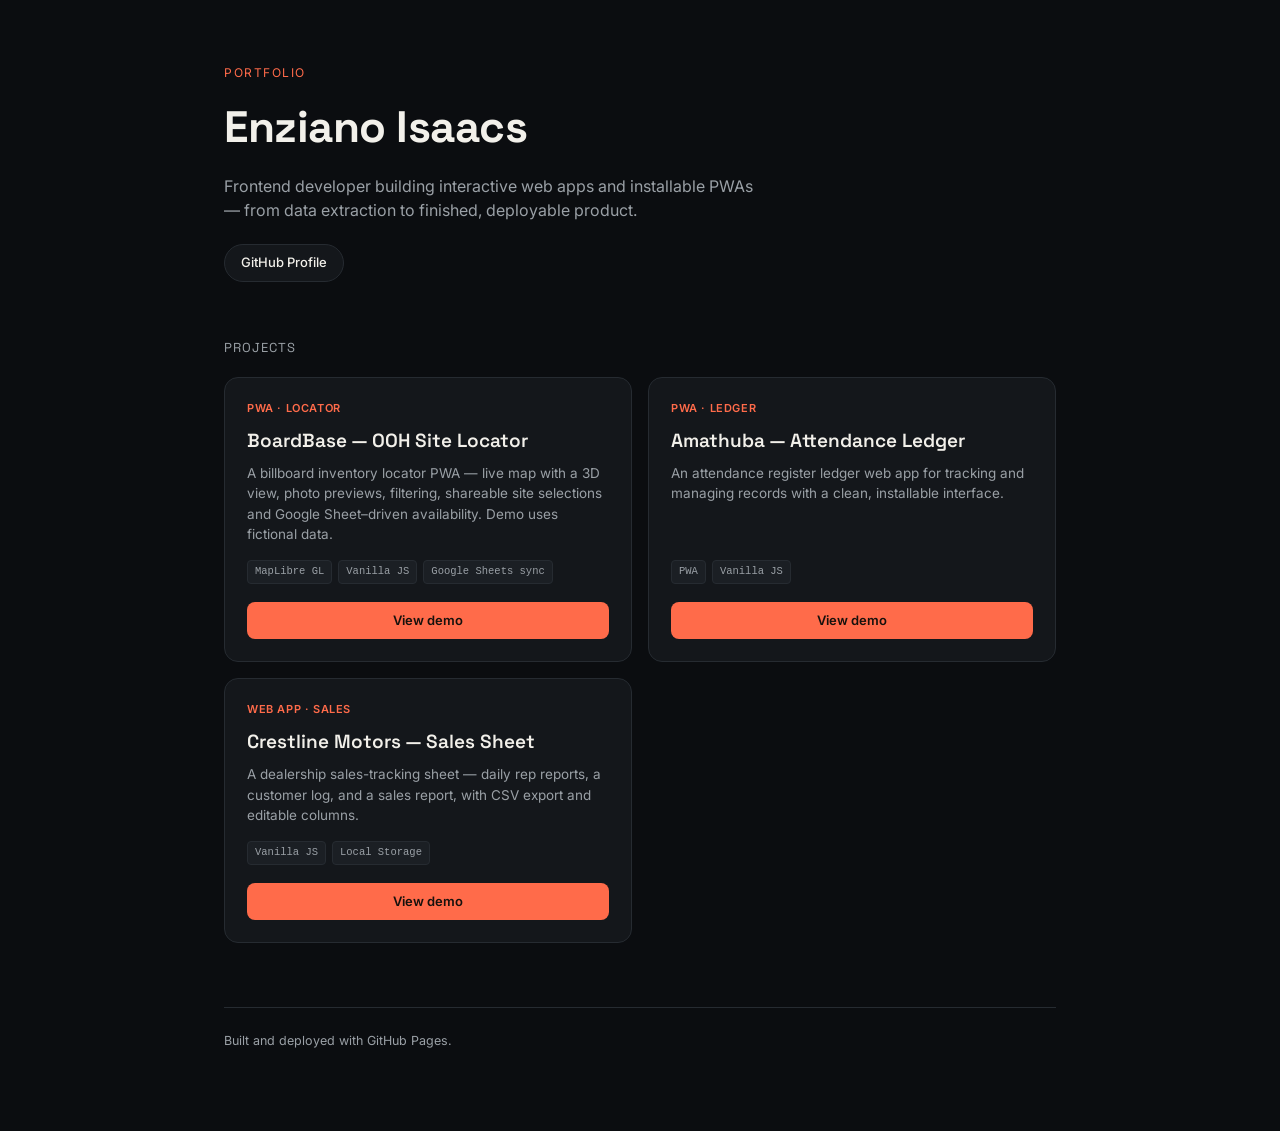
<file: index.html>
<!DOCTYPE html>
<html lang="en">
<head>
<meta charset="UTF-8" />
<meta name="viewport" content="width=device-width, initial-scale=1" />
<title>Enziano — Portfolio</title>
<meta name="description" content="Frontend developer portfolio — interactive PWA demos and web apps." />
<meta name="theme-color" content="#0b0d10" />

<link rel="preconnect" href="https://fonts.googleapis.com">
<link rel="preconnect" href="https://fonts.gstatic.com" crossorigin>
<link href="https://fonts.googleapis.com/css2?family=Space+Grotesk:wght@500;600;700&family=Inter:wght@400;500;600&display=swap" rel="stylesheet">

<style>
  :root {
    --bg: #0b0d10;
    --surface: #14171b;
    --surface-alt: #1b1f24;
    --line: #262b31;
    --ink: #f2f0ea;
    --ink-mute: #9aa0a6;
    --accent: #ff6b4a;
    --accent-dim: #cc5539;
    --font-display: "Space Grotesk", sans-serif;
    --font-body: "Inter", -apple-system, sans-serif;
  }

  * { box-sizing: border-box; }
  html, body { margin: 0; padding: 0; }

  body {
    background: var(--bg);
    color: var(--ink);
    font-family: var(--font-body);
    line-height: 1.5;
  }

  .wrap {
    max-width: 880px;
    margin: 0 auto;
    padding: 64px 24px 80px;
  }

  header {
    margin-bottom: 56px;
  }

  .eyebrow {
    font-size: 12px;
    text-transform: uppercase;
    letter-spacing: 1.5px;
    color: var(--accent);
    margin-bottom: 12px;
  }

  h1 {
    font-family: var(--font-display);
    font-size: clamp(32px, 5vw, 44px);
    font-weight: 700;
    margin: 0 0 14px;
    letter-spacing: -0.5px;
  }

  .lede {
    font-size: 16px;
    color: var(--ink-mute);
    max-width: 540px;
    margin: 0;
  }

  .links {
    display: flex;
    gap: 10px;
    margin-top: 22px;
  }
  .links a {
    font-size: 13px;
    font-weight: 500;
    color: var(--ink);
    background: var(--surface);
    border: 1px solid var(--line);
    border-radius: 999px;
    padding: 8px 16px;
    text-decoration: none;
    transition: border-color .15s, color .15s;
  }
  .links a:hover { border-color: var(--accent); color: var(--accent); }

  .section-label {
    font-family: var(--font-display);
    font-size: 13px;
    text-transform: uppercase;
    letter-spacing: 1px;
    color: var(--ink-mute);
    margin-bottom: 20px;
  }

  .projects {
    display: grid;
    grid-template-columns: 1fr;
    gap: 16px;
  }
  @media (min-width: 640px) {
    .projects { grid-template-columns: 1fr 1fr; }
  }

  .card {
    background: var(--surface);
    border: 1px solid var(--line);
    border-radius: 14px;
    padding: 22px;
    display: flex;
    flex-direction: column;
    transition: border-color .15s, transform .15s;
  }
  .card:hover { border-color: var(--accent-dim); transform: translateY(-2px); }

  .card-tag {
    font-size: 11px;
    font-weight: 600;
    text-transform: uppercase;
    letter-spacing: 0.6px;
    color: var(--accent);
    margin-bottom: 10px;
  }

  .card h2 {
    font-family: var(--font-display);
    font-size: 19px;
    margin: 0 0 8px;
    font-weight: 600;
  }

  .card p {
    font-size: 13.5px;
    color: var(--ink-mute);
    margin: 0 0 16px;
    flex: 1;
  }

  .stack {
    display: flex;
    flex-wrap: wrap;
    gap: 6px;
    margin-bottom: 18px;
  }
  .stack span {
    font-size: 10.5px;
    font-family: "SFMono-Regular", Consolas, monospace;
    color: var(--ink-mute);
    background: var(--surface-alt);
    border: 1px solid var(--line);
    border-radius: 4px;
    padding: 3px 7px;
  }

  .card-actions {
    display: flex;
    gap: 8px;
  }
  .btn {
    flex: 1;
    text-align: center;
    font-size: 13px;
    font-weight: 600;
    text-decoration: none;
    padding: 9px 12px;
    border-radius: 8px;
    transition: filter .15s;
  }
  .btn:hover { filter: brightness(1.08); }
  .btn.primary { background: var(--accent); color: #16110d; }
  .btn.ghost { background: transparent; color: var(--ink); border: 1px solid var(--line); }

  .empty-note {
    font-size: 13px;
    color: var(--ink-mute);
    border: 1px dashed var(--line);
    border-radius: 12px;
    padding: 18px;
    text-align: center;
  }

  footer {
    margin-top: 64px;
    padding-top: 24px;
    border-top: 1px solid var(--line);
    font-size: 12.5px;
    color: var(--ink-mute);
  }
</style>
</head>
<body>
<div class="wrap">

  <header>
    <div class="eyebrow">Portfolio</div>
    <h1>Enziano Isaacs</h1>
    <p class="lede">Frontend developer building interactive web apps and installable PWAs — from data extraction to finished, deployable product.</p>
    <div class="links">
      <a href="https://github.com/EisAAcs12" target="_blank" rel="noopener">GitHub Profile</a>
    </div>
  </header>

  <div class="section-label">Projects</div>

  <div class="projects">

    <div class="card">
      <div class="card-tag">PWA · Locator</div>
      <h2>BoardBase — OOH Site Locator</h2>
      <p>A billboard inventory locator PWA — live map with a 3D view, photo previews, filtering, shareable site selections and Google Sheet–driven availability. Demo uses fictional data.</p>
      <div class="stack">
        <span>MapLibre GL</span><span>Vanilla JS</span><span>Google Sheets sync</span>
      </div>
      <div class="card-actions">
        <a class="btn primary" href="./boardbase-demo/" target="_blank" rel="noopener">View demo</a>
      </div>
    </div>

    <div class="card">
      <div class="card-tag">PWA · Ledger</div>
      <h2>Amathuba — Attendance Ledger</h2>
      <p>An attendance register ledger web app for tracking and managing records with a clean, installable interface.</p>
      <div class="stack">
        <span>PWA</span><span>Vanilla JS</span>
      </div>
      <div class="card-actions">
        <a class="btn primary" href="./amathuba-hub-demo/" target="_blank" rel="noopener">View demo</a>
      </div>
    </div>

<div class="card">
        <div class="card-tag">Web App · Sales</div>
        <h2>Crestline Motors — Sales Sheet</h2>
        <p>A dealership sales-tracking sheet — daily rep reports, a customer log, and a sales report, with CSV export and editable columns.</p>
        <div class="stack">
          <span>Vanilla JS</span><span>Local Storage</span>
        </div>
        <div class="card-actions">
          <a class="btn primary" href="./sales-report-demo/" target="_blank" rel="noopener">View demo</a>
        </div>
      </div>

  </div>

  <footer>
    Built and deployed with GitHub Pages.
  </footer>

</div>
</body>
</html>
</file>
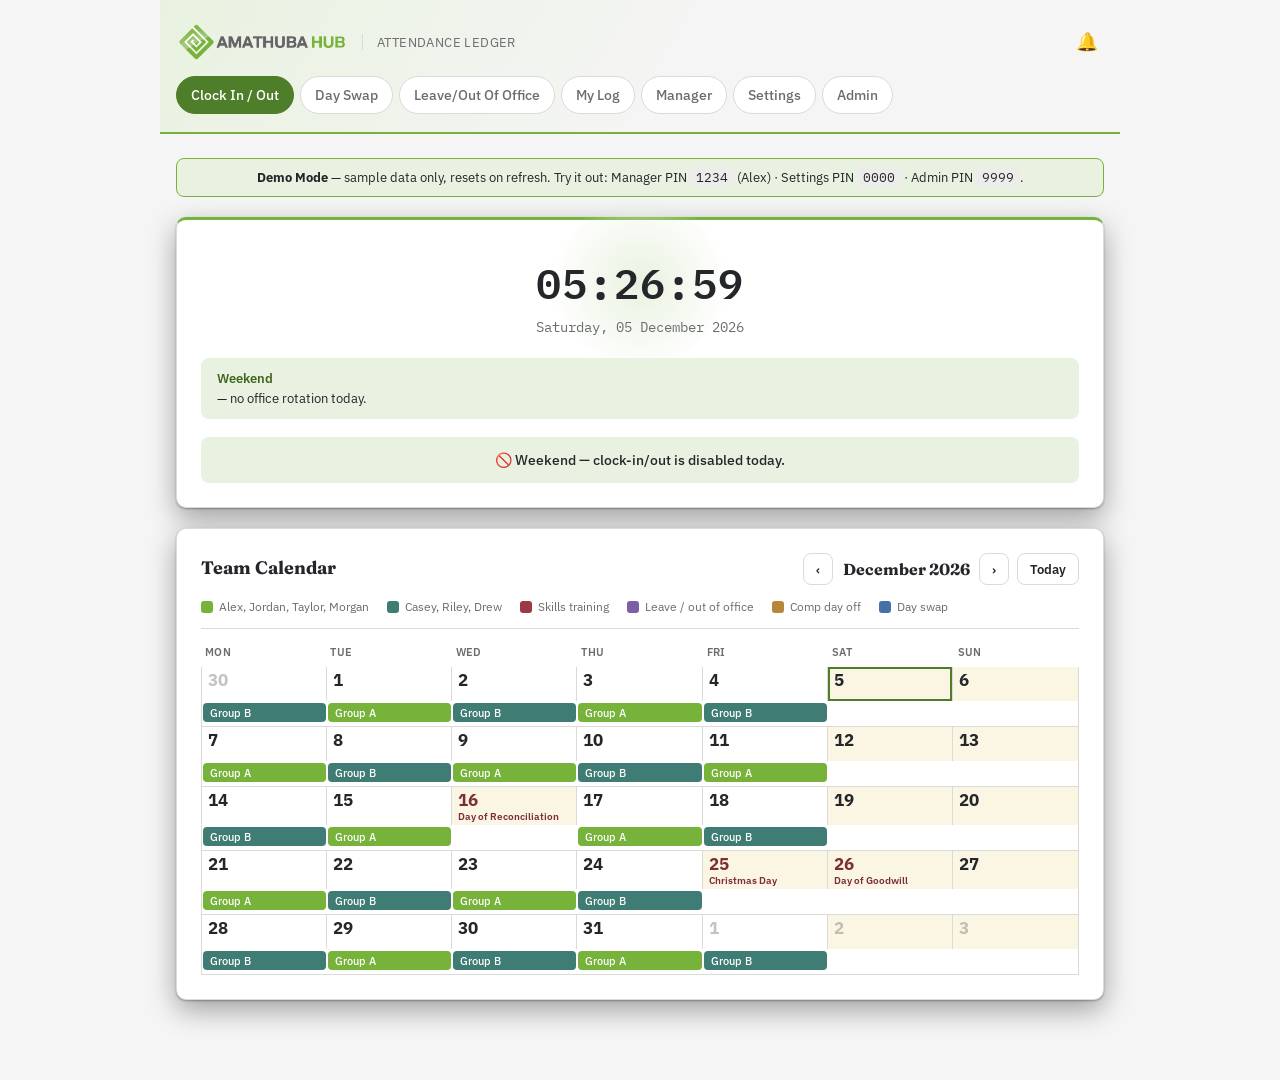
<file: amathuba-hub-demo/index.html>
<!doctype html>
<html lang="en">
<head>
<meta charset="UTF-8">
<meta name="viewport" content="width=device-width, initial-scale=1.0">
<title>Amathuba Hub — Attendance Ledger (Demo)</title>
<meta name="theme-color" content="#F5F5F5">
<style>
@import url('https://fonts.googleapis.com/css2?family=Fraunces:opsz,wght@9..144,600;9..144,900&family=IBM+Plex+Sans:wght@400;500;600&family=IBM+Plex+Mono:wght@400;500;600&display=swap');

:root{
  --bg: #F5F5F5;
  --surface: #FFFFFF;
  --surface-alt: #ECECEA;
  --ink: #24262A;
  --ink-muted: #6B6C70;
  --accent: #77B23B;
  --accent-dark: #4F7E2A;
  --accent-bright: #3F6621;
  --accent-soft: #E9F2E0;
  --teal: #3F7D74;
  --teal-dark: #2E5F58;
  --danger: #9B3A44;
  --danger-dark: #7C2E36;
  --border: #DADAD7;
  --leave-color: #7C5FA6;
  --compoff-color: #B8863A;
  --swap-color: #4472A8;
  --radius: 10px;
}

*{box-sizing:border-box;}
html,body{margin:0;padding:0;color-scheme:light;}
body{
  background:var(--bg);
  color:var(--ink);
  font-family:'IBM Plex Sans', system-ui, sans-serif;
  min-height:100vh;
}
#app{max-width:960px;margin:0 auto;padding:0 16px 60px;}

/* ---------- Top bar ---------- */
.topbar{
  display:flex;flex-direction:column;gap:14px;
  padding:22px 16px 18px;
  margin:0 -16px 24px;
  border-bottom:2px solid var(--accent);
  background:linear-gradient(120deg, var(--accent-soft) 0%, transparent 55%);
}
.brand{display:flex;align-items:center;gap:14px;flex-wrap:wrap;}
.brand-logo{height:40px;width:auto;display:block;}
.brand-tagline{
  font-size:12.5px;color:var(--ink-muted);letter-spacing:0.4px;text-transform:uppercase;
  padding-left:14px;border-left:1px solid var(--border);
  line-height:1.3;
}

.notif-bell{
  position:relative;
  background:none;border:none;cursor:pointer;
  font-size:18px;padding:6px;margin-left:auto;
  color:var(--ink);line-height:1;
}
.notif-badge{
  position:absolute;top:0;right:0;
  background:var(--danger);color:#fff;
  font-size:10px;font-weight:700;
  min-width:16px;height:16px;border-radius:999px;
  display:flex;align-items:center;justify-content:center;
  padding:0 3px;
}
.notif-panel{
  position:absolute;top:60px;right:16px;
  width:300px;max-width:calc(100vw - 32px);
  max-height:360px;overflow-y:auto;
  background:var(--surface);border:1px solid var(--border);
  border-radius:var(--radius);
  box-shadow:0 10px 30px rgba(0,0,0,0.4);
  z-index:900;
}
.notif-panel.hidden{display:none;}
.notif-item{
  padding:12px 14px;border-bottom:1px solid var(--border);
}
.notif-item:last-child{border-bottom:none;}
.notif-item__msg{font-size:13px;color:var(--ink);line-height:1.4;}
.notif-item__time{font-size:11px;color:var(--ink-muted);margin-top:4px;font-family:'IBM Plex Mono',monospace;}
.notif-item--empty{color:var(--ink-muted);font-size:13px;text-align:center;}

.tabs{display:flex;gap:6px;flex-wrap:wrap;}
.tab{
  font-family:'IBM Plex Sans',sans-serif;
  font-size:13.5px;font-weight:500;
  padding:9px 14px;border-radius:999px;
  border:1px solid var(--border);
  background:var(--surface);
  color:var(--ink-muted);
  cursor:pointer;
  transition:background .15s, color .15s, border-color .15s;
}
.tab:hover{border-color:var(--ink-muted);color:var(--ink);}
.tab.active{background:var(--accent-dark);border-color:var(--accent-dark);color:#fff;}
.tab-admin.active{background:var(--danger-dark);border-color:var(--danger-dark);color:#fff;}
.tab:focus-visible, .btn:focus-visible, select:focus-visible, input:focus-visible, textarea:focus-visible{
  outline:2px solid var(--teal); outline-offset:2px;
}

/* ---------- Layout bits ---------- */
.card{
  background:var(--surface);
  border:1px solid var(--border);
  border-radius:var(--radius);
  padding:24px;
  margin-bottom:20px;
  box-shadow:0 1px 2px rgba(0,0,0,0.3), 0 10px 28px rgba(0,0,0,0.35);
}
.card--hero{
  border-top:3px solid var(--accent);
}
.card__title{
  font-family:'Fraunces',serif;font-weight:700;font-size:18px;
  margin:0 0 4px;
}
.card__sub{color:var(--ink-muted);font-size:13.5px;margin:0 0 18px;}

.field{display:flex;flex-direction:column;gap:6px;margin-bottom:16px;}
.field label{font-size:12.5px;font-weight:600;color:var(--ink-muted);text-transform:uppercase;letter-spacing:0.4px;}
select,input[type=date],input[type=time],input[type=datetime-local],input[type=text],input[type=password],textarea{
  font-family:'IBM Plex Sans',sans-serif;
  font-size:14.5px;
  padding:11px 12px;
  border-radius:8px;
  border:1px solid var(--border);
  background:var(--surface-alt);
  color:var(--ink);
}
textarea{resize:vertical;min-height:70px;font-family:'IBM Plex Sans',sans-serif;}

.btn{
  font-family:'IBM Plex Sans',sans-serif;
  font-size:14.5px;font-weight:600;
  padding:12px 20px;border-radius:8px;border:none;
  cursor:pointer;
  transition:transform .08s, opacity .12s;
}
.btn:active{transform:scale(0.98);}
.btn--primary{background:var(--accent-dark);color:#fff;}
.btn--primary:hover{filter:brightness(1.1);}
.btn--teal{background:var(--teal);color:#fff;}
.btn--teal:hover{background:var(--teal-dark);}
.btn--ghost{background:transparent;border:1px solid var(--border);color:var(--ink);}
.btn--ghost:hover{border-color:var(--ink-muted);}
.btn--danger{background:var(--danger);color:#fff;}
.btn--danger:hover{background:var(--danger-dark);}
.btn--sm{padding:7px 12px;font-size:12.5px;}
.btn[disabled]{opacity:0.45;cursor:not-allowed;}

.badge{
  display:inline-block;font-size:11.5px;font-weight:600;
  padding:3px 9px;border-radius:999px;letter-spacing:0.3px;
  text-transform:uppercase;
}
.badge--pending{background:#F2E6C9;color:#7A5A17;}
.badge--approved{background:#DCEAE7;color:var(--teal-dark);}
.badge--rejected{background:#F1DBDD;color:var(--danger-dark);}
.badge--late{background:#F1DBDD;color:var(--danger-dark);}
.badge--ontime{background:#DCEAE7;color:var(--teal-dark);}

/* ---------- Clock tab ---------- */
.clock-display{
  font-family:'IBM Plex Mono',monospace;
  text-align:center;padding:6px 0 22px;
  position:relative;
}
.clock-halo{
  position:absolute;
  top:50%;left:50%;
  width:180px;height:180px;
  transform:translate(-50%,-60%);
  background:radial-gradient(circle, var(--accent-soft) 0%, transparent 70%);
  z-index:0;
  pointer-events:none;
}
.clock-display .time{position:relative;z-index:1;font-size:42px;font-weight:600;color:var(--ink);letter-spacing:1px;}
.clock-display .date{position:relative;z-index:1;font-size:13.5px;color:var(--ink-muted);margin-top:4px;}

.stamp-btn{
  width:100%;padding:20px;font-size:17px;border-radius:12px;
  display:flex;align-items:center;justify-content:center;gap:10px;
  position:relative;
  overflow:visible;
}
.stamp-btn.stamped{animation:stamp .35s ease;}
.stamp-btn.stamped::after{
  content:'';
  position:absolute;
  inset:0;
  border-radius:12px;
  border:2px solid var(--accent-dark);
  animation:ringPulse .6s ease-out;
  pointer-events:none;
}
@keyframes stamp{
  0%{transform:scale(1) rotate(0);}
  35%{transform:scale(0.93) rotate(-2deg);}
  100%{transform:scale(1) rotate(0);}
}
@keyframes ringPulse{
  0%{transform:scale(1);opacity:0.9;}
  100%{transform:scale(1.15);opacity:0;}
}

.confirm-note{
  margin-top:14px;padding:12px 14px;border-radius:8px;
  background:var(--surface-alt);font-size:13.5px;color:var(--ink);
  font-family:'IBM Plex Mono',monospace;
}
.location-note{
  margin:10px 0 0;font-size:12px;color:var(--ink-muted);text-align:center;
}
.location-link{
  display:inline-block;margin-top:4px;font-size:12px;
  color:var(--accent-bright);text-decoration:none;font-weight:500;
}
.location-link:hover{text-decoration:underline;}

/* ---------- Admin: System Info / Raw Data ---------- */
.sysinfo-grid{
  display:grid;grid-template-columns:repeat(auto-fill, minmax(180px, 1fr));
  gap:10px;
}
.sysinfo-item{
  background:var(--surface-alt);border-radius:8px;padding:10px 12px;
  display:flex;flex-direction:column;gap:3px;
}
.sysinfo-label{font-size:11px;text-transform:uppercase;letter-spacing:0.3px;color:var(--ink-muted);font-weight:600;}
.sysinfo-value{font-family:'IBM Plex Mono',monospace;font-size:13px;color:var(--ink);word-break:break-word;}
.raw-data-view{
  background:var(--surface-alt);border-radius:8px;padding:14px;
  font-family:'IBM Plex Mono',monospace;font-size:11.5px;line-height:1.5;
  color:var(--ink);overflow-x:auto;max-height:400px;overflow-y:auto;
  margin:14px 0 0;white-space:pre-wrap;word-break:break-word;
}
.training-note{
  padding:14px 16px;border-radius:8px;
  background:var(--accent-soft);color:var(--ink);
  font-size:14px;font-weight:500;text-align:center;
  margin:0;
}

/* ---------- Ledger / list rows ---------- */
.ledger-row{
  display:flex;justify-content:space-between;align-items:center;gap:12px;
  padding:13px 0;border-bottom:1px dashed var(--border);
}
.ledger-row:last-child{border-bottom:none;}
.ledger-row__main{display:flex;flex-direction:column;gap:2px;}
.ledger-row__name{font-weight:600;font-size:14px;}
.ledger-row__meta{font-family:'IBM Plex Mono',monospace;font-size:12.5px;color:var(--ink-muted);}
.ledger-row__reason{font-size:12.5px;color:var(--ink-muted);margin-top:3px;max-width:420px;}
.ledger-row__actions{display:flex;gap:6px;flex-shrink:0;}
.day-summary{
  margin-bottom:18px;padding-bottom:4px;
  border-bottom:1px solid var(--border);
}
.day-summary:last-child{border-bottom:none;}
.day-summary__head{
  display:flex;justify-content:space-between;align-items:center;flex-wrap:wrap;gap:8px;
  margin-bottom:6px;
}
.day-summary__date{font-family:'Fraunces',serif;font-weight:700;font-size:15px;}
.empty-note{color:var(--ink-muted);font-size:13.5px;padding:10px 0;}

.section-heading{
  font-size:12.5px;font-weight:600;text-transform:uppercase;letter-spacing:0.5px;
  color:var(--ink-muted);margin:26px 0 10px;
}
.section-heading:first-child{margin-top:0;}

.schedule-banner{
  background:var(--accent-soft);
  border-radius:8px;
  padding:12px 16px;
  font-size:13px;
  color:var(--ink);
  margin-bottom:18px;
  display:flex;flex-direction:column;gap:3px;
}
.schedule-banner__label{font-weight:600;color:var(--accent-bright);}
.demo-banner{
  background:var(--accent-soft);
  border:1px solid var(--accent);
  border-radius:8px;
  padding:10px 16px;
  font-size:13px;
  color:var(--ink);
  margin-bottom:20px;
  text-align:center;
}
.demo-banner code{
  background:var(--surface-alt);
  padding:2px 6px;
  border-radius:4px;
  font-family:'IBM Plex Mono',monospace;
  font-size:12.5px;
}
.schedule-banner__warning{
  margin-top:6px;padding:8px 10px;border-radius:6px;
  background:#F1DBDD;color:var(--danger-dark);font-size:12.5px;font-weight:500;
}
.schedule-note{
  font-size:13px;color:var(--ink-muted);margin:0 0 16px;
}
.schedule-note strong{color:var(--accent-bright);}

/* ---------- Team Calendar ---------- */
.cal-header{display:flex;justify-content:space-between;align-items:center;flex-wrap:wrap;gap:10px;margin-bottom:14px;}
.cal-nav{display:flex;align-items:center;gap:8px;}
.cal-nav__label{font-family:'Fraunces',serif;font-weight:700;font-size:16px;min-width:130px;text-align:center;}

.cal-legend{
  display:flex;flex-wrap:wrap;gap:12px 18px;
  margin-bottom:16px;padding-bottom:14px;border-bottom:1px solid var(--border);
}
.cal-legend__item{
  display:flex;align-items:center;gap:6px;
  font-size:12px;color:var(--ink-muted);
}
.cal-legend__swatch{
  width:12px;height:12px;border-radius:3px;flex-shrink:0;
}
.cal-legend__swatch--groupA{background:var(--accent);}
.cal-legend__swatch--groupB{background:var(--teal);}
.cal-legend__swatch--training{background:var(--danger);}
.cal-legend__swatch--leave{background:var(--leave-color);}
.cal-legend__swatch--compoff{background:var(--compoff-color);}
.cal-legend__swatch--swap{background:var(--swap-color);}

.cal-weekday-row{display:grid;grid-template-columns:repeat(7, 1fr);gap:0;margin-bottom:4px;}
.cal-weekday{
  text-align:left;font-size:11px;font-weight:600;color:var(--ink-muted);
  text-transform:uppercase;letter-spacing:0.3px;padding:0 4px 4px;
}

.cal-week{border:1px solid var(--border);border-top:none;}
.cal-week:first-of-type{border-top:1px solid var(--border);}
.cal-week__daynums{display:grid;grid-template-columns:repeat(7, 1fr);}
.cal-daynum{
  min-height:34px;
  border-right:1px solid var(--border);
  padding:5px 6px 2px;
  font-family:'IBM Plex Sans',sans-serif;
  display:flex;flex-direction:column;
  background:var(--surface);
}
.cal-daynum:last-child{border-right:none;}
.cal-daynum__num{font-size:17px;font-weight:700;color:var(--ink);line-height:1;}
.cal-daynum--otherMonth .cal-daynum__num{color:var(--ink-muted);opacity:0.4;}
.cal-daynum--weekend{background:#FBF6E3;}
.cal-daynum--holiday{background:#FBF6E3;}
.cal-daynum--holiday .cal-daynum__num{color:var(--danger-dark);}
.cal-daynum__holiday-label{font-size:10px;color:var(--danger-dark);font-weight:600;margin-top:2px;line-height:1.2;}
.cal-daynum--today{box-shadow:inset 0 0 0 2px var(--accent-dark);}

.cal-week__events{
  display:grid;grid-template-columns:repeat(7, 1fr);
  grid-auto-rows:21px;
  gap:2px 0;
  padding:2px 0;
}
.cal-event-bar{
  font-size:10.5px;font-weight:500;color:#fff;
  padding:2px 7px;margin:0 1px;border-radius:4px;
  white-space:nowrap;overflow:hidden;text-overflow:ellipsis;
  display:flex;align-items:center;height:19px;
}
.cal-event-bar--training{background:var(--danger);}
.cal-event-bar--leave{background:var(--leave-color);}
.cal-event-bar--compoff{background:var(--compoff-color);color:#3D2D06;}
.cal-event-bar--swap{background:var(--swap-color);}
.cal-event-bar--groupA{background:var(--accent);}
.cal-event-bar--groupB{background:var(--teal);}
.cal-event-bar--pending{
  background-image:repeating-linear-gradient(45deg, rgba(255,255,255,0.4) 0 6px, transparent 6px 12px);
}

@media (max-width: 560px){
  .cal-daynum__num{font-size:15px;}
  .cal-event-bar{font-size:9.5px;}
  .cal-nav__label{min-width:100px;font-size:14px;}
  .cal-legend{gap:8px 12px;}
  .cal-legend__item{font-size:11px;}
}
.pin-gate{max-width:320px;margin:0 auto;text-align:center;}
.pin-gate .card__title{text-align:center;}

.emp-chip{
  display:inline-flex;align-items:center;gap:8px;
  background:var(--surface-alt);border-radius:999px;
  padding:6px 6px 6px 14px;font-size:13.5px;margin:4px 6px 4px 0;
}
.emp-chip button{
  border:none;background:var(--danger-dark);color:#fff;border-radius:50%;
  width:20px;height:20px;font-size:12px;cursor:pointer;line-height:1;
}

.danger-zone{border:1px solid var(--danger);border-radius:var(--radius);padding:18px;background:rgba(180,82,93,0.12);}
.danger-zone .card__title{color:var(--danger);}

.modal-overlay{
  position:fixed;inset:0;
  background:rgba(38,40,42,0.45);
  display:flex;align-items:center;justify-content:center;
  z-index:1000;
  padding:20px;
}
.modal-overlay.hidden{display:none;}
.modal-box{
  background:var(--surface);
  border-radius:var(--radius);
  padding:24px;
  max-width:380px;
  width:100%;
  box-shadow:0 10px 40px rgba(0,0,0,0.5);
}
.modal-box p{margin:0 0 16px;font-size:14.5px;color:var(--ink);line-height:1.4;}
.modal-actions{display:flex;justify-content:flex-end;gap:8px;}

@media (prefers-reduced-motion: reduce){
  .stamp-btn.stamped, .stamp-btn.stamped::after{animation:none;}
  .btn{transition:none;}
}

@media (max-width: 560px){
  .brand-logo{height:32px;}
  .brand-tagline{padding-left:0;border-left:none;flex-basis:100%;}
  .clock-display .time{font-size:32px;}
  .card{padding:18px;}
  .ledger-row{flex-direction:column;align-items:flex-start;}
  .ledger-row__actions{align-self:flex-end;}
}
</style>
</head>
<body>
<div id="app">
  <header class="topbar">
    <div class="brand">
      <img class="brand-logo" src="[data-uri]" alt="Amathuba Hub">
      <span class="brand-tagline">Attendance Ledger</span>
      <button id="notifBellBtn" class="notif-bell" title="Notifications">
        🔔<span id="notifBadge" class="notif-badge" style="display:none;">0</span>
      </button>
    </div>
    <div id="notifPanel" class="notif-panel hidden"></div>
    <nav class="tabs" id="tabs">
      <button class="tab active" data-tab="clock">Clock In / Out</button>
      <button class="tab" data-tab="swap">Day Swap</button>
      <button class="tab" data-tab="leave">Leave/Out Of Office</button>
      <button class="tab" data-tab="history">My Log</button>
      <button class="tab" data-tab="manager">Manager</button>
      <button class="tab" data-tab="settings">Settings</button>
      <button class="tab tab-admin" data-tab="admin">Admin</button>
    </nav>
  </header>
  <div class="demo-banner">
    <strong>Demo Mode</strong> — sample data only, resets on refresh. Try it out: Manager PIN <code>1234</code> (Alex) · Settings PIN <code>0000</code> · Admin PIN <code>9999</code>.
  </div>
  <main id="view"></main>
</div>

<div id="modalOverlay" class="modal-overlay hidden">
  <div class="modal-box">
    <p id="modalMessage"></p>
    <div class="field" id="modalInputWrap" style="display:none;">
      <input type="text" id="modalInput">
    </div>
    <div class="modal-actions">
      <button class="btn btn--ghost" id="modalCancelBtn">Cancel</button>
      <button class="btn btn--danger" id="modalConfirmBtn">Confirm</button>
    </div>
  </div>
</div>

<script>
// ---------------------------------------------------------------
// DEMO VERSION — this uses in-memory sample data only. Nothing here
// connects to any real database; refreshing the page resets everything.
// ---------------------------------------------------------------
const DEMO_STORE = {};

// ---------------------------------------------------------------
// Defaults live in state.settings so the Admin tab can change them
// at runtime. (Demo build: PINs below are sample values, safe to share.)
// ---------------------------------------------------------------
const KEY_EMPLOYEES = "amathuba_employees";
const KEY_ATTENDANCE = "amathuba_attendance";
const KEY_SWAPS = "amathuba_swaps";
const KEY_LEAVE = "amathuba_leave";
const KEY_SETTINGS = "amathuba_settings";
const KEY_NOTIFICATIONS = "amathuba_notifications";

const DEFAULT_EMPLOYEES = ["Alex", "Drew", "Morgan", "Casey", "Jordan", "Riley", "Taylor"];
const GROUP_A = ["Alex", "Jordan", "Taylor", "Morgan"];
const GROUP_B = ["Casey", "Riley", "Drew"];
const REQUIRED_HOURS = 8; // fixed daily target: leave time = clock-in time + this many hours

// Skills development classes: separate groups from the hybrid office groups above.
// Casey isn't in either — he stays on his normal hybrid schedule throughout.
const SKILLS_GROUP_1 = ["Alex", "Morgan", "Drew"];
const SKILLS_GROUP_2 = ["Riley", "Taylor", "Jordan"];

// Each block: Group 1 trains first, Group 2 trains immediately after.
// Hardcoded because the exact dates don't follow a clean formula month to month.
const SKILLS_BLOCKS = [
  {
    group1Dates: ["2026-08-17", "2026-08-18", "2026-08-19", "2026-08-20"],
    group2Dates: ["2026-08-21", "2026-08-24", "2026-08-25", "2026-08-26"]
  },
  {
    group1Dates: ["2026-09-21", "2026-09-22", "2026-09-23", "2026-09-24"],
    group2Dates: ["2026-09-25", "2026-09-28", "2026-09-29", "2026-09-30"]
  },
  {
    group1Dates: ["2026-10-14", "2026-10-15", "2026-10-16"],
    group2Dates: ["2026-10-19", "2026-10-20", "2026-10-21"]
  }
];

const DEFAULT_SETTINGS = {
  startTime: "08:00",
  scheduleAnchorMonday: "2026-07-27", // a known Monday
  anchorGroupAIsMWF: false,           // on that Monday, was Group A in on Mon/Wed/Fri?
  settingsPin: "0000",
  adminPin: "9999",
  managers: { "Alex": "1234" },    // name -> PIN, editable from the Admin tab
  publicHolidays: [                   // South Africa 2026 (source: gov.za) — add more from Settings tab
    { date: "2026-01-01", name: "New Year's Day" },
    { date: "2026-03-21", name: "Human Rights Day" },
    { date: "2026-04-03", name: "Good Friday" },
    { date: "2026-04-06", name: "Family Day" },
    { date: "2026-04-27", name: "Freedom Day" },
    { date: "2026-05-01", name: "Workers' Day" },
    { date: "2026-06-16", name: "Youth Day" },
    { date: "2026-08-09", name: "National Women's Day" },
    { date: "2026-08-10", name: "Women's Day observed" },
    { date: "2026-09-24", name: "Heritage Day" },
    { date: "2026-12-16", name: "Day of Reconciliation" },
    { date: "2026-12-25", name: "Christmas Day" },
    { date: "2026-12-26", name: "Day of Goodwill" }
  ]
};

let state = {
  employees: [],
  attendance: [],
  swaps: [],
  leave: [],
  settings: JSON.parse(JSON.stringify(DEFAULT_SETTINGS))
};

let managerUnlocked = false;
let managerName = "";
let settingsUnlocked = false;
let adminUnlocked = false;
let editingAttendanceId = null;
let editingSwapId = null;
let editingLeaveId = null;
let activeTab = "clock";
let selectedEmployee = "";
let historyEmployee = "";
let swapEmployee = "";
let leaveEmployee = "";
let pendingLateDraft = false; // whether the "late reason" panel is open
let calendarViewYear = new Date().getFullYear();
let calendarViewMonth = new Date().getMonth(); // 0-indexed
let rawDataViewerOpen = false;
let notifications = []; // kept separate from `state` — updated locally (demo has no live backend)

const APP_VERSION = "1.6.0";

// ---------------- Storage helpers (in-memory demo store) ----------------
async function getData(key, fallback){
  return (key in DEMO_STORE) ? JSON.parse(JSON.stringify(DEMO_STORE[key])) : fallback;
}
async function setData(key, value){
  DEMO_STORE[key] = JSON.parse(JSON.stringify(value));
  return true;
}

async function loadState(){
  const [employeesRaw, attendance, swaps, leave, settingsRaw] = await Promise.all([
    getData(KEY_EMPLOYEES, null),
    getData(KEY_ATTENDANCE, []),
    getData(KEY_SWAPS, []),
    getData(KEY_LEAVE, []),
    getData(KEY_SETTINGS, null)
  ]);
  let employees = employeesRaw;
  if(employees === null){
    employees = DEFAULT_EMPLOYEES.slice();
    await setData(KEY_EMPLOYEES, employees);
  }
  let settings = settingsRaw;
  if(settings === null){
    settings = JSON.parse(JSON.stringify(DEFAULT_SETTINGS));
    await setData(KEY_SETTINGS, settings);
  } else {
    // fill in any new fields older saved settings might be missing
    settings = Object.assign({}, DEFAULT_SETTINGS, settings);
  }
  state = { employees, attendance, swaps, leave, settings };
}

function uid(){
  return Date.now().toString(36) + Math.random().toString(36).slice(2,8);
}

// Captures location once, only at the moment of clock in/out — never runs
// in the background. Resolves to {lat, lng, accuracy} or null if unavailable,
// denied, or slow (8s timeout so a clock-in is never blocked by GPS).
function captureLocationOnce(){
  return new Promise((resolve)=>{
    if(!('geolocation' in navigator)){ resolve(null); return; }
    const timer = setTimeout(()=> resolve(null), 12000);
    navigator.geolocation.getCurrentPosition(
      (pos)=>{
        clearTimeout(timer);
        resolve({
          lat: pos.coords.latitude,
          lng: pos.coords.longitude,
          accuracy: Math.round(pos.coords.accuracy)
        });
      },
      ()=>{ clearTimeout(timer); resolve(null); },
      { enableHighAccuracy: false, timeout: 11000, maximumAge: 60000 }
    );
  });
}

// ---------------- Custom modal (replaces confirm/prompt/alert, which are
// blocked in some sandboxed preview contexts) ----------------
let modalState = { resolve: null, isPrompt: false };

function openModal({ message, isPrompt = false, defaultValue = '', confirmLabel = 'Confirm', danger = true, hideCancel = false }){
  return new Promise(resolve=>{
    modalState.resolve = resolve;
    modalState.isPrompt = isPrompt;
    document.getElementById('modalMessage').textContent = message;
    const wrap = document.getElementById('modalInputWrap');
    const input = document.getElementById('modalInput');
    if(isPrompt){
      wrap.style.display = 'block';
      input.value = defaultValue;
      setTimeout(()=>input.focus(), 50);
    } else {
      wrap.style.display = 'none';
    }
    const confirmBtn = document.getElementById('modalConfirmBtn');
    confirmBtn.textContent = confirmLabel;
    confirmBtn.className = 'btn ' + (danger ? 'btn--danger' : 'btn--primary');
    const cancelBtn = document.getElementById('modalCancelBtn');
    cancelBtn.style.display = hideCancel ? 'none' : 'inline-block';
    document.getElementById('modalOverlay').classList.remove('hidden');
  });
}

function closeModal(result){
  document.getElementById('modalOverlay').classList.add('hidden');
  if(modalState.resolve) modalState.resolve(result);
  modalState.resolve = null;
}

function askConfirm(message, confirmLabel = 'Confirm'){
  return openModal({ message, isPrompt: false, confirmLabel, danger: true });
}
function askPrompt(message, defaultValue = ''){
  return openModal({ message, isPrompt: true, defaultValue, confirmLabel: 'Save', danger: false });
}
function showAlert(message){
  return openModal({ message, isPrompt: false, confirmLabel: 'OK', danger: false, hideCancel: true });
}

function locationLinkHtml(location){
  if(!location) return '';
  const url = `https://www.google.com/maps?q=${location.lat},${location.lng}`;
  return `<a href="${url}" target="_blank" rel="noopener" class="location-link">📍 View location (±${location.accuracy}m)</a>`;
}

function fmtDateTime(iso){
  const d = new Date(iso);
  return d.toLocaleDateString('en-ZA', { day:'2-digit', month:'short', year:'numeric' }) +
    "  " + d.toLocaleTimeString('en-ZA', { hour:'2-digit', minute:'2-digit', second:'2-digit', hour12:false });
}
function fmtDate(iso){
  const d = new Date(iso + "T00:00:00");
  return d.toLocaleDateString('en-ZA', { day:'2-digit', month:'short', year:'numeric' });
}

function lastRecordFor(name){
  const rows = state.attendance.filter(r => r.name === name);
  return rows.length ? rows[rows.length - 1] : null;
}

// Groups an employee's attendance into calendar days and sums worked hours
// per day by pairing consecutive clock-in/clock-out records.
function computeDailySummary(name){
  const recs = state.attendance.filter(r=>r.name===name).slice().sort((a,b)=> new Date(a.ts) - new Date(b.ts));
  const byDate = {};
  recs.forEach(r=>{
    const dateKey = toISODateLocal(new Date(r.ts));
    if(!byDate[dateKey]) byDate[dateKey] = [];
    byDate[dateKey].push(r);
  });
  const summaries = Object.keys(byDate).sort().reverse().map(dateKey=>{
    const dayRecs = byDate[dateKey];
    let totalMs = 0;
    let openIn = null;
    dayRecs.forEach(r=>{
      if(r.type === 'in'){ openIn = r; }
      else if(r.type === 'out' && openIn){
        totalMs += (new Date(r.ts) - new Date(openIn.ts));
        openIn = null;
      }
    });
    const stillClockedIn = openIn !== null;
    const totalHours = totalMs / (1000*60*60);
    return {
      date: dateKey,
      totalHours,
      met: totalHours >= REQUIRED_HOURS,
      stillClockedIn,
      records: dayRecs
    };
  });
  return summaries;
}

function formatHours(h){
  const hrs = Math.floor(h);
  const mins = Math.round((h - hrs) * 60);
  return `${hrs}h ${mins}m`;
}

function isLateNow(){
  const now = new Date();
  const [h, m] = (state.settings.startTime || "08:00").split(":").map(Number);
  const threshold = new Date(now);
  threshold.setHours(h, m, 0, 0);
  return now > threshold;
}

// ---------------- Weekend / public holiday blocking ----------------
function isWeekendDate(date){
  const dow = date.getDay();
  return dow === 0 || dow === 6;
}
function getPublicHoliday(dateStr){
  return (state.settings.publicHolidays || []).find(h => h.date === dateStr) || null;
}
function isNonWorkingDay(date){
  const dateStr = toISODateLocal(date);
  return isWeekendDate(date) || !!getPublicHoliday(dateStr);
}
function nonWorkingDayLabel(date){
  const dateStr = toISODateLocal(date);
  const holiday = getPublicHoliday(dateStr);
  if(holiday) return `Public Holiday — ${holiday.name}`;
  if(isWeekendDate(date)) return 'Weekend';
  return null;
}

// ---------------- Hybrid schedule helpers ----------------
function mondayOf(date){
  const d = new Date(date);
  const day = d.getDay(); // 0 = Sun
  const diff = (day === 0) ? -6 : (1 - day);
  d.setDate(d.getDate() + diff);
  d.setHours(0,0,0,0);
  return d;
}

function isGroupAMWFForWeek(date){
  const anchor = new Date(state.settings.scheduleAnchorMonday + "T00:00:00");
  const weekMonday = mondayOf(date);
  const weeksDiff = Math.round((weekMonday - anchor) / (7*24*60*60*1000));
  const flipped = ((weeksDiff % 2) + 2) % 2 === 1;
  return flipped ? !state.settings.anchorGroupAIsMWF : state.settings.anchorGroupAIsMWF;
}

function officeGroupsForDate(date){
  const dow = date.getDay(); // 1=Mon..5=Fri
  const groupAisMWF = isGroupAMWFForWeek(date);
  if(dow === 1 || dow === 3 || dow === 5){
    return groupAisMWF ? { inOffice: GROUP_A, remote: GROUP_B } : { inOffice: GROUP_B, remote: GROUP_A };
  }
  if(dow === 2 || dow === 4){
    return groupAisMWF ? { inOffice: GROUP_B, remote: GROUP_A } : { inOffice: GROUP_A, remote: GROUP_B };
  }
  return { inOffice: [], remote: [] };
}

function toISODateLocal(d){
  const y = d.getFullYear();
  const m = String(d.getMonth()+1).padStart(2,'0');
  const day = String(d.getDate()).padStart(2,'0');
  return `${y}-${m}-${day}`;
}

// ---------------- DD/MM/YYYY date field helpers (used by Leave tab) ----------------
// Auto-inserts slashes as the person types: 27 -> 27/ -> 27/07 -> 27/07/2026
function applyDateMask(inputEl){
  inputEl.addEventListener('input', ()=>{
    let digits = inputEl.value.replace(/\D/g, '').slice(0, 8);
    let out = digits.slice(0,2);
    if(digits.length > 2) out += '/' + digits.slice(2,4);
    if(digits.length > 4) out += '/' + digits.slice(4,8);
    inputEl.value = out;
  });
}

// Parses "DD/MM/YYYY" into an ISO "YYYY-MM-DD" string, or null if invalid.
function parseDDMMYYYY(str){
  const match = /^(\d{2})\/(\d{2})\/(\d{4})$/.exec((str || '').trim());
  if(!match) return null;
  const day = parseInt(match[1], 10);
  const month = parseInt(match[2], 10);
  const year = parseInt(match[3], 10);
  if(month < 1 || month > 12 || day < 1 || day > 31 || year < 2000 || year > 2100) return null;
  const d = new Date(year, month - 1, day);
  if(d.getFullYear() !== year || d.getMonth() !== month - 1 || d.getDate() !== day) return null; // rejects e.g. 31/02
  return toISODateLocal(d);
}

// Formats an ISO "YYYY-MM-DD" string into "DD/MM/YYYY" for display in editable fields.
function isoToDDMMYYYY(iso){
  if(!iso) return '';
  const [y, m, d] = iso.split('-');
  return `${d}/${m}/${y}`;
}

// ---------------- Skills training overrides ----------------
function nextWeekday(dateStr){
  const d = new Date(dateStr + "T00:00:00");
  d.setDate(d.getDate() + 1);
  while(d.getDay() === 0 || d.getDay() === 6){ d.setDate(d.getDate() + 1); }
  return toISODateLocal(d);
}

// Checks whether, once `group`'s members are excluded, anyone is still
// scheduled in the office on `dateStr` per the normal hybrid rotation.
function hasCoverageExcluding(dateStr, excludeGroup){
  const d = new Date(dateStr + "T00:00:00");
  const { inOffice } = officeGroupsForDate(d);
  return inOffice.filter(n => !excludeGroup.includes(n)).length > 0;
}

// Returns 'training', 'comp-off', 'comp-blocked', or null for a given
// employee on a given date, based on the hardcoded skills training blocks.
function getTrainingStatus(name, dateStr){
  for(const block of SKILLS_BLOCKS){
    if(block.group1Dates.includes(dateStr) && SKILLS_GROUP_1.includes(name)) return 'training';
    if(block.group2Dates.includes(dateStr) && SKILLS_GROUP_2.includes(name)) return 'training';

    const group1CompDay = block.group2Dates[0]; // Group 2's first training day — always covered
    if(dateStr === group1CompDay && SKILLS_GROUP_1.includes(name)) return 'comp-off';

    const group2CompDay = nextWeekday(block.group2Dates[block.group2Dates.length - 1]);
    if(dateStr === group2CompDay && SKILLS_GROUP_2.includes(name)){
      return hasCoverageExcluding(dateStr, SKILLS_GROUP_2) ? 'comp-off' : 'comp-blocked';
    }
  }
  return null;
}

// Merges the normal hybrid in-office/remote split with skills-training
// overrides (training days, comp days off, and blocked comp days).
function isOnLeave(name, dateStr){
  return state.leave.some(l => l.name === name && dateStr >= l.startDate && dateStr <= l.endDate);
}

function officeStatusForDate(date){
  const dateStr = toISODateLocal(date);
  const base = officeGroupsForDate(date);
  let inOffice = base.inOffice.slice();
  let remote = base.remote.slice();
  const training = [];
  const compOff = [];
  const compBlocked = [];
  const onLeave = [];

  state.employees.forEach(name=>{
    if(isOnLeave(name, dateStr)){
      onLeave.push(name);
      inOffice = inOffice.filter(n=>n!==name);
      remote = remote.filter(n=>n!==name);
      return; // leave overrides training/comp-off — they're simply out
    }
    const status = getTrainingStatus(name, dateStr);
    if(status === 'training'){
      training.push(name);
      inOffice = inOffice.filter(n=>n!==name);
      remote = remote.filter(n=>n!==name);
    } else if(status === 'comp-off'){
      compOff.push(name);
      inOffice = inOffice.filter(n=>n!==name);
      remote = remote.filter(n=>n!==name);
    } else if(status === 'comp-blocked'){
      compBlocked.push(name);
    }
  });

  return { inOffice, remote, training, compOff, compBlocked, onLeave };
}

// Returns the next `count` weekday dates (YYYY-MM-DD) where `name` is scheduled
// in office (wantOffice=true) or scheduled remote (wantOffice=false).
function upcomingScheduleDates(name, wantOffice, count){
  const results = [];
  let d = new Date();
  d.setHours(0,0,0,0);
  let guard = 0;
  while(results.length < count && guard < 120){
    const dow = d.getDay();
    if(dow >= 1 && dow <= 5){
      const { inOffice } = officeGroupsForDate(d);
      const isOfficeDay = inOffice.includes(name);
      if(isOfficeDay === wantOffice){
        results.push(toISODateLocal(d));
      }
    }
    d.setDate(d.getDate()+1);
    guard++;
  }
  return results;
}

function personalWeekScheduleLabel(name){
  const days = ['Mon','Tue','Wed','Thu','Fri'];
  const today = new Date();
  const monday = mondayOf(today);
  const officeDays = [];
  for(let i=0;i<5;i++){
    const d = new Date(monday);
    d.setDate(monday.getDate()+i);
    const { inOffice } = officeGroupsForDate(d);
    if(inOffice.includes(name)) officeDays.push(days[i]);
  }
  return officeDays.length ? officeDays.join('/') : 'none';
}

// ---------------- Rendering shell ----------------
function setTab(tab){
  activeTab = tab;
  document.querySelectorAll('.tab').forEach(b=>{
    b.classList.toggle('active', b.dataset.tab === tab);
  });
  render();
}

document.getElementById('tabs').addEventListener('click', (e)=>{
  const btn = e.target.closest('.tab');
  if(!btn) return;
  setTab(btn.dataset.tab);
});

function render(){
  const view = document.getElementById('view');
  if(activeTab === 'clock') view.innerHTML = renderClockTab();
  else if(activeTab === 'swap') view.innerHTML = renderSwapTab();
  else if(activeTab === 'leave') view.innerHTML = renderLeaveTab();
  else if(activeTab === 'history') view.innerHTML = renderHistoryTab();
  else if(activeTab === 'manager') view.innerHTML = renderManagerTab();
  else if(activeTab === 'settings') view.innerHTML = renderSettingsTab();
  else if(activeTab === 'admin') view.innerHTML = renderAdminTab();
  attachHandlers();
}

// ---------------- Clock In / Out tab ----------------
function renderScheduleBanner(){
  const today = new Date();
  const blockedLabel = nonWorkingDayLabel(today);
  const status = officeStatusForDate(today);
  const { inOffice, remote, training, compOff, compBlocked, onLeave } = status;

  if(blockedLabel){
    return `<div class="schedule-banner"><span class="schedule-banner__label">${escapeHtml(blockedLabel)}</span> — no office rotation today.</div>`;
  }

  if(inOffice.length === 0 && remote.length === 0 && training.length === 0 && onLeave.length === 0){
    return `<div class="schedule-banner"><span class="schedule-banner__label">Weekend</span> — no office rotation today.</div>`;
  }

  let extra = '';
  if(training.length){
    extra += `<div><span class="schedule-banner__label">In training today:</span> ${training.map(escapeHtml).join(', ')} (in office, training room)</div>`;
  }
  if(compOff.length){
    extra += `<div><span class="schedule-banner__label">Comp day off today:</span> ${compOff.map(escapeHtml).join(', ')} (post-training)</div>`;
  }
  if(onLeave.length){
    extra += `<div><span class="schedule-banner__label">On leave today:</span> ${onLeave.map(escapeHtml).join(', ')}</div>`;
  }
  if(compBlocked.length){
    extra += `<div class="schedule-banner__warning">Note: comp day off for ${compBlocked.map(escapeHtml).join(', ')} postponed — no office coverage that day.</div>`;
  }

  return `
    <div class="schedule-banner">
      <div><span class="schedule-banner__label">In office today:</span> ${inOffice.length ? inOffice.map(escapeHtml).join(', ') : '—'}</div>
      <div><span class="schedule-banner__label">Remote today:</span> ${remote.length ? remote.map(escapeHtml).join(', ') : '—'}</div>
      ${extra}
    </div>
  `;
}

function renderClockTab(){
  const empOptions = state.employees.map(n=>`<option value="${escapeHtml(n)}" ${n===selectedEmployee?'selected':''}>${escapeHtml(n)}</option>`).join('');
  const noEmployees = state.employees.length === 0;
  const today = new Date();
  const blockedLabel = nonWorkingDayLabel(today);

  let actionBlock = '';
  if(blockedLabel){
    actionBlock = `<p class="training-note">🚫 ${escapeHtml(blockedLabel)} — clock-in/out is disabled today.</p>`;
  } else if(!noEmployees && selectedEmployee){
    const todayStr = toISODateLocal(new Date());
    const trainingStatus = getTrainingStatus(selectedEmployee, todayStr);

    if(isOnLeave(selectedEmployee, todayStr)){
      actionBlock = `<p class="training-note">You're on leave today — no clock-in needed. Enjoy your time off!</p>`;
    } else if(trainingStatus === 'training'){
      actionBlock = `<p class="training-note">You're in skills training today — no clock-in needed. Have a great session!</p>`;
    } else if(trainingStatus === 'comp-off'){
      actionBlock = `<p class="training-note">You're on your comp day off today — no clock-in needed. Enjoy the day!</p>`;
    } else {
      const last = lastRecordFor(selectedEmployee);
      const nextAction = (last && last.type === 'in') ? 'out' : 'in';
      const willBeLate = nextAction === 'in' && isLateNow();

      if(nextAction === 'in' && willBeLate){
        actionBlock = `
          <div class="field">
            <label for="lateReason">Why the late clock-in?</label>
            <textarea id="lateReason" placeholder="e.g. traffic on the N1, load shedding delay..."></textarea>
          </div>
          <button class="btn btn--danger stamp-btn" id="clockActionBtn" data-action="in" data-late="1">Confirm Late Clock-In</button>
        `;
      } else if(nextAction === 'in'){
        actionBlock = `<button class="btn btn--primary stamp-btn" id="clockActionBtn" data-action="in" data-late="0">Clock In</button>`;
      } else {
        actionBlock = `<button class="btn btn--teal stamp-btn" id="clockActionBtn" data-action="out" data-late="0">Clock Out</button>`;
      }
    }
  }

  return `
    <div class="card card--hero">
      <div class="clock-display">
        <div class="clock-halo"></div>
        <div class="time" id="liveClock">--:--:--</div>
        <div class="date" id="liveDate"></div>
      </div>
      ${renderScheduleBanner()}

      ${noEmployees ? `<p class="empty-note">No employees have been added yet. Ask your Owner to add the team under the Owner tab.</p>` : blockedLabel ? actionBlock : `
      <div class="field">
        <label for="empSelect">Your name</label>
        <select id="empSelect">
          <option value="">Select your name…</option>
          ${empOptions}
        </select>
      </div>
      ${actionBlock}
      ${actionBlock.includes('clockActionBtn') ? `<p class="location-note">📍 Your location is recorded at the moment you clock in/out — not tracked at any other time.</p>` : ''}
      `}
      <div id="clockConfirm"></div>
    </div>

    ${renderTeamCalendar()}
  `;
}

// ---------------- Team Calendar ----------------
const MONTH_NAMES = ["January","February","March","April","May","June","July","August","September","October","November","December"];
const WEEKDAY_LABELS = ["Mon","Tue","Wed","Thu","Fri","Sat","Sun"];

// Splits a sorted array of "YYYY-MM-DD" strings into runs of consecutive
// calendar days, so a training block like Fri,Mon,Tue,Wed (skipping the
// weekend) becomes two separate segments instead of one bar spanning through
// the weekend.
function splitIntoContiguousRuns(dates){
  const runs = [];
  let runStart = dates[0], prev = dates[0];
  for(let i=1; i<dates.length; i++){
    const prevDate = new Date(prev + "T00:00:00");
    const expectedNext = new Date(prevDate);
    expectedNext.setDate(expectedNext.getDate() + 1);
    if(toISODateLocal(expectedNext) !== dates[i]){
      runs.push({ start: runStart, end: prev });
      runStart = dates[i];
    }
    prev = dates[i];
  }
  runs.push({ start: runStart, end: prev });
  return runs;
}

// Builds a flat list of {startDate, endDate, label, colorClass, pending}
// events for the currently visible calendar range (with some padding).
function buildCalendarEvents(rangeStart, rangeEnd){
  const events = [];

  // Hybrid office rotation, shown as a bar per working day — same treatment
  // as training, just tagged isGroupEvent so it always claims the top lane.
  let d = new Date(rangeStart + "T00:00:00");
  const endD = new Date(rangeEnd + "T00:00:00");
  while(d <= endD){
    if(!isNonWorkingDay(d)){
      const ds = toISODateLocal(d);
      const base = officeGroupsForDate(d);
      const isGroupA = base.inOffice.some(n => GROUP_A.includes(n));
      events.push({
        startDate: ds, endDate: ds,
        label: isGroupA ? 'Group A' : 'Group B',
        colorClass: isGroupA ? 'groupA' : 'groupB',
        pending: false, isGroupEvent: true
      });
    }
    d.setDate(d.getDate() + 1);
  }

  SKILLS_BLOCKS.forEach(block=>{
    splitIntoContiguousRuns(block.group1Dates).forEach(run=>{
      if(run.end >= rangeStart && run.start <= rangeEnd){
        events.push({ startDate:run.start, endDate:run.end, label:'Group 1 Training', colorClass:'training', pending:false });
      }
    });
    splitIntoContiguousRuns(block.group2Dates).forEach(run=>{
      if(run.end >= rangeStart && run.start <= rangeEnd){
        events.push({ startDate:run.start, endDate:run.end, label:'Group 2 Training', colorClass:'training', pending:false });
      }
    });
    const g1CompDay = block.group2Dates[0];
    if(g1CompDay >= rangeStart && g1CompDay <= rangeEnd){
      events.push({ startDate:g1CompDay, endDate:g1CompDay, label:'Group 1 Comp Off', colorClass:'compoff', pending:false });
    }
    const g2CompDay = nextWeekday(block.group2Dates[block.group2Dates.length-1]);
    if(g2CompDay >= rangeStart && g2CompDay <= rangeEnd && hasCoverageExcluding(g2CompDay, SKILLS_GROUP_2)){
      events.push({ startDate:g2CompDay, endDate:g2CompDay, label:'Group 2 Comp Off', colorClass:'compoff', pending:false });
    }
  });

  state.leave.forEach(l=>{
    if(l.endDate >= rangeStart && l.startDate <= rangeEnd){
      events.push({ startDate:l.startDate, endDate:l.endDate, label:l.name, colorClass:'leave', pending:false });
    }
  });

  state.swaps.forEach(s=>{
    if(s.status === 'rejected') return;
    if(s.toDate >= rangeStart && s.toDate <= rangeEnd){
      events.push({ startDate:s.toDate, endDate:s.toDate, label:`${s.name} (Swap)`, colorClass:'swap', pending: s.status==='pending' });
    }
  });

  return events;
}

// Greedy interval-lane assignment so overlapping bars stack, non-overlapping share a row.
function assignLanes(weekEvents){
  const lanes = []; // lanes[i] = end colIndex of the last event placed in that lane
  return weekEvents.map(ev=>{
    let lane = lanes.findIndex(endCol => endCol <= ev.colStart);
    if(lane === -1){ lane = lanes.length; lanes.push(ev.colEnd); }
    else{ lanes[lane] = ev.colEnd; }
    return Object.assign({}, ev, { lane });
  });
}

function renderTeamCalendar(){
  const year = calendarViewYear;
  const month = calendarViewMonth; // 0-indexed
  const firstOfMonth = new Date(year, month, 1);
  const startOffset = (firstOfMonth.getDay() + 6) % 7; // Monday = 0
  const daysInMonth = new Date(year, month + 1, 0).getDate();
  const todayStr = toISODateLocal(new Date());
  const thisMonth = month;

  // Build the full grid of weeks (each a 7-day array), including
  // leading/trailing days from adjacent months for a complete grid.
  const gridStart = new Date(year, month, 1 - startOffset);
  const totalCells = Math.ceil((startOffset + daysInMonth) / 7) * 7;
  const weeks = [];
  for(let w=0; w<totalCells/7; w++){
    const week = [];
    for(let d=0; d<7; d++){
      const date = new Date(gridStart);
      date.setDate(gridStart.getDate() + w*7 + d);
      week.push(date);
    }
    weeks.push(week);
  }

  const rangeStart = toISODateLocal(weeks[0][0]);
  const rangeEnd = toISODateLocal(weeks[weeks.length-1][6]);
  const allEvents = buildCalendarEvents(rangeStart, rangeEnd);

  const weeksHtml = weeks.map(week=>{
    const weekStart = toISODateLocal(week[0]);
    const weekEnd = toISODateLocal(week[6]);

    const daynumsHtml = week.map(date=>{
      const dateStr = toISODateLocal(date);
      const dow = date.getDay();
      const isWeekend = (dow === 0 || dow === 6);
      const holiday = getPublicHoliday(dateStr);
      const isOtherMonth = date.getMonth() !== thisMonth;
      const isToday = dateStr === todayStr;
      let classes = 'cal-daynum';
      if(isOtherMonth) classes += ' cal-daynum--otherMonth';
      if(isToday) classes += ' cal-daynum--today';
      if(holiday) classes += ' cal-daynum--holiday';
      else if(isWeekend) classes += ' cal-daynum--weekend';
      return `
        <div class="${classes}">
          <span class="cal-daynum__num">${date.getDate()}</span>
          ${holiday ? `<span class="cal-daynum__holiday-label">${escapeHtml(holiday.name)}</span>` : ''}
        </div>
      `;
    }).join('');

    const weekEvents = allEvents
      .filter(ev => ev.endDate >= weekStart && ev.startDate <= weekEnd)
      .map(ev=>{
        const clippedStart = ev.startDate < weekStart ? weekStart : ev.startDate;
        const clippedEnd = ev.endDate > weekEnd ? weekEnd : ev.endDate;
        const colStart = Math.round((new Date(clippedStart+"T00:00:00") - week[0]) / 86400000);
        const colEnd = Math.round((new Date(clippedEnd+"T00:00:00") - week[0]) / 86400000) + 1;
        return Object.assign({}, ev, { colStart, colEnd });
      })
      .sort((a,b)=> (b.isGroupEvent?1:0) - (a.isGroupEvent?1:0) || a.colStart - b.colStart);

    const laned = assignLanes(weekEvents);
    const maxLane = laned.reduce((m,ev)=> Math.max(m, ev.lane), -1);

    const eventsHtml = laned.map(ev=>`
      <div class="cal-event-bar cal-event-bar--${ev.colorClass} ${ev.pending ? 'cal-event-bar--pending' : ''}"
           style="grid-column:${ev.colStart+1} / ${ev.colEnd+1}; grid-row:${ev.lane+1};"
           title="${escapeHtml(ev.label)}${ev.pending ? ' (pending)' : ''}">
        ${escapeHtml(ev.label)}${ev.pending ? ' (pending)' : ''}
      </div>
    `).join('');

    return `
      <div class="cal-week">
        <div class="cal-week__daynums">${daynumsHtml}</div>
        ${maxLane >= 0 ? `<div class="cal-week__events" style="grid-template-rows:repeat(${maxLane+1}, 21px);">${eventsHtml}</div>` : ''}
      </div>
    `;
  }).join('');

  return `
    <div class="card">
      <div class="cal-header">
        <h2 class="card__title">Team Calendar</h2>
        <div class="cal-nav">
          <button class="btn btn--ghost btn--sm" id="calPrevBtn">‹</button>
          <span class="cal-nav__label">${MONTH_NAMES[month]} ${year}</span>
          <button class="btn btn--ghost btn--sm" id="calNextBtn">›</button>
          <button class="btn btn--ghost btn--sm" id="calTodayBtn">Today</button>
        </div>
      </div>

      <div class="cal-legend">
        <span class="cal-legend__item"><span class="cal-legend__swatch cal-legend__swatch--groupA"></span>Alex, Jordan, Taylor, Morgan</span>
        <span class="cal-legend__item"><span class="cal-legend__swatch cal-legend__swatch--groupB"></span>Casey, Riley, Drew</span>
        <span class="cal-legend__item"><span class="cal-legend__swatch cal-legend__swatch--training"></span>Skills training</span>
        <span class="cal-legend__item"><span class="cal-legend__swatch cal-legend__swatch--leave"></span>Leave / out of office</span>
        <span class="cal-legend__item"><span class="cal-legend__swatch cal-legend__swatch--compoff"></span>Comp day off</span>
        <span class="cal-legend__item"><span class="cal-legend__swatch cal-legend__swatch--swap"></span>Day swap</span>
      </div>

      <div class="cal-weekday-row">
        ${WEEKDAY_LABELS.map(l=>`<div class="cal-weekday">${l}</div>`).join('')}
      </div>
      ${weeksHtml}
    </div>
  `;
}

function tickClock(){
  const now = new Date();
  const t = document.getElementById('liveClock');
  const d = document.getElementById('liveDate');
  if(t) t.textContent = now.toLocaleTimeString('en-ZA', { hour12:false });
  if(d) d.textContent = now.toLocaleDateString('en-ZA', { weekday:'long', day:'2-digit', month:'long', year:'numeric' });
}
setInterval(tickClock, 1000);

// ---------------- Day Swap tab ----------------
function formatScheduleOption(dateStr){
  const d = new Date(dateStr + "T00:00:00");
  return d.toLocaleDateString('en-ZA', { weekday:'short', day:'2-digit', month:'short', year:'numeric' });
}

function renderSwapTab(){
  const empOptions = state.employees.map(n=>`<option value="${escapeHtml(n)}" ${n===swapEmployee?'selected':''}>${escapeHtml(n)}</option>`).join('');
  const mine = swapEmployee ? state.swaps.filter(s=>s.name===swapEmployee).slice().reverse() : [];

  let dayFields = `<p class="empty-note">Select your name to see your office days.</p>`;
  if(swapEmployee){
    const officeDates = upcomingScheduleDates(swapEmployee, true, 6);
    const remoteDates = upcomingScheduleDates(swapEmployee, false, 6);
    const fromOptions = officeDates.map(ds=>`<option value="${ds}">${formatScheduleOption(ds)}</option>`).join('');
    const toOptions = remoteDates.map(ds=>`<option value="${ds}">${formatScheduleOption(ds)}</option>`).join('');
    dayFields = `
      <p class="schedule-note">This week ${escapeHtml(swapEmployee)} is normally in on: <strong>${personalWeekScheduleLabel(swapEmployee)}</strong></p>
      <div class="field">
        <label for="fromDate">Day you need off (your upcoming office days)</label>
        <select id="fromDate">
          <option value="">Select a date…</option>
          ${fromOptions}
        </select>
      </div>
      <div class="field">
        <label for="toDate">Day you'll work instead (your upcoming remote days)</label>
        <select id="toDate">
          <option value="">Select a date…</option>
          ${toOptions}
        </select>
      </div>
    `;
  }

  return `
    <div class="card">
      <h2 class="card__title">Request an office day swap</h2>
      <p class="card__sub">Swap which day you're in the office, with a reason for the manager to review.</p>

      <div class="field">
        <label for="swapEmpSelect">Your name</label>
        <select id="swapEmpSelect">
          <option value="">Select your name…</option>
          ${empOptions}
        </select>
      </div>
      ${dayFields}
      ${swapEmployee ? `
      <div class="field">
        <label for="swapReason">Reason</label>
        <textarea id="swapReason" placeholder="e.g. dentist appointment, will make up the day on Saturday..."></textarea>
      </div>
      <button class="btn btn--primary" id="submitSwapBtn">Submit Request</button>
      ` : ''}
    </div>

    ${swapEmployee ? `
    <div class="card">
      <h2 class="card__title">Your requests</h2>
      ${mine.length === 0 ? `<p class="empty-note">No swap requests yet.</p>` : mine.map(s=>`
        <div class="ledger-row">
          <div class="ledger-row__main">
            <span class="ledger-row__name">Off ${fmtDate(s.fromDate)} → In ${fmtDate(s.toDate)}</span>
            <span class="ledger-row__reason">${escapeHtml(s.reason)}</span>
          </div>
          <span class="badge badge--${s.status}">${s.status}</span>
        </div>
      `).join('')}
    </div>` : ''}
  `;
}

// ---------------- Leave / Out of Office tab ----------------
function renderLeaveTab(){
  const empOptions = state.employees.map(n=>`<option value="${escapeHtml(n)}" ${n===leaveEmployee?'selected':''}>${escapeHtml(n)}</option>`).join('');
  const mine = leaveEmployee ? state.leave.filter(l=>l.name===leaveEmployee).slice().sort((a,b)=> b.startDate.localeCompare(a.startDate)) : [];
  const today = toISODateLocal(new Date());

  return `
    <div class="card">
      <h2 class="card__title">Log leave / out of office</h2>
      <p class="card__sub">Let the team know you won't be in on specific days.</p>

      <div class="field">
        <label for="leaveEmpSelect">Your name</label>
        <select id="leaveEmpSelect">
          <option value="">Select your name…</option>
          ${empOptions}
        </select>
      </div>
      ${leaveEmployee ? `
      <div class="field">
        <label for="leaveFromDate">First day out</label>
        <input type="text" id="leaveFromDate" placeholder="DD/MM/YYYY" inputmode="numeric" maxlength="10">
      </div>
      <div class="field">
        <label for="leaveToDate">Last day out</label>
        <input type="text" id="leaveToDate" placeholder="DD/MM/YYYY" inputmode="numeric" maxlength="10">
      </div>
      <div class="field">
        <label for="leaveReason">Reason</label>
        <textarea id="leaveReason" placeholder="e.g. annual leave, sick, family responsibility..."></textarea>
      </div>
      <button class="btn btn--primary" id="submitLeaveBtn">Log Leave</button>
      ` : ''}
    </div>

    ${leaveEmployee ? `
    <div class="card">
      <h2 class="card__title">Your logged leave</h2>
      ${mine.length === 0 ? `<p class="empty-note">No leave logged yet.</p>` : mine.map(l=>`
        <div class="ledger-row">
          <div class="ledger-row__main">
            <span class="ledger-row__name">${l.startDate === l.endDate ? fmtDate(l.startDate) : `${fmtDate(l.startDate)} → ${fmtDate(l.endDate)}`}</span>
            <span class="ledger-row__reason">${escapeHtml(l.reason)}</span>
          </div>
          ${l.endDate >= today ? `<span class="badge badge--pending">Upcoming/current</span>` : `<span class="badge badge--approved">Past</span>`}
        </div>
      `).join('')}
    </div>` : ''}
  `;
}


function renderHistoryTab(){
  const empOptions = state.employees.map(n=>`<option value="${escapeHtml(n)}" ${n===historyEmployee?'selected':''}>${escapeHtml(n)}</option>`).join('');
  const dailySummaries = historyEmployee ? computeDailySummary(historyEmployee) : [];
  const swaps = historyEmployee ? state.swaps.filter(s=>s.name===historyEmployee).slice().reverse() : [];
  const leaveEntries = historyEmployee ? state.leave.filter(l=>l.name===historyEmployee).slice().sort((a,b)=> b.startDate.localeCompare(a.startDate)) : [];

  return `
    <div class="card">
      <h2 class="card__title">My Log</h2>
      <div class="field">
        <label for="historyEmpSelect">Your name</label>
        <select id="historyEmpSelect">
          <option value="">Select your name…</option>
          ${empOptions}
        </select>
      </div>

      ${historyEmployee ? `
        <div class="section-heading">Attendance</div>
        ${dailySummaries.length === 0 ? `<p class="empty-note">No attendance recorded yet.</p>` : dailySummaries.map(day=>`
          <div class="day-summary">
            <div class="day-summary__head">
              <span class="day-summary__date">${fmtDate(day.date)}</span>
            </div>
            ${day.records.map(r=>`
              <div class="ledger-row">
                <div class="ledger-row__main">
                  <span class="ledger-row__name">${r.type === 'in' ? 'Clocked In' : 'Clocked Out'}</span>
                  <span class="ledger-row__meta">${fmtDateTime(r.ts)}</span>
                  ${r.reason ? `<span class="ledger-row__reason">${escapeHtml(r.reason)}</span>` : ''}
                  ${locationLinkHtml(r.location)}
                </div>
                ${r.type === 'in' ? `<span class="badge badge--${r.late ? 'late' : 'ontime'}">${r.late ? 'Late' : 'On time'}</span>` : ''}
              </div>
            `).join('')}
          </div>
        `).join('')}

        <div class="section-heading">Day Swap Requests</div>
        ${swaps.length === 0 ? `<p class="empty-note">No swap requests yet.</p>` : swaps.map(s=>`
          <div class="ledger-row">
            <div class="ledger-row__main">
              <span class="ledger-row__name">Off ${fmtDate(s.fromDate)} → In ${fmtDate(s.toDate)}</span>
              <span class="ledger-row__reason">${escapeHtml(s.reason)}</span>
            </div>
            <span class="badge badge--${s.status}">${s.status}</span>
          </div>
        `).join('')}

        <div class="section-heading">Leave / Out of Office</div>
        ${leaveEntries.length === 0 ? `<p class="empty-note">No leave logged yet.</p>` : leaveEntries.map(l=>`
          <div class="ledger-row">
            <div class="ledger-row__main">
              <span class="ledger-row__name">${l.startDate === l.endDate ? fmtDate(l.startDate) : `${fmtDate(l.startDate)} → ${fmtDate(l.endDate)}`}</span>
              <span class="ledger-row__reason">${escapeHtml(l.reason)}</span>
            </div>
          </div>
        `).join('')}
      ` : `<p class="empty-note">Select your name to see your history.</p>`}
    </div>
  `;
}

// ---------------- Manager tab ----------------
function renderManagerTab(){
  if(!managerUnlocked){
    const nameOptions = Object.keys(state.settings.managers).map(n=>`<option value="${escapeHtml(n)}">${escapeHtml(n)}</option>`).join('');
    return `
      <div class="card pin-gate">
        <h2 class="card__title">Manager Login</h2>
        <p class="card__sub">Sign in with your name and manager PIN.</p>
        <div class="field">
          <select id="managerNameInput">
            <option value="">Select your name…</option>
            ${nameOptions}
          </select>
        </div>
        <div class="field">
          <input type="password" id="managerPinInput" placeholder="PIN">
        </div>
        <button class="btn btn--primary" id="managerUnlockBtn">Unlock</button>
        <p class="empty-note" id="managerPinError"></p>
      </div>
    `;
  }
  return `
    <div class="card">
      <div style="display:flex;justify-content:space-between;align-items:flex-start;">
        <h2 class="card__title">Manager Dashboard — ${escapeHtml(managerName)}</h2>
        <button class="btn btn--ghost btn--sm" id="managerLockBtn">Lock</button>
      </div>
      ${renderApprovalsAndLog()}
    </div>
  `;
}

function renderApprovalsAndLog(){
  const pendingLate = state.attendance.filter(r=>r.late && r.reasonStatus==='pending').slice().reverse();
  const pendingSwaps = state.swaps.filter(s=>s.status==='pending').slice().reverse();
  const recent = state.attendance.slice().reverse().slice(0, 40);
  const today = toISODateLocal(new Date());
  const upcomingLeave = state.leave.filter(l=>l.endDate >= today).slice().sort((a,b)=> a.startDate.localeCompare(b.startDate));

  return `
    <div class="section-heading">Upcoming / current leave</div>
    ${upcomingLeave.length === 0 ? `<p class="empty-note">Nobody has upcoming leave logged.</p>` : upcomingLeave.map(l=>`
      <div class="ledger-row">
        <div class="ledger-row__main">
          <span class="ledger-row__name">${escapeHtml(l.name)}</span>
          <span class="ledger-row__meta">${l.startDate === l.endDate ? fmtDate(l.startDate) : `${fmtDate(l.startDate)} → ${fmtDate(l.endDate)}`}</span>
          <span class="ledger-row__reason">${escapeHtml(l.reason)}</span>
        </div>
      </div>
    `).join('')}

    <div class="section-heading">Pending late-reason approvals</div>
    ${pendingLate.length === 0 ? `<p class="empty-note">Nothing pending.</p>` : pendingLate.map(r=>`
      <div class="ledger-row">
        <div class="ledger-row__main">
          <span class="ledger-row__name">${escapeHtml(r.name)}</span>
          <span class="ledger-row__meta">${fmtDateTime(r.ts)}</span>
          <span class="ledger-row__reason">${escapeHtml(r.reason)}</span>
        </div>
        <div class="ledger-row__actions">
          <button class="btn btn--teal btn--sm" data-approve-late="${r.id}">Approve</button>
          <button class="btn btn--danger btn--sm" data-reject-late="${r.id}">Reject</button>
        </div>
      </div>
    `).join('')}

    <div class="section-heading">Pending day-swap requests</div>
    ${pendingSwaps.length === 0 ? `<p class="empty-note">Nothing pending.</p>` : pendingSwaps.map(s=>`
      <div class="ledger-row">
        <div class="ledger-row__main">
          <span class="ledger-row__name">${escapeHtml(s.name)}</span>
          <span class="ledger-row__meta">Off ${fmtDate(s.fromDate)} → In ${fmtDate(s.toDate)}</span>
          <span class="ledger-row__reason">${escapeHtml(s.reason)}</span>
        </div>
        <div class="ledger-row__actions">
          <button class="btn btn--teal btn--sm" data-approve-swap="${s.id}">Approve</button>
          <button class="btn btn--danger btn--sm" data-reject-swap="${s.id}">Reject</button>
        </div>
      </div>
    `).join('')}

    <div class="section-heading">Full attendance log (most recent 40)</div>
    ${recent.length === 0 ? `<p class="empty-note">No records yet.</p>` : recent.map(r=>`
      <div class="ledger-row">
        <div class="ledger-row__main">
          <span class="ledger-row__name">${escapeHtml(r.name)} — ${r.type === 'in' ? 'In' : 'Out'}</span>
          <span class="ledger-row__meta">${fmtDateTime(r.ts)}</span>
          ${r.reason ? `<span class="ledger-row__reason">${escapeHtml(r.reason)}</span>` : ''}
          ${locationLinkHtml(r.location)}
        </div>
        <span class="badge badge--${r.late ? (r.reasonStatus || 'pending') : 'ontime'}">${r.late ? (r.reasonStatus || 'pending') : 'On time'}</span>
      </div>
    `).join('')}
  `;
}

// ---------------- Settings tab ----------------
function renderSettingsTab(){
  if(!settingsUnlocked){
    return `
      <div class="card pin-gate">
        <h2 class="card__title">Settings Access</h2>
        <p class="card__sub">Team, schedule, and attendance configuration.</p>
        <div class="field">
          <input type="password" id="settingsPinInput" placeholder="PIN">
        </div>
        <button class="btn btn--primary" id="settingsUnlockBtn">Unlock</button>
        <p class="empty-note" id="settingsPinError"></p>
      </div>
    `;
  }
  const chips = state.employees.map(n=>`
    <span class="emp-chip">${escapeHtml(n)} <button data-remove-emp="${escapeHtml(n)}" title="Remove">×</button></span>
  `).join('');

  return `
    <div class="card">
      <div style="display:flex;justify-content:space-between;align-items:flex-start;">
        <h2 class="card__title">Team</h2>
        <button class="btn btn--ghost btn--sm" id="settingsLockBtn">Lock</button>
      </div>
      <div class="field">
        <label for="newEmpInput">Add employee</label>
        <div style="display:flex;gap:8px;">
          <input type="text" id="newEmpInput" placeholder="Full name" style="flex:1;">
          <button class="btn btn--primary" id="addEmpBtn">Add</button>
        </div>
      </div>
      <div>${chips || '<p class="empty-note">No employees yet.</p>'}</div>
    </div>

    <div class="card">
      <h2 class="card__title">Attendance Settings</h2>
      <div class="field">
        <label for="startTimeInput">Official start time (clock-ins after this are marked late)</label>
        <input type="time" id="startTimeInput" value="${state.settings.startTime}">
      </div>
      <button class="btn btn--primary" id="saveSettingsBtn">Save Settings</button>
    </div>

    <div class="card">
      <h2 class="card__title">Hybrid Schedule</h2>
      <p class="card__sub">
        Group A (Alex, Jordan, Taylor, Morgan) and Group B (Casey, Riley, Drew) alternate
        Mon/Wed/Fri and Tue/Thu each week. If the rotation ever drifts, correct it here by picking
        a Monday and which group was in on Mon/Wed/Fri that week.
      </p>
      <div class="field">
        <label for="anchorMondayInput">A reference Monday</label>
        <input type="date" id="anchorMondayInput" value="${state.settings.scheduleAnchorMonday}">
      </div>
      <div class="field">
        <label for="anchorGroupInput">On that Monday's week, who was on Mon/Wed/Fri?</label>
        <select id="anchorGroupInput">
          <option value="true" ${state.settings.anchorGroupAIsMWF ? 'selected' : ''}>Group A (Alex, Jordan, Taylor, Morgan)</option>
          <option value="false" ${!state.settings.anchorGroupAIsMWF ? 'selected' : ''}>Group B (Casey, Riley, Drew)</option>
        </select>
      </div>
      <button class="btn btn--primary" id="saveScheduleBtn">Save Schedule</button>
    </div>

    <div class="card">
      <h2 class="card__title">Public Holidays</h2>
      <p class="card__sub">Clock-in/out is automatically disabled on weekends and any date listed here. Add next year's dates whenever they're announced.</p>
      ${state.settings.publicHolidays.slice().sort((a,b)=> a.date.localeCompare(b.date)).map(h=>`
        <div class="ledger-row">
          <div class="ledger-row__main">
            <span class="ledger-row__name">${escapeHtml(h.name)}</span>
            <span class="ledger-row__meta">${fmtDate(h.date)}</span>
          </div>
          <button class="btn btn--danger btn--sm" data-remove-holiday="${escapeHtml(h.date)}">Remove</button>
        </div>
      `).join('') || '<p class="empty-note">No holidays configured.</p>'}
      <div class="field" style="margin-top:14px;">
        <label for="newHolidayDate">Add a holiday — date (DD/MM/YYYY)</label>
        <input type="text" id="newHolidayDate" placeholder="DD/MM/YYYY" inputmode="numeric" maxlength="10">
      </div>
      <div class="field">
        <label for="newHolidayName">Holiday name</label>
        <div style="display:flex;gap:8px;">
          <input type="text" id="newHolidayName" placeholder="e.g. Special election holiday" style="flex:1;">
          <button class="btn btn--primary" id="addHolidayBtn">Add</button>
        </div>
      </div>
    </div>

    <div class="card">
      <h2 class="card__title">Approvals &amp; Log</h2>
      ${renderApprovalsAndLog()}
    </div>
  `;
}

// ---------------- Admin tab (Riley only) ----------------
function renderAdminTab(){
  if(!adminUnlocked){
    return `
      <div class="card pin-gate">
        <h2 class="card__title">Admin Access</h2>
        <p class="card__sub">Full control — access, records, and data.</p>
        <div class="field">
          <input type="password" id="adminPinInput" placeholder="PIN">
        </div>
        <button class="btn btn--primary" id="adminUnlockBtn">Unlock</button>
        <p class="empty-note" id="adminPinError"></p>
      </div>
    `;
  }

  const managerRows = Object.entries(state.settings.managers).map(([name, pin])=>`
    <div class="ledger-row">
      <div class="ledger-row__main">
        <span class="ledger-row__name">${escapeHtml(name)}</span>
        <span class="ledger-row__meta">PIN: ${escapeHtml(pin)}</span>
      </div>
      <div class="ledger-row__actions">
        <button class="btn btn--ghost btn--sm" data-edit-manager="${escapeHtml(name)}">Change PIN</button>
        <button class="btn btn--danger btn--sm" data-remove-manager="${escapeHtml(name)}">Remove</button>
      </div>
    </div>
  `).join('');

  const attendanceRows = state.attendance.slice().reverse().map(r=>{
    if(editingAttendanceId === r.id){
      const empOpts = state.employees.map(n=>`<option value="${escapeHtml(n)}" ${n===r.name?'selected':''}>${escapeHtml(n)}</option>`).join('');
      return `
        <div class="ledger-row" style="flex-direction:column;align-items:stretch;">
          <div class="field"><label>Name</label><select id="editName-${r.id}">${empOpts}</select></div>
          <div class="field"><label>Type</label>
            <select id="editType-${r.id}">
              <option value="in" ${r.type==='in'?'selected':''}>Clock In</option>
              <option value="out" ${r.type==='out'?'selected':''}>Clock Out</option>
            </select>
          </div>
          <div class="field"><label>Timestamp</label><input type="datetime-local" id="editTs-${r.id}" value="${r.ts.slice(0,16)}"></div>
          <div class="field">
            <label><input type="checkbox" id="editLate-${r.id}" ${r.late?'checked':''}> Marked late</label>
          </div>
          <div class="field"><label>Reason</label><textarea id="editReason-${r.id}">${escapeHtml(r.reason || '')}</textarea></div>
          <div class="field"><label>Approval status</label>
            <select id="editStatus-${r.id}">
              <option value="pending" ${r.reasonStatus==='pending'?'selected':''}>Pending</option>
              <option value="approved" ${r.reasonStatus==='approved'?'selected':''}>Approved</option>
              <option value="rejected" ${r.reasonStatus==='rejected'?'selected':''}>Rejected</option>
            </select>
          </div>
          <div style="display:flex;gap:8px;">
            <button class="btn btn--teal btn--sm" data-save-attendance="${r.id}">Save</button>
            <button class="btn btn--ghost btn--sm" data-cancel-attendance="${r.id}">Cancel</button>
          </div>
        </div>
      `;
    }
    return `
      <div class="ledger-row">
        <div class="ledger-row__main">
          <span class="ledger-row__name">${escapeHtml(r.name)} — ${r.type === 'in' ? 'In' : 'Out'}</span>
          <span class="ledger-row__meta">${fmtDateTime(r.ts)}</span>
          ${r.reason ? `<span class="ledger-row__reason">${escapeHtml(r.reason)}</span>` : ''}
          ${locationLinkHtml(r.location)}
        </div>
        <div class="ledger-row__actions">
          <button class="btn btn--ghost btn--sm" data-edit-attendance="${r.id}">Edit</button>
          <button class="btn btn--danger btn--sm" data-delete-attendance="${r.id}">Delete</button>
        </div>
      </div>
    `;
  }).join('');

  const swapRows = state.swaps.slice().reverse().map(s=>{
    if(editingSwapId === s.id){
      const empOpts = state.employees.map(n=>`<option value="${escapeHtml(n)}" ${n===s.name?'selected':''}>${escapeHtml(n)}</option>`).join('');
      return `
        <div class="ledger-row" style="flex-direction:column;align-items:stretch;">
          <div class="field"><label>Name</label><select id="editSwapName-${s.id}">${empOpts}</select></div>
          <div class="field"><label>Day off</label><input type="date" id="editFrom-${s.id}" value="${s.fromDate}"></div>
          <div class="field"><label>Day instead</label><input type="date" id="editTo-${s.id}" value="${s.toDate}"></div>
          <div class="field"><label>Reason</label><textarea id="editSwapReason-${s.id}">${escapeHtml(s.reason)}</textarea></div>
          <div class="field"><label>Status</label>
            <select id="editSwapStatus-${s.id}">
              <option value="pending" ${s.status==='pending'?'selected':''}>Pending</option>
              <option value="approved" ${s.status==='approved'?'selected':''}>Approved</option>
              <option value="rejected" ${s.status==='rejected'?'selected':''}>Rejected</option>
            </select>
          </div>
          <div style="display:flex;gap:8px;">
            <button class="btn btn--teal btn--sm" data-save-swap="${s.id}">Save</button>
            <button class="btn btn--ghost btn--sm" data-cancel-swap="${s.id}">Cancel</button>
          </div>
        </div>
      `;
    }
    return `
      <div class="ledger-row">
        <div class="ledger-row__main">
          <span class="ledger-row__name">${escapeHtml(s.name)}</span>
          <span class="ledger-row__meta">Off ${fmtDate(s.fromDate)} → In ${fmtDate(s.toDate)}</span>
          <span class="ledger-row__reason">${escapeHtml(s.reason)}</span>
        </div>
        <div class="ledger-row__actions">
          <span class="badge badge--${s.status}">${s.status}</span>
          <button class="btn btn--ghost btn--sm" data-edit-swap="${s.id}">Edit</button>
          <button class="btn btn--danger btn--sm" data-delete-swap="${s.id}">Delete</button>
        </div>
      </div>
    `;
  }).join('');

  const leaveRows = state.leave.slice().sort((a,b)=> b.startDate.localeCompare(a.startDate)).map(l=>{
    if(editingLeaveId === l.id){
      const empOpts = state.employees.map(n=>`<option value="${escapeHtml(n)}" ${n===l.name?'selected':''}>${escapeHtml(n)}</option>`).join('');
      return `
        <div class="ledger-row" style="flex-direction:column;align-items:stretch;">
          <div class="field"><label>Name</label><select id="editLeaveName-${l.id}">${empOpts}</select></div>
          <div class="field"><label>First day out</label><input type="text" id="editLeaveFrom-${l.id}" value="${isoToDDMMYYYY(l.startDate)}" placeholder="DD/MM/YYYY" inputmode="numeric" maxlength="10"></div>
          <div class="field"><label>Last day out</label><input type="text" id="editLeaveTo-${l.id}" value="${isoToDDMMYYYY(l.endDate)}" placeholder="DD/MM/YYYY" inputmode="numeric" maxlength="10"></div>
          <div class="field"><label>Reason</label><textarea id="editLeaveReason-${l.id}">${escapeHtml(l.reason)}</textarea></div>
          <div style="display:flex;gap:8px;">
            <button class="btn btn--teal btn--sm" data-save-leave="${l.id}">Save</button>
            <button class="btn btn--ghost btn--sm" data-cancel-leave="${l.id}">Cancel</button>
          </div>
        </div>
      `;
    }
    return `
      <div class="ledger-row">
        <div class="ledger-row__main">
          <span class="ledger-row__name">${escapeHtml(l.name)}</span>
          <span class="ledger-row__meta">${l.startDate === l.endDate ? fmtDate(l.startDate) : `${fmtDate(l.startDate)} → ${fmtDate(l.endDate)}`}</span>
          <span class="ledger-row__reason">${escapeHtml(l.reason)}</span>
        </div>
        <div class="ledger-row__actions">
          <button class="btn btn--ghost btn--sm" data-edit-leave="${l.id}">Edit</button>
          <button class="btn btn--danger btn--sm" data-delete-leave="${l.id}">Delete</button>
        </div>
      </div>
    `;
  }).join('');

  const swCache = ('serviceWorker' in navigator) ? (navigator.serviceWorker.controller ? 'Active' : 'Not controlling this page') : 'Unsupported';
  const onlineStatus = navigator.onLine ? 'Online' : 'Offline';
  const dataJson = {
    employees: state.employees,
    attendance: state.attendance,
    swaps: state.swaps,
    leave: state.leave
  };

  return `
    <div class="card">
      <h2 class="card__title">System Info</h2>
      <div class="sysinfo-grid">
        <div class="sysinfo-item"><span class="sysinfo-label">App version</span><span class="sysinfo-value">${APP_VERSION}</span></div>
        <div class="sysinfo-item"><span class="sysinfo-label">Backend</span><span class="sysinfo-value">In-memory (demo)</span></div>
        <div class="sysinfo-item"><span class="sysinfo-label">Connection</span><span class="sysinfo-value">${onlineStatus}</span></div>
        <div class="sysinfo-item"><span class="sysinfo-label">Service worker</span><span class="sysinfo-value">${swCache}</span></div>
        <div class="sysinfo-item"><span class="sysinfo-label">Employees</span><span class="sysinfo-value">${state.employees.length}</span></div>
        <div class="sysinfo-item"><span class="sysinfo-label">Attendance records</span><span class="sysinfo-value">${state.attendance.length}</span></div>
        <div class="sysinfo-item"><span class="sysinfo-label">Swap requests</span><span class="sysinfo-value">${state.swaps.length}</span></div>
        <div class="sysinfo-item"><span class="sysinfo-label">Leave records</span><span class="sysinfo-value">${state.leave.length}</span></div>
        <div class="sysinfo-item"><span class="sysinfo-label">Managers</span><span class="sysinfo-value">${Object.keys(state.settings.managers).length}</span></div>
        <div class="sysinfo-item"><span class="sysinfo-label">Browser</span><span class="sysinfo-value">${escapeHtml(navigator.userAgent.slice(0, 60))}…</span></div>
      </div>
    </div>

    <div class="card">
      <h2 class="card__title">Data Backup</h2>
      <p class="card__sub">Download a full snapshot of all app data, or restore from a previous backup.</p>
      <div style="display:flex;gap:10px;flex-wrap:wrap;">
        <button class="btn btn--primary btn--sm" id="exportDataBtn">Export Backup (.json)</button>
        <label class="btn btn--ghost btn--sm" for="importDataFile" style="cursor:pointer;">Import Backup (.json)</label>
        <input type="file" id="importDataFile" accept="application/json" style="display:none;">
      </div>
    </div>

    <div class="card">
      <div style="display:flex;justify-content:space-between;align-items:center;">
        <h2 class="card__title">Raw Data Viewer</h2>
        <button class="btn btn--ghost btn--sm" id="toggleRawDataBtn">${rawDataViewerOpen ? 'Hide' : 'Show'}</button>
      </div>
      ${rawDataViewerOpen ? `<pre class="raw-data-view">${escapeHtml(JSON.stringify(dataJson, null, 2))}</pre>` : ''}
    </div>

    <div class="card">
      <div style="display:flex;justify-content:space-between;align-items:flex-start;">
        <h2 class="card__title">Access &amp; PINs</h2>
        <button class="btn btn--ghost btn--sm" id="adminLockBtn">Lock</button>
      </div>
      <div class="field">
        <label for="settingsPinInput2">Settings tab PIN</label>
        <div style="display:flex;gap:8px;">
          <input type="text" id="settingsPinInput2" value="${escapeHtml(state.settings.settingsPin)}" style="flex:1;">
          <button class="btn btn--primary btn--sm" id="saveSettingsPinBtn">Save</button>
        </div>
      </div>
      <div class="field">
        <label for="adminPinInput2">Admin tab PIN (this tab)</label>
        <div style="display:flex;gap:8px;">
          <input type="text" id="adminPinInput2" value="${escapeHtml(state.settings.adminPin)}" style="flex:1;">
          <button class="btn btn--primary btn--sm" id="saveAdminPinBtn">Save</button>
        </div>
      </div>
      <div class="section-heading">Managers</div>
      ${managerRows || '<p class="empty-note">No managers set up.</p>'}
      <div class="field" style="margin-top:14px;">
        <label for="newManagerName">Add manager</label>
        <div style="display:flex;gap:8px;">
          <select id="newManagerName" style="flex:1;">
            <option value="">Select name…</option>
            ${state.employees.filter(n=>!state.settings.managers[n]).map(n=>`<option value="${escapeHtml(n)}">${escapeHtml(n)}</option>`).join('')}
          </select>
          <input type="text" id="newManagerPin" placeholder="PIN" style="width:100px;">
          <button class="btn btn--primary btn--sm" id="addManagerBtn">Add</button>
        </div>
      </div>
    </div>

    <div class="card">
      <h2 class="card__title">Edit / Delete Attendance Records</h2>
      ${attendanceRows || '<p class="empty-note">No records yet.</p>'}
    </div>

    <div class="card">
      <h2 class="card__title">Edit / Delete Swap Requests</h2>
      ${swapRows || '<p class="empty-note">No swap requests yet.</p>'}
    </div>

    <div class="card">
      <h2 class="card__title">Edit / Delete Leave Records</h2>
      ${leaveRows || '<p class="empty-note">No leave logged yet.</p>'}
    </div>

    <div class="card danger-zone">
      <h2 class="card__title">Danger Zone</h2>
      <p class="card__sub">Permanently clears all attendance, swap, and leave records. Employee list is kept.</p>
      <button class="btn btn--danger" id="resetDataBtn">Reset All Attendance Data</button>
    </div>
  `;
}

function escapeHtml(str){
  return String(str).replace(/[&<>"']/g, c => ({'&':'&amp;','<':'&lt;','>':'&gt;','"':'&quot;',"'":'&#39;'}[c]));
}

// ---------------- Notifications (live, in-app only) ----------------
const LAST_SEEN_NOTIF_KEY = 'amathuba_last_seen_notif';

async function pushNotification(message){
  const notif = { id: uid(), message, createdAt: new Date().toISOString() };
  const updated = [...notifications, notif].slice(-50); // keep the last 50
  await setData(KEY_NOTIFICATIONS, updated);
  notifications = updated; // demo has no live listener, so update local state directly
  updateNotifBadge();
  const panel = document.getElementById('notifPanel');
  if(panel && !panel.classList.contains('hidden')) renderNotifPanel();
}

function getLastSeenNotif(){
  try{ return localStorage.getItem(LAST_SEEN_NOTIF_KEY) || '1970-01-01T00:00:00.000Z'; }
  catch(e){ return '1970-01-01T00:00:00.000Z'; }
}
function setLastSeenNotifNow(){
  try{ localStorage.setItem(LAST_SEEN_NOTIF_KEY, new Date().toISOString()); }
  catch(e){ /* localStorage unavailable — badge just won't persist across reloads */ }
}

function updateNotifBadge(){
  const badge = document.getElementById('notifBadge');
  if(!badge) return;
  const lastSeen = getLastSeenNotif();
  const unread = notifications.filter(n => n.createdAt > lastSeen).length;
  if(unread > 0){
    badge.textContent = unread > 9 ? '9+' : String(unread);
    badge.style.display = 'flex';
  } else {
    badge.style.display = 'none';
  }
}

function renderNotifPanel(){
  const panel = document.getElementById('notifPanel');
  if(!panel) return;
  const sorted = notifications.slice().sort((a,b)=> b.createdAt.localeCompare(a.createdAt)).slice(0, 20);
  panel.innerHTML = sorted.length ? sorted.map(n=>`
    <div class="notif-item">
      <div class="notif-item__msg">${escapeHtml(n.message)}</div>
      <div class="notif-item__time">${fmtDateTime(n.createdAt)}</div>
    </div>
  `).join('') : `<div class="notif-item notif-item--empty">No notifications yet.</div>`;
}

// Demo build has no real backend, so there's no live cross-device listener —
// notifications just update locally the moment they're triggered (see pushNotification above).
function startNotificationsListener(){
  updateNotifBadge();
}

// ---------------- Event handlers (delegated per-tab) ----------------
function attachHandlers(){
  if(activeTab === 'clock'){
    const empSelect = document.getElementById('empSelect');
    if(empSelect){
      empSelect.addEventListener('change', (e)=>{
        selectedEmployee = e.target.value;
        render();
        // Warm up location now (triggers the permission prompt early, with no
        // time pressure) so the actual clock-in/out click resolves fast.
        if('geolocation' in navigator){
          navigator.geolocation.getCurrentPosition(()=>{}, ()=>{}, { enableHighAccuracy:false, timeout:15000, maximumAge:60000 });
        }
      });
    }
    const actionBtn = document.getElementById('clockActionBtn');
    if(actionBtn){
      actionBtn.addEventListener('click', async ()=>{
        const action = actionBtn.dataset.action;
        const late = actionBtn.dataset.late === '1';
        let reason = null;
        if(late){
          const reasonEl = document.getElementById('lateReason');
          reason = reasonEl ? reasonEl.value.trim() : '';
          if(!reason){
            reasonEl.style.borderColor = 'var(--danger)';
            reasonEl.focus();
            return;
          }
        }
        actionBtn.disabled = true;
        actionBtn.textContent = 'Getting location…';
        const location = await captureLocationOnce();
        const record = {
          id: uid(),
          name: selectedEmployee,
          type: action,
          ts: new Date().toISOString(),
          late: late,
          reason: reason,
          reasonStatus: late ? 'pending' : null,
          location: location // {lat, lng, accuracy} or null — captured only at this instant
        };
        state.attendance.push(record);
        await setData(KEY_ATTENDANCE, state.attendance);
        actionBtn.classList.add('stamped');
        document.getElementById('clockConfirm').innerHTML =
          `<div class="confirm-note">Stamped: ${record.type === 'in' ? 'Clock-In' : 'Clock-Out'} at ${fmtDateTime(record.ts)}</div>`;
        setTimeout(()=>render(), 700);
      });
    }

    const calPrevBtn = document.getElementById('calPrevBtn');
    if(calPrevBtn){
      calPrevBtn.addEventListener('click', ()=>{
        calendarViewMonth--;
        if(calendarViewMonth < 0){ calendarViewMonth = 11; calendarViewYear--; }
        render();
      });
    }
    const calNextBtn = document.getElementById('calNextBtn');
    if(calNextBtn){
      calNextBtn.addEventListener('click', ()=>{
        calendarViewMonth++;
        if(calendarViewMonth > 11){ calendarViewMonth = 0; calendarViewYear++; }
        render();
      });
    }
    const calTodayBtn = document.getElementById('calTodayBtn');
    if(calTodayBtn){
      calTodayBtn.addEventListener('click', ()=>{
        const today = new Date();
        calendarViewYear = today.getFullYear();
        calendarViewMonth = today.getMonth();
        render();
      });
    }
  }

  if(activeTab === 'swap'){
    const sel = document.getElementById('swapEmpSelect');
    if(sel){
      sel.addEventListener('change', (e)=>{ swapEmployee = e.target.value; render(); });
    }
    const submitBtn = document.getElementById('submitSwapBtn');
    if(submitBtn){
      submitBtn.addEventListener('click', async ()=>{
        const name = document.getElementById('swapEmpSelect').value;
        const from = document.getElementById('fromDate').value;
        const to = document.getElementById('toDate').value;
        const reason = document.getElementById('swapReason').value.trim();
        if(!name || !from || !to || !reason){
          await showAlert('Please fill in your name, both dates, and a reason.');
          return;
        }
        submitBtn.disabled = true;
        state.swaps.push({
          id: uid(), name, fromDate: from, toDate: to, reason,
          status: 'pending', requestedAt: new Date().toISOString()
        });
        await setData(KEY_SWAPS, state.swaps);
        await pushNotification(`${name} requested a day swap: off ${fmtDate(from)} → in ${fmtDate(to)}`);
        swapEmployee = name;
        render();
      });
    }
  }

  if(activeTab === 'leave'){
    const sel = document.getElementById('leaveEmpSelect');
    if(sel){
      sel.addEventListener('change', (e)=>{ leaveEmployee = e.target.value; render(); });
    }
    const leaveFromEl = document.getElementById('leaveFromDate');
    if(leaveFromEl) applyDateMask(leaveFromEl);
    const leaveToEl = document.getElementById('leaveToDate');
    if(leaveToEl) applyDateMask(leaveToEl);

    const submitBtn = document.getElementById('submitLeaveBtn');
    if(submitBtn){
      submitBtn.addEventListener('click', async ()=>{
        const name = document.getElementById('leaveEmpSelect').value;
        const fromRaw = document.getElementById('leaveFromDate').value;
        const toRaw = document.getElementById('leaveToDate').value;
        const reason = document.getElementById('leaveReason').value.trim();
        if(!name || !fromRaw || !toRaw || !reason){
          await showAlert('Please fill in your name, both dates, and a reason.');
          return;
        }
        const from = parseDDMMYYYY(fromRaw);
        const to = parseDDMMYYYY(toRaw);
        if(!from || !to){
          await showAlert('Please enter both dates as DD/MM/YYYY (e.g. 27/07/2026).');
          return;
        }
        if(to < from){
          await showAlert('Last day out cannot be before the first day out.');
          return;
        }
        submitBtn.disabled = true;
        state.leave.push({
          id: uid(), name, startDate: from, endDate: to, reason,
          submittedAt: new Date().toISOString()
        });
        await setData(KEY_LEAVE, state.leave);
        const rangeLabel = from === to ? fmtDate(from) : `${fmtDate(from)} → ${fmtDate(to)}`;
        await pushNotification(`${name} logged leave: ${rangeLabel}`);
        leaveEmployee = name;
        render();
      });
    }
  }

  if(activeTab === 'history'){
    const sel = document.getElementById('historyEmpSelect');
    if(sel){
      sel.addEventListener('change', (e)=>{ historyEmployee = e.target.value; render(); });
    }
  }

  if(activeTab === 'manager'){
    const unlockBtn = document.getElementById('managerUnlockBtn');
    if(unlockBtn){
      unlockBtn.addEventListener('click', ()=>{
        const name = document.getElementById('managerNameInput').value;
        const val = document.getElementById('managerPinInput').value;
        if(name && state.settings.managers[name] && val === state.settings.managers[name]){
          managerUnlocked = true;
          managerName = name;
          render();
        } else {
          document.getElementById('managerPinError').textContent = 'Incorrect name or PIN.';
        }
      });
    }
    const lockBtn = document.getElementById('managerLockBtn');
    if(lockBtn){
      lockBtn.addEventListener('click', ()=>{ managerUnlocked = false; managerName = ""; render(); });
    }
    attachApprovalHandlers();
  }

  if(activeTab === 'settings'){
    const unlockBtn = document.getElementById('settingsUnlockBtn');
    if(unlockBtn){
      unlockBtn.addEventListener('click', ()=>{
        const val = document.getElementById('settingsPinInput').value;
        if(val === state.settings.settingsPin){ settingsUnlocked = true; render(); }
        else{ document.getElementById('settingsPinError').textContent = 'Incorrect PIN.'; }
      });
    }
    const lockBtn = document.getElementById('settingsLockBtn');
    if(lockBtn){
      lockBtn.addEventListener('click', ()=>{ settingsUnlocked = false; render(); });
    }
    const addBtn = document.getElementById('addEmpBtn');
    if(addBtn){
      addBtn.addEventListener('click', async ()=>{
        const input = document.getElementById('newEmpInput');
        const name = input.value.trim();
        if(!name) return;
        if(state.employees.includes(name)){ await showAlert('That name is already on the list.'); return; }
        state.employees.push(name);
        await setData(KEY_EMPLOYEES, state.employees);
        render();
      });
    }
    document.querySelectorAll('[data-remove-emp]').forEach(btn=>{
      btn.addEventListener('click', async ()=>{
        const name = btn.dataset.removeEmp;
        if(!(await askConfirm(`Remove ${name} from the employee list? Their past records stay in the log.`, 'Remove'))) return;
        state.employees = state.employees.filter(n=>n!==name);
        await setData(KEY_EMPLOYEES, state.employees);
        render();
      });
    });
    const saveSettingsBtn = document.getElementById('saveSettingsBtn');
    if(saveSettingsBtn){
      saveSettingsBtn.addEventListener('click', async ()=>{
        const val = document.getElementById('startTimeInput').value;
        if(!val) return;
        state.settings.startTime = val;
        await setData(KEY_SETTINGS, state.settings);
        render();
      });
    }
    const saveScheduleBtn = document.getElementById('saveScheduleBtn');
    if(saveScheduleBtn){
      saveScheduleBtn.addEventListener('click', async ()=>{
        const dateVal = document.getElementById('anchorMondayInput').value;
        const groupVal = document.getElementById('anchorGroupInput').value;
        if(!dateVal) return;
        const dow = new Date(dateVal + "T00:00:00").getDay();
        if(dow !== 1){
          await showAlert('Please pick a Monday for the reference date.');
          return;
        }
        state.settings.scheduleAnchorMonday = dateVal;
        state.settings.anchorGroupAIsMWF = (groupVal === 'true');
        await setData(KEY_SETTINGS, state.settings);
        render();
      });
    }

    const newHolidayDateEl = document.getElementById('newHolidayDate');
    if(newHolidayDateEl) applyDateMask(newHolidayDateEl);
    const addHolidayBtn = document.getElementById('addHolidayBtn');
    if(addHolidayBtn){
      addHolidayBtn.addEventListener('click', async ()=>{
        const dateRaw = document.getElementById('newHolidayDate').value;
        const name = document.getElementById('newHolidayName').value.trim();
        if(!dateRaw || !name){
          await showAlert('Please enter both a date and a name for the holiday.');
          return;
        }
        const parsed = parseDDMMYYYY(dateRaw);
        if(!parsed){
          await showAlert('Please enter the date as DD/MM/YYYY (e.g. 24/09/2026).');
          return;
        }
        if(!state.settings.publicHolidays) state.settings.publicHolidays = [];
        if(state.settings.publicHolidays.some(h=>h.date===parsed)){
          await showAlert('That date is already in the list.');
          return;
        }
        state.settings.publicHolidays.push({ date: parsed, name });
        await setData(KEY_SETTINGS, state.settings);
        render();
      });
    }
    document.querySelectorAll('[data-remove-holiday]').forEach(btn=>{
      btn.addEventListener('click', async ()=>{
        const dateVal = btn.dataset.removeHoliday;
        if(!(await askConfirm('Remove this holiday from the list?', 'Remove'))) return;
        state.settings.publicHolidays = state.settings.publicHolidays.filter(h=>h.date!==dateVal);
        await setData(KEY_SETTINGS, state.settings);
        render();
      });
    });

    attachApprovalHandlers();
  }

  if(activeTab === 'admin'){
    const unlockBtn = document.getElementById('adminUnlockBtn');
    if(unlockBtn){
      unlockBtn.addEventListener('click', ()=>{
        const val = document.getElementById('adminPinInput').value;
        if(val === state.settings.adminPin){ adminUnlocked = true; render(); }
        else{ document.getElementById('adminPinError').textContent = 'Incorrect PIN.'; }
      });
    }
    const lockBtn = document.getElementById('adminLockBtn');
    if(lockBtn){
      lockBtn.addEventListener('click', ()=>{ adminUnlocked = false; render(); });
    }

    const toggleRawDataBtn = document.getElementById('toggleRawDataBtn');
    if(toggleRawDataBtn){
      toggleRawDataBtn.addEventListener('click', ()=>{
        rawDataViewerOpen = !rawDataViewerOpen;
        render();
      });
    }

    const exportDataBtn = document.getElementById('exportDataBtn');
    if(exportDataBtn){
      exportDataBtn.addEventListener('click', ()=>{
        const backup = {
          exportedAt: new Date().toISOString(),
          appVersion: APP_VERSION,
          employees: state.employees,
          attendance: state.attendance,
          swaps: state.swaps,
          leave: state.leave,
          settings: state.settings
        };
        const blob = new Blob([JSON.stringify(backup, null, 2)], { type: 'application/json' });
        const url = URL.createObjectURL(blob);
        const a = document.createElement('a');
        a.href = url;
        a.download = `amathuba-hub-backup-${toISODateLocal(new Date())}.json`;
        document.body.appendChild(a);
        a.click();
        document.body.removeChild(a);
        URL.revokeObjectURL(url);
      });
    }

    const importDataFile = document.getElementById('importDataFile');
    if(importDataFile){
      importDataFile.addEventListener('change', async (e)=>{
        const file = e.target.files[0];
        if(!file) return;
        try{
          const text = await file.text();
          const parsed = JSON.parse(text);
          if(!parsed || !Array.isArray(parsed.employees) || !Array.isArray(parsed.attendance)){
            await showAlert('This file doesn\'t look like a valid Amathuba Hub backup.');
            return;
          }
          if(!(await askConfirm('This will overwrite ALL current data with the contents of this backup. Continue?', 'Restore'))) return;
          state.employees = parsed.employees || [];
          state.attendance = parsed.attendance || [];
          state.swaps = parsed.swaps || [];
          state.leave = parsed.leave || [];
          if(parsed.settings) state.settings = Object.assign({}, DEFAULT_SETTINGS, parsed.settings);
          await Promise.all([
            setData(KEY_EMPLOYEES, state.employees),
            setData(KEY_ATTENDANCE, state.attendance),
            setData(KEY_SWAPS, state.swaps),
            setData(KEY_LEAVE, state.leave),
            setData(KEY_SETTINGS, state.settings)
          ]);
          await showAlert('Backup restored successfully.');
          render();
        }catch(err){
          console.error('Import error', err);
          await showAlert('Could not read that file — make sure it\'s a valid backup JSON.');
        }
      });
    }

    const saveSettingsPinBtn = document.getElementById('saveSettingsPinBtn');
    if(saveSettingsPinBtn){
      saveSettingsPinBtn.addEventListener('click', async ()=>{
        const val = document.getElementById('settingsPinInput2').value.trim();
        if(!val) return;
        state.settings.settingsPin = val;
        await setData(KEY_SETTINGS, state.settings);
        render();
      });
    }
    const saveAdminPinBtn = document.getElementById('saveAdminPinBtn');
    if(saveAdminPinBtn){
      saveAdminPinBtn.addEventListener('click', async ()=>{
        const val = document.getElementById('adminPinInput2').value.trim();
        if(!val) return;
        state.settings.adminPin = val;
        await setData(KEY_SETTINGS, state.settings);
        render();
      });
    }
    const addManagerBtn = document.getElementById('addManagerBtn');
    if(addManagerBtn){
      addManagerBtn.addEventListener('click', async ()=>{
        const name = document.getElementById('newManagerName').value;
        const pin = document.getElementById('newManagerPin').value.trim();
        if(!name || !pin) return;
        state.settings.managers[name] = pin;
        await setData(KEY_SETTINGS, state.settings);
        render();
      });
    }
    document.querySelectorAll('[data-edit-manager]').forEach(btn=>{
      btn.addEventListener('click', async ()=>{
        const name = btn.dataset.editManager;
        const newPin = await askPrompt(`New PIN for ${name}:`, state.settings.managers[name]);
        if(newPin === null || !newPin.trim()) return;
        state.settings.managers[name] = newPin.trim();
        await setData(KEY_SETTINGS, state.settings);
        render();
      });
    });
    document.querySelectorAll('[data-remove-manager]').forEach(btn=>{
      btn.addEventListener('click', async ()=>{
        const name = btn.dataset.removeManager;
        if(!(await askConfirm(`Remove manager access for ${name}?`, 'Remove'))) return;
        delete state.settings.managers[name];
        await setData(KEY_SETTINGS, state.settings);
        render();
      });
    });

    document.querySelectorAll('[data-edit-attendance]').forEach(btn=>{
      btn.addEventListener('click', ()=>{ editingAttendanceId = btn.dataset.editAttendance; render(); });
    });
    document.querySelectorAll('[data-cancel-attendance]').forEach(btn=>{
      btn.addEventListener('click', ()=>{ editingAttendanceId = null; render(); });
    });
    document.querySelectorAll('[data-save-attendance]').forEach(btn=>{
      btn.addEventListener('click', async ()=>{
        const id = btn.dataset.saveAttendance;
        const rec = state.attendance.find(r=>r.id===id);
        if(!rec) return;
        rec.name = document.getElementById(`editName-${id}`).value;
        rec.type = document.getElementById(`editType-${id}`).value;
        const tsVal = document.getElementById(`editTs-${id}`).value;
        if(tsVal) rec.ts = new Date(tsVal).toISOString();
        rec.late = document.getElementById(`editLate-${id}`).checked;
        rec.reason = document.getElementById(`editReason-${id}`).value.trim() || null;
        rec.reasonStatus = document.getElementById(`editStatus-${id}`).value;
        await setData(KEY_ATTENDANCE, state.attendance);
        editingAttendanceId = null;
        render();
      });
    });
    document.querySelectorAll('[data-delete-attendance]').forEach(btn=>{
      btn.addEventListener('click', async ()=>{
        const id = btn.dataset.deleteAttendance;
        if(!(await askConfirm('Delete this attendance record permanently?', 'Delete'))) return;
        state.attendance = state.attendance.filter(r=>r.id!==id);
        await setData(KEY_ATTENDANCE, state.attendance);
        render();
      });
    });

    document.querySelectorAll('[data-edit-swap]').forEach(btn=>{
      btn.addEventListener('click', ()=>{ editingSwapId = btn.dataset.editSwap; render(); });
    });
    document.querySelectorAll('[data-cancel-swap]').forEach(btn=>{
      btn.addEventListener('click', ()=>{ editingSwapId = null; render(); });
    });
    document.querySelectorAll('[data-save-swap]').forEach(btn=>{
      btn.addEventListener('click', async ()=>{
        const id = btn.dataset.saveSwap;
        const rec = state.swaps.find(s=>s.id===id);
        if(!rec) return;
        rec.name = document.getElementById(`editSwapName-${id}`).value;
        rec.fromDate = document.getElementById(`editFrom-${id}`).value;
        rec.toDate = document.getElementById(`editTo-${id}`).value;
        rec.reason = document.getElementById(`editSwapReason-${id}`).value.trim();
        rec.status = document.getElementById(`editSwapStatus-${id}`).value;
        await setData(KEY_SWAPS, state.swaps);
        editingSwapId = null;
        render();
      });
    });
    document.querySelectorAll('[data-delete-swap]').forEach(btn=>{
      btn.addEventListener('click', async ()=>{
        const id = btn.dataset.deleteSwap;
        if(!(await askConfirm('Delete this swap request permanently?', 'Delete'))) return;
        state.swaps = state.swaps.filter(s=>s.id!==id);
        await setData(KEY_SWAPS, state.swaps);
        render();
      });
    });

    document.querySelectorAll('[data-edit-leave]').forEach(btn=>{
      btn.addEventListener('click', ()=>{ editingLeaveId = btn.dataset.editLeave; render(); });
    });
    document.querySelectorAll('[data-cancel-leave]').forEach(btn=>{
      btn.addEventListener('click', ()=>{ editingLeaveId = null; render(); });
    });
    if(editingLeaveId){
      const editFromEl = document.getElementById(`editLeaveFrom-${editingLeaveId}`);
      if(editFromEl) applyDateMask(editFromEl);
      const editToEl = document.getElementById(`editLeaveTo-${editingLeaveId}`);
      if(editToEl) applyDateMask(editToEl);
    }
    document.querySelectorAll('[data-save-leave]').forEach(btn=>{
      btn.addEventListener('click', async ()=>{
        const id = btn.dataset.saveLeave;
        const rec = state.leave.find(l=>l.id===id);
        if(!rec) return;
        const fromParsed = parseDDMMYYYY(document.getElementById(`editLeaveFrom-${id}`).value);
        const toParsed = parseDDMMYYYY(document.getElementById(`editLeaveTo-${id}`).value);
        if(!fromParsed || !toParsed){
          await showAlert('Please enter both dates as DD/MM/YYYY (e.g. 27/07/2026).');
          return;
        }
        rec.name = document.getElementById(`editLeaveName-${id}`).value;
        rec.startDate = fromParsed;
        rec.endDate = toParsed;
        rec.reason = document.getElementById(`editLeaveReason-${id}`).value.trim();
        await setData(KEY_LEAVE, state.leave);
        editingLeaveId = null;
        render();
      });
    });
    document.querySelectorAll('[data-delete-leave]').forEach(btn=>{
      btn.addEventListener('click', async ()=>{
        const id = btn.dataset.deleteLeave;
        if(!(await askConfirm('Delete this leave record permanently?', 'Delete'))) return;
        state.leave = state.leave.filter(l=>l.id!==id);
        await setData(KEY_LEAVE, state.leave);
        render();
      });
    });

    const resetBtn = document.getElementById('resetDataBtn');
    if(resetBtn){
      resetBtn.addEventListener('click', async ()=>{
        if(!(await askConfirm('This permanently deletes ALL attendance, swap, and leave records. Continue?', 'Continue'))) return;
        if(!(await askConfirm('Are you absolutely sure? This cannot be undone.', 'Yes, reset everything'))) return;
        state.attendance = [];
        state.swaps = [];
        state.leave = [];
        await setData(KEY_ATTENDANCE, state.attendance);
        await setData(KEY_SWAPS, state.swaps);
        await setData(KEY_LEAVE, state.leave);
        render();
      });
    }
  }
}

function attachApprovalHandlers(){
  document.querySelectorAll('[data-approve-late]').forEach(btn=>{
    btn.addEventListener('click', async ()=>{
      const id = btn.dataset.approveLate;
      const rec = state.attendance.find(r=>r.id===id);
      if(rec) rec.reasonStatus = 'approved';
      await setData(KEY_ATTENDANCE, state.attendance);
      render();
    });
  });
  document.querySelectorAll('[data-reject-late]').forEach(btn=>{
    btn.addEventListener('click', async ()=>{
      const id = btn.dataset.rejectLate;
      const rec = state.attendance.find(r=>r.id===id);
      if(rec) rec.reasonStatus = 'rejected';
      await setData(KEY_ATTENDANCE, state.attendance);
      render();
    });
  });
  document.querySelectorAll('[data-approve-swap]').forEach(btn=>{
    btn.addEventListener('click', async ()=>{
      const id = btn.dataset.approveSwap;
      const rec = state.swaps.find(s=>s.id===id);
      if(rec){
        rec.status = 'approved';
        await setData(KEY_SWAPS, state.swaps);
        await pushNotification(`${rec.name}'s day swap (off ${fmtDate(rec.fromDate)} → in ${fmtDate(rec.toDate)}) was approved`);
      }
      render();
    });
  });
  document.querySelectorAll('[data-reject-swap]').forEach(btn=>{
    btn.addEventListener('click', async ()=>{
      const id = btn.dataset.rejectSwap;
      const rec = state.swaps.find(s=>s.id===id);
      if(rec){
        rec.status = 'rejected';
        await setData(KEY_SWAPS, state.swaps);
        await pushNotification(`${rec.name}'s day swap (off ${fmtDate(rec.fromDate)} → in ${fmtDate(rec.toDate)}) was rejected`);
      }
      render();
    });
  });
}

// ---------------- Init ----------------
document.getElementById('modalCancelBtn').addEventListener('click', ()=>{
  closeModal(modalState.isPrompt ? null : false);
});
document.getElementById('modalConfirmBtn').addEventListener('click', ()=>{
  if(modalState.isPrompt){
    closeModal(document.getElementById('modalInput').value);
  } else {
    closeModal(true);
  }
});
document.getElementById('modalOverlay').addEventListener('click', (e)=>{
  if(e.target.id === 'modalOverlay'){
    closeModal(modalState.isPrompt ? null : false);
  }
});
document.getElementById('modalInput').addEventListener('keydown', (e)=>{
  if(e.key === 'Enter'){ closeModal(document.getElementById('modalInput').value); }
});

document.getElementById('notifBellBtn').addEventListener('click', ()=>{
  const panel = document.getElementById('notifPanel');
  const isHidden = panel.classList.contains('hidden');
  if(isHidden){
    renderNotifPanel();
    panel.classList.remove('hidden');
    setLastSeenNotifNow();
    updateNotifBadge();
  } else {
    panel.classList.add('hidden');
  }
});
document.addEventListener('click', (e)=>{
  const panel = document.getElementById('notifPanel');
  const bell = document.getElementById('notifBellBtn');
  if(!panel || panel.classList.contains('hidden')) return;
  if(!panel.contains(e.target) && !bell.contains(e.target)){
    panel.classList.add('hidden');
  }
});

(async function init(){
  await loadState();
  tickClock();
  render();
  startNotificationsListener();
})();
</script>
</body>
</html>
</file>
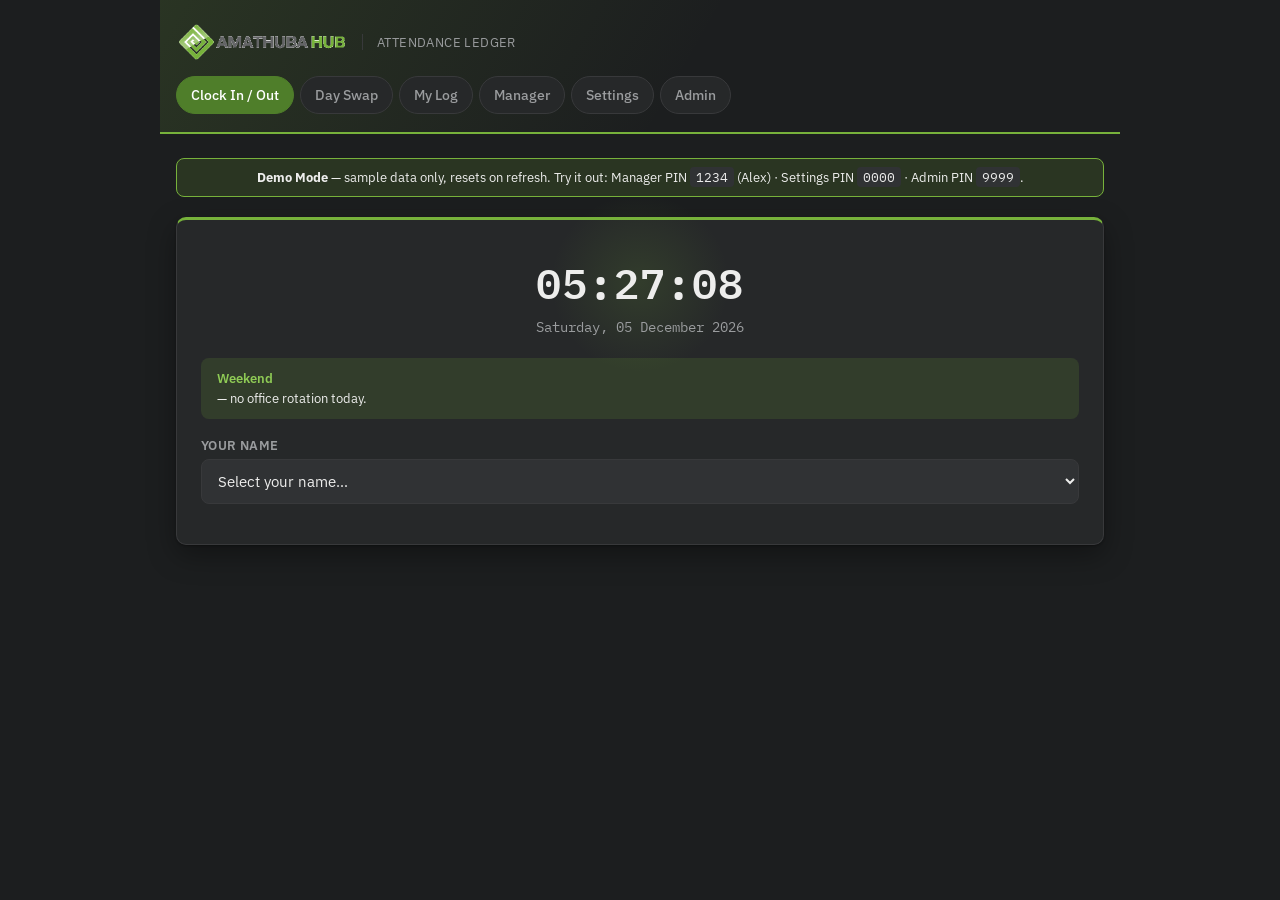
<file: amathuba-hub-demo.html>
<!doctype html>
<html lang="en">
<head>
<meta charset="UTF-8">
<meta name="viewport" content="width=device-width, initial-scale=1.0">
<title>Amathuba Hub — Attendance Ledger (Demo)</title>
<style>
@import url('https://fonts.googleapis.com/css2?family=Fraunces:opsz,wght@9..144,600;9..144,900&family=IBM+Plex+Sans:wght@400;500;600&family=IBM+Plex+Mono:wght@400;500;600&display=swap');

:root{
  --bg: #1C1E1F;
  --surface: #262829;
  --surface-alt: #303234;
  --ink: #EDEDEC;
  --ink-muted: #9A9C9E;
  --accent: #77B23B;
  --accent-dark: #4F7E2A;
  --accent-bright: #8FCB55;
  --accent-soft: rgba(119, 178, 59, 0.15);
  --teal: #4C9186;
  --teal-dark: #2E5F58;
  --danger: #B4525D;
  --danger-dark: #9B3A44;
  --border: #38393B;
  --radius: 10px;
}

*{box-sizing:border-box;}
html,body{margin:0;padding:0;color-scheme:dark;}
body{
  background:var(--bg);
  color:var(--ink);
  font-family:'IBM Plex Sans', system-ui, sans-serif;
  min-height:100vh;
}
#app{max-width:960px;margin:0 auto;padding:0 16px 60px;}

/* ---------- Top bar ---------- */
.topbar{
  display:flex;flex-direction:column;gap:14px;
  padding:22px 16px 18px;
  margin:0 -16px 24px;
  border-bottom:2px solid var(--accent);
  background:linear-gradient(120deg, var(--accent-soft) 0%, transparent 55%);
}
.brand{display:flex;align-items:center;gap:14px;flex-wrap:wrap;}
.brand-logo{height:40px;width:auto;display:block;}
.brand-tagline{
  font-size:12.5px;color:var(--ink-muted);letter-spacing:0.4px;text-transform:uppercase;
  padding-left:14px;border-left:1px solid var(--border);
  line-height:1.3;
}

.tabs{display:flex;gap:6px;flex-wrap:wrap;}
.tab{
  font-family:'IBM Plex Sans',sans-serif;
  font-size:13.5px;font-weight:500;
  padding:9px 14px;border-radius:999px;
  border:1px solid var(--border);
  background:var(--surface);
  color:var(--ink-muted);
  cursor:pointer;
  transition:background .15s, color .15s, border-color .15s;
}
.tab:hover{border-color:var(--ink-muted);color:var(--ink);}
.tab.active{background:var(--accent-dark);border-color:var(--accent-dark);color:#fff;}
.tab-admin.active{background:var(--danger-dark);border-color:var(--danger-dark);color:#fff;}
.tab:focus-visible, .btn:focus-visible, select:focus-visible, input:focus-visible, textarea:focus-visible{
  outline:2px solid var(--teal); outline-offset:2px;
}

/* ---------- Layout bits ---------- */
.card{
  background:var(--surface);
  border:1px solid var(--border);
  border-radius:var(--radius);
  padding:24px;
  margin-bottom:20px;
  box-shadow:0 1px 2px rgba(0,0,0,0.3), 0 10px 28px rgba(0,0,0,0.35);
}
.card--hero{
  border-top:3px solid var(--accent);
}
.card__title{
  font-family:'Fraunces',serif;font-weight:700;font-size:18px;
  margin:0 0 4px;
}
.card__sub{color:var(--ink-muted);font-size:13.5px;margin:0 0 18px;}

.field{display:flex;flex-direction:column;gap:6px;margin-bottom:16px;}
.field label{font-size:12.5px;font-weight:600;color:var(--ink-muted);text-transform:uppercase;letter-spacing:0.4px;}
select,input[type=date],input[type=time],input[type=datetime-local],input[type=text],input[type=password],textarea{
  font-family:'IBM Plex Sans',sans-serif;
  font-size:14.5px;
  padding:11px 12px;
  border-radius:8px;
  border:1px solid var(--border);
  background:var(--surface-alt);
  color:var(--ink);
}
textarea{resize:vertical;min-height:70px;font-family:'IBM Plex Sans',sans-serif;}

.btn{
  font-family:'IBM Plex Sans',sans-serif;
  font-size:14.5px;font-weight:600;
  padding:12px 20px;border-radius:8px;border:none;
  cursor:pointer;
  transition:transform .08s, opacity .12s;
}
.btn:active{transform:scale(0.98);}
.btn--primary{background:var(--accent-dark);color:#fff;}
.btn--primary:hover{filter:brightness(1.1);}
.btn--teal{background:var(--teal);color:#fff;}
.btn--teal:hover{background:var(--teal-dark);}
.btn--ghost{background:transparent;border:1px solid var(--border);color:var(--ink);}
.btn--ghost:hover{border-color:var(--ink-muted);}
.btn--danger{background:var(--danger);color:#fff;}
.btn--danger:hover{background:var(--danger-dark);}
.btn--sm{padding:7px 12px;font-size:12.5px;}
.btn[disabled]{opacity:0.45;cursor:not-allowed;}

.badge{
  display:inline-block;font-size:11.5px;font-weight:600;
  padding:3px 9px;border-radius:999px;letter-spacing:0.3px;
  text-transform:uppercase;
}
.badge--pending{background:#F2E6C9;color:#7A5A17;}
.badge--approved{background:#DCEAE7;color:var(--teal-dark);}
.badge--rejected{background:#F1DBDD;color:var(--danger-dark);}
.badge--late{background:#F1DBDD;color:var(--danger-dark);}
.badge--ontime{background:#DCEAE7;color:var(--teal-dark);}

/* ---------- Clock tab ---------- */
.clock-display{
  font-family:'IBM Plex Mono',monospace;
  text-align:center;padding:6px 0 22px;
  position:relative;
}
.clock-halo{
  position:absolute;
  top:50%;left:50%;
  width:180px;height:180px;
  transform:translate(-50%,-60%);
  background:radial-gradient(circle, var(--accent-soft) 0%, transparent 70%);
  z-index:0;
  pointer-events:none;
}
.clock-display .time{position:relative;z-index:1;font-size:42px;font-weight:600;color:var(--ink);letter-spacing:1px;}
.clock-display .date{position:relative;z-index:1;font-size:13.5px;color:var(--ink-muted);margin-top:4px;}

.stamp-btn{
  width:100%;padding:20px;font-size:17px;border-radius:12px;
  display:flex;align-items:center;justify-content:center;gap:10px;
  position:relative;
  overflow:visible;
}
.stamp-btn.stamped{animation:stamp .35s ease;}
.stamp-btn.stamped::after{
  content:'';
  position:absolute;
  inset:0;
  border-radius:12px;
  border:2px solid var(--accent-dark);
  animation:ringPulse .6s ease-out;
  pointer-events:none;
}
@keyframes stamp{
  0%{transform:scale(1) rotate(0);}
  35%{transform:scale(0.93) rotate(-2deg);}
  100%{transform:scale(1) rotate(0);}
}
@keyframes ringPulse{
  0%{transform:scale(1);opacity:0.9;}
  100%{transform:scale(1.15);opacity:0;}
}

.confirm-note{
  margin-top:14px;padding:12px 14px;border-radius:8px;
  background:var(--surface-alt);font-size:13.5px;color:var(--ink);
  font-family:'IBM Plex Mono',monospace;
}
.training-note{
  padding:14px 16px;border-radius:8px;
  background:var(--accent-soft);color:var(--ink);
  font-size:14px;font-weight:500;text-align:center;
  margin:0;
}

/* ---------- Ledger / list rows ---------- */
.ledger-row{
  display:flex;justify-content:space-between;align-items:center;gap:12px;
  padding:13px 0;border-bottom:1px dashed var(--border);
}
.ledger-row:last-child{border-bottom:none;}
.ledger-row__main{display:flex;flex-direction:column;gap:2px;}
.ledger-row__name{font-weight:600;font-size:14px;}
.ledger-row__meta{font-family:'IBM Plex Mono',monospace;font-size:12.5px;color:var(--ink-muted);}
.ledger-row__reason{font-size:12.5px;color:var(--ink-muted);margin-top:3px;max-width:420px;}
.ledger-row__actions{display:flex;gap:6px;flex-shrink:0;}
.day-summary{
  margin-bottom:18px;padding-bottom:4px;
  border-bottom:1px solid var(--border);
}
.day-summary:last-child{border-bottom:none;}
.day-summary__head{
  display:flex;justify-content:space-between;align-items:center;flex-wrap:wrap;gap:8px;
  margin-bottom:6px;
}
.day-summary__date{font-family:'Fraunces',serif;font-weight:700;font-size:15px;}
.empty-note{color:var(--ink-muted);font-size:13.5px;padding:10px 0;}

.section-heading{
  font-size:12.5px;font-weight:600;text-transform:uppercase;letter-spacing:0.5px;
  color:var(--ink-muted);margin:26px 0 10px;
}
.section-heading:first-child{margin-top:0;}

.schedule-banner{
  background:var(--accent-soft);
  border-radius:8px;
  padding:12px 16px;
  font-size:13px;
  color:var(--ink);
  margin-bottom:18px;
  display:flex;flex-direction:column;gap:3px;
}
.schedule-banner__label{font-weight:600;color:var(--accent-bright);}
.demo-banner{
  background:var(--accent-soft);
  border:1px solid var(--accent);
  border-radius:8px;
  padding:10px 16px;
  font-size:13px;
  color:var(--ink);
  margin-bottom:20px;
  text-align:center;
}
.demo-banner code{
  background:var(--surface-alt);
  padding:2px 6px;
  border-radius:4px;
  font-family:'IBM Plex Mono',monospace;
  font-size:12.5px;
}
.schedule-banner__warning{
  margin-top:6px;padding:8px 10px;border-radius:6px;
  background:#F1DBDD;color:var(--danger-dark);font-size:12.5px;font-weight:500;
}
.schedule-note{
  font-size:13px;color:var(--ink-muted);margin:0 0 16px;
}
.schedule-note strong{color:var(--accent-bright);}
.pin-gate{max-width:320px;margin:0 auto;text-align:center;}
.pin-gate .card__title{text-align:center;}

.emp-chip{
  display:inline-flex;align-items:center;gap:8px;
  background:var(--surface-alt);border-radius:999px;
  padding:6px 6px 6px 14px;font-size:13.5px;margin:4px 6px 4px 0;
}
.emp-chip button{
  border:none;background:var(--danger-dark);color:#fff;border-radius:50%;
  width:20px;height:20px;font-size:12px;cursor:pointer;line-height:1;
}

.danger-zone{border:1px solid var(--danger);border-radius:var(--radius);padding:18px;background:rgba(180,82,93,0.12);}
.danger-zone .card__title{color:var(--danger);}

.modal-overlay{
  position:fixed;inset:0;
  background:rgba(38,40,42,0.45);
  display:flex;align-items:center;justify-content:center;
  z-index:1000;
  padding:20px;
}
.modal-overlay.hidden{display:none;}
.modal-box{
  background:var(--surface);
  border-radius:var(--radius);
  padding:24px;
  max-width:380px;
  width:100%;
  box-shadow:0 10px 40px rgba(0,0,0,0.5);
}
.modal-box p{margin:0 0 16px;font-size:14.5px;color:var(--ink);line-height:1.4;}
.modal-actions{display:flex;justify-content:flex-end;gap:8px;}

@media (prefers-reduced-motion: reduce){
  .stamp-btn.stamped, .stamp-btn.stamped::after{animation:none;}
  .btn{transition:none;}
}

@media (max-width: 560px){
  .brand-logo{height:32px;}
  .brand-tagline{padding-left:0;border-left:none;flex-basis:100%;}
  .clock-display .time{font-size:32px;}
  .card{padding:18px;}
  .ledger-row{flex-direction:column;align-items:flex-start;}
  .ledger-row__actions{align-self:flex-end;}
}
</style>
</head>
<body>
<div id="app">
  <header class="topbar">
    <div class="brand">
      <img class="brand-logo" src="[data-uri]" alt="Amathuba Hub">
      <span class="brand-tagline">Attendance Ledger</span>
    </div>
    <nav class="tabs" id="tabs">
      <button class="tab active" data-tab="clock">Clock In / Out</button>
      <button class="tab" data-tab="swap">Day Swap</button>
      <button class="tab" data-tab="history">My Log</button>
      <button class="tab" data-tab="manager">Manager</button>
      <button class="tab" data-tab="settings">Settings</button>
      <button class="tab tab-admin" data-tab="admin">Admin</button>
    </nav>
  </header>
  <div class="demo-banner">
    <strong>Demo Mode</strong> — sample data only, resets on refresh. Try it out: Manager PIN <code>1234</code> (Alex) · Settings PIN <code>0000</code> · Admin PIN <code>9999</code>.
  </div>
  <main id="view"></main>
</div>

<div id="modalOverlay" class="modal-overlay hidden">
  <div class="modal-box">
    <p id="modalMessage"></p>
    <div class="field" id="modalInputWrap" style="display:none;">
      <input type="text" id="modalInput">
    </div>
    <div class="modal-actions">
      <button class="btn btn--ghost" id="modalCancelBtn">Cancel</button>
      <button class="btn btn--danger" id="modalConfirmBtn">Confirm</button>
    </div>
  </div>
</div>

<script>
// ---------------------------------------------------------------
// DEMO VERSION — this uses in-memory sample data only. Nothing here
// connects to any real database; refreshing the page resets everything.
// ---------------------------------------------------------------
const DEMO_STORE = {};

// ---------------------------------------------------------------
// Defaults live in state.settings so the Admin tab can change them
// at runtime. (Demo build: PINs below are sample values, safe to share.)
// ---------------------------------------------------------------
const KEY_EMPLOYEES = "amathuba_employees";
const KEY_ATTENDANCE = "amathuba_attendance";
const KEY_SWAPS = "amathuba_swaps";
const KEY_SETTINGS = "amathuba_settings";

const DEFAULT_EMPLOYEES = ["Alex", "Drew", "Morgan", "Casey", "Jordan", "Riley", "Taylor"];
const GROUP_A = ["Alex", "Jordan", "Taylor", "Morgan"];
const GROUP_B = ["Casey", "Riley", "Drew"];
const REQUIRED_HOURS = 8; // fixed daily target: leave time = clock-in time + this many hours

// Skills development classes: separate groups from the hybrid office groups above.
// Casey isn't in either — he stays on his normal hybrid schedule throughout.
const SKILLS_GROUP_1 = ["Alex", "Morgan", "Drew"];
const SKILLS_GROUP_2 = ["Riley", "Taylor", "Jordan"];

// Each block: Group 1 trains first, Group 2 trains immediately after.
// Hardcoded because the exact dates don't follow a clean formula month to month.
const SKILLS_BLOCKS = [
  {
    group1Dates: ["2026-08-17", "2026-08-18", "2026-08-19", "2026-08-20"],
    group2Dates: ["2026-08-21", "2026-08-24", "2026-08-25", "2026-08-26"]
  },
  {
    group1Dates: ["2026-09-21", "2026-09-22", "2026-09-23", "2026-09-24"],
    group2Dates: ["2026-09-25", "2026-09-28", "2026-09-29", "2026-09-30"]
  },
  {
    group1Dates: ["2026-10-14", "2026-10-15", "2026-10-16"],
    group2Dates: ["2026-10-19", "2026-10-20", "2026-10-21"]
  }
];

const DEFAULT_SETTINGS = {
  startTime: "08:00",
  scheduleAnchorMonday: "2026-07-27", // a known Monday
  anchorGroupAIsMWF: false,           // on that Monday, was Group A in on Mon/Wed/Fri?
  settingsPin: "0000",
  adminPin: "9999",
  managers: { "Alex": "1234" }         // name -> PIN, editable from the Admin tab
};

let state = {
  employees: [],
  attendance: [],
  swaps: [],
  settings: JSON.parse(JSON.stringify(DEFAULT_SETTINGS))
};

let managerUnlocked = false;
let managerName = "";
let settingsUnlocked = false;
let adminUnlocked = false;
let editingAttendanceId = null;
let editingSwapId = null;
let activeTab = "clock";
let selectedEmployee = "";
let historyEmployee = "";
let swapEmployee = "";
let pendingLateDraft = false; // whether the "late reason" panel is open

// ---------------- Storage helpers (in-memory demo store) ----------------
async function getData(key, fallback){
  return (key in DEMO_STORE) ? JSON.parse(JSON.stringify(DEMO_STORE[key])) : fallback;
}
async function setData(key, value){
  DEMO_STORE[key] = JSON.parse(JSON.stringify(value));
  return true;
}

async function loadState(){
  const [employeesRaw, attendance, swaps, settingsRaw] = await Promise.all([
    getData(KEY_EMPLOYEES, null),
    getData(KEY_ATTENDANCE, []),
    getData(KEY_SWAPS, []),
    getData(KEY_SETTINGS, null)
  ]);
  let employees = employeesRaw;
  if(employees === null){
    employees = DEFAULT_EMPLOYEES.slice();
    await setData(KEY_EMPLOYEES, employees);
  }
  let settings = settingsRaw;
  if(settings === null){
    settings = JSON.parse(JSON.stringify(DEFAULT_SETTINGS));
    await setData(KEY_SETTINGS, settings);
  } else {
    // fill in any new fields older saved settings might be missing
    settings = Object.assign({}, DEFAULT_SETTINGS, settings);
  }
  state = { employees, attendance, swaps, settings };
}

function uid(){
  return Date.now().toString(36) + Math.random().toString(36).slice(2,8);
}

// ---------------- Custom modal (replaces confirm/prompt/alert, which are
// blocked in some sandboxed preview contexts) ----------------
let modalState = { resolve: null, isPrompt: false };

function openModal({ message, isPrompt = false, defaultValue = '', confirmLabel = 'Confirm', danger = true, hideCancel = false }){
  return new Promise(resolve=>{
    modalState.resolve = resolve;
    modalState.isPrompt = isPrompt;
    document.getElementById('modalMessage').textContent = message;
    const wrap = document.getElementById('modalInputWrap');
    const input = document.getElementById('modalInput');
    if(isPrompt){
      wrap.style.display = 'block';
      input.value = defaultValue;
      setTimeout(()=>input.focus(), 50);
    } else {
      wrap.style.display = 'none';
    }
    const confirmBtn = document.getElementById('modalConfirmBtn');
    confirmBtn.textContent = confirmLabel;
    confirmBtn.className = 'btn ' + (danger ? 'btn--danger' : 'btn--primary');
    const cancelBtn = document.getElementById('modalCancelBtn');
    cancelBtn.style.display = hideCancel ? 'none' : 'inline-block';
    document.getElementById('modalOverlay').classList.remove('hidden');
  });
}

function closeModal(result){
  document.getElementById('modalOverlay').classList.add('hidden');
  if(modalState.resolve) modalState.resolve(result);
  modalState.resolve = null;
}

function askConfirm(message, confirmLabel = 'Confirm'){
  return openModal({ message, isPrompt: false, confirmLabel, danger: true });
}
function askPrompt(message, defaultValue = ''){
  return openModal({ message, isPrompt: true, defaultValue, confirmLabel: 'Save', danger: false });
}
function showAlert(message){
  return openModal({ message, isPrompt: false, confirmLabel: 'OK', danger: false, hideCancel: true });
}

function fmtDateTime(iso){
  const d = new Date(iso);
  return d.toLocaleDateString('en-ZA', { day:'2-digit', month:'short', year:'numeric' }) +
    "  " + d.toLocaleTimeString('en-ZA', { hour:'2-digit', minute:'2-digit', second:'2-digit', hour12:false });
}
function fmtDate(iso){
  const d = new Date(iso + "T00:00:00");
  return d.toLocaleDateString('en-ZA', { day:'2-digit', month:'short', year:'numeric' });
}

function lastRecordFor(name){
  const rows = state.attendance.filter(r => r.name === name);
  return rows.length ? rows[rows.length - 1] : null;
}

// Groups an employee's attendance into calendar days and sums worked hours
// per day by pairing consecutive clock-in/clock-out records.
function computeDailySummary(name){
  const recs = state.attendance.filter(r=>r.name===name).slice().sort((a,b)=> new Date(a.ts) - new Date(b.ts));
  const byDate = {};
  recs.forEach(r=>{
    const dateKey = toISODateLocal(new Date(r.ts));
    if(!byDate[dateKey]) byDate[dateKey] = [];
    byDate[dateKey].push(r);
  });
  const summaries = Object.keys(byDate).sort().reverse().map(dateKey=>{
    const dayRecs = byDate[dateKey];
    let totalMs = 0;
    let openIn = null;
    dayRecs.forEach(r=>{
      if(r.type === 'in'){ openIn = r; }
      else if(r.type === 'out' && openIn){
        totalMs += (new Date(r.ts) - new Date(openIn.ts));
        openIn = null;
      }
    });
    const stillClockedIn = openIn !== null;
    const totalHours = totalMs / (1000*60*60);
    return {
      date: dateKey,
      totalHours,
      met: totalHours >= REQUIRED_HOURS,
      stillClockedIn,
      records: dayRecs
    };
  });
  return summaries;
}

function formatHours(h){
  const hrs = Math.floor(h);
  const mins = Math.round((h - hrs) * 60);
  return `${hrs}h ${mins}m`;
}

function isLateNow(){
  const now = new Date();
  const [h, m] = (state.settings.startTime || "08:00").split(":").map(Number);
  const threshold = new Date(now);
  threshold.setHours(h, m, 0, 0);
  return now > threshold;
}

// ---------------- Hybrid schedule helpers ----------------
function mondayOf(date){
  const d = new Date(date);
  const day = d.getDay(); // 0 = Sun
  const diff = (day === 0) ? -6 : (1 - day);
  d.setDate(d.getDate() + diff);
  d.setHours(0,0,0,0);
  return d;
}

function isGroupAMWFForWeek(date){
  const anchor = new Date(state.settings.scheduleAnchorMonday + "T00:00:00");
  const weekMonday = mondayOf(date);
  const weeksDiff = Math.round((weekMonday - anchor) / (7*24*60*60*1000));
  const flipped = ((weeksDiff % 2) + 2) % 2 === 1;
  return flipped ? !state.settings.anchorGroupAIsMWF : state.settings.anchorGroupAIsMWF;
}

function officeGroupsForDate(date){
  const dow = date.getDay(); // 1=Mon..5=Fri
  const groupAisMWF = isGroupAMWFForWeek(date);
  if(dow === 1 || dow === 3 || dow === 5){
    return groupAisMWF ? { inOffice: GROUP_A, remote: GROUP_B } : { inOffice: GROUP_B, remote: GROUP_A };
  }
  if(dow === 2 || dow === 4){
    return groupAisMWF ? { inOffice: GROUP_B, remote: GROUP_A } : { inOffice: GROUP_A, remote: GROUP_B };
  }
  return { inOffice: [], remote: [] };
}

function toISODateLocal(d){
  const y = d.getFullYear();
  const m = String(d.getMonth()+1).padStart(2,'0');
  const day = String(d.getDate()).padStart(2,'0');
  return `${y}-${m}-${day}`;
}

// ---------------- Skills training overrides ----------------
function nextWeekday(dateStr){
  const d = new Date(dateStr + "T00:00:00");
  d.setDate(d.getDate() + 1);
  while(d.getDay() === 0 || d.getDay() === 6){ d.setDate(d.getDate() + 1); }
  return toISODateLocal(d);
}

// Checks whether, once `group`'s members are excluded, anyone is still
// scheduled in the office on `dateStr` per the normal hybrid rotation.
function hasCoverageExcluding(dateStr, excludeGroup){
  const d = new Date(dateStr + "T00:00:00");
  const { inOffice } = officeGroupsForDate(d);
  return inOffice.filter(n => !excludeGroup.includes(n)).length > 0;
}

// Returns 'training', 'comp-off', 'comp-blocked', or null for a given
// employee on a given date, based on the hardcoded skills training blocks.
function getTrainingStatus(name, dateStr){
  for(const block of SKILLS_BLOCKS){
    if(block.group1Dates.includes(dateStr) && SKILLS_GROUP_1.includes(name)) return 'training';
    if(block.group2Dates.includes(dateStr) && SKILLS_GROUP_2.includes(name)) return 'training';

    const group1CompDay = block.group2Dates[0]; // Group 2's first training day — always covered
    if(dateStr === group1CompDay && SKILLS_GROUP_1.includes(name)) return 'comp-off';

    const group2CompDay = nextWeekday(block.group2Dates[block.group2Dates.length - 1]);
    if(dateStr === group2CompDay && SKILLS_GROUP_2.includes(name)){
      return hasCoverageExcluding(dateStr, SKILLS_GROUP_2) ? 'comp-off' : 'comp-blocked';
    }
  }
  return null;
}

// Merges the normal hybrid in-office/remote split with skills-training
// overrides (training days, comp days off, and blocked comp days).
function officeStatusForDate(date){
  const dateStr = toISODateLocal(date);
  const base = officeGroupsForDate(date);
  let inOffice = base.inOffice.slice();
  let remote = base.remote.slice();
  const training = [];
  const compOff = [];
  const compBlocked = [];

  state.employees.forEach(name=>{
    const status = getTrainingStatus(name, dateStr);
    if(status === 'training'){
      training.push(name);
      inOffice = inOffice.filter(n=>n!==name);
      remote = remote.filter(n=>n!==name);
    } else if(status === 'comp-off'){
      compOff.push(name);
      inOffice = inOffice.filter(n=>n!==name);
      remote = remote.filter(n=>n!==name);
    } else if(status === 'comp-blocked'){
      compBlocked.push(name);
    }
  });

  return { inOffice, remote, training, compOff, compBlocked };
}

// Returns the next `count` weekday dates (YYYY-MM-DD) where `name` is scheduled
// in office (wantOffice=true) or scheduled remote (wantOffice=false).
function upcomingScheduleDates(name, wantOffice, count){
  const results = [];
  let d = new Date();
  d.setHours(0,0,0,0);
  let guard = 0;
  while(results.length < count && guard < 120){
    const dow = d.getDay();
    if(dow >= 1 && dow <= 5){
      const { inOffice } = officeGroupsForDate(d);
      const isOfficeDay = inOffice.includes(name);
      if(isOfficeDay === wantOffice){
        results.push(toISODateLocal(d));
      }
    }
    d.setDate(d.getDate()+1);
    guard++;
  }
  return results;
}

function personalWeekScheduleLabel(name){
  const days = ['Mon','Tue','Wed','Thu','Fri'];
  const today = new Date();
  const monday = mondayOf(today);
  const officeDays = [];
  for(let i=0;i<5;i++){
    const d = new Date(monday);
    d.setDate(monday.getDate()+i);
    const { inOffice } = officeGroupsForDate(d);
    if(inOffice.includes(name)) officeDays.push(days[i]);
  }
  return officeDays.length ? officeDays.join('/') : 'none';
}

// ---------------- Rendering shell ----------------
function setTab(tab){
  activeTab = tab;
  document.querySelectorAll('.tab').forEach(b=>{
    b.classList.toggle('active', b.dataset.tab === tab);
  });
  render();
}

document.getElementById('tabs').addEventListener('click', (e)=>{
  const btn = e.target.closest('.tab');
  if(!btn) return;
  setTab(btn.dataset.tab);
});

function render(){
  const view = document.getElementById('view');
  if(activeTab === 'clock') view.innerHTML = renderClockTab();
  else if(activeTab === 'swap') view.innerHTML = renderSwapTab();
  else if(activeTab === 'history') view.innerHTML = renderHistoryTab();
  else if(activeTab === 'manager') view.innerHTML = renderManagerTab();
  else if(activeTab === 'settings') view.innerHTML = renderSettingsTab();
  else if(activeTab === 'admin') view.innerHTML = renderAdminTab();
  attachHandlers();
}

// ---------------- Clock In / Out tab ----------------
function renderScheduleBanner(){
  const today = new Date();
  const status = officeStatusForDate(today);
  const { inOffice, remote, training, compOff, compBlocked } = status;

  if(inOffice.length === 0 && remote.length === 0 && training.length === 0){
    return `<div class="schedule-banner"><span class="schedule-banner__label">Weekend</span> — no office rotation today.</div>`;
  }

  let extra = '';
  if(training.length){
    extra += `<div><span class="schedule-banner__label">In training today:</span> ${training.map(escapeHtml).join(', ')} (in office, training room)</div>`;
  }
  if(compOff.length){
    extra += `<div><span class="schedule-banner__label">Comp day off today:</span> ${compOff.map(escapeHtml).join(', ')} (post-training)</div>`;
  }
  if(compBlocked.length){
    extra += `<div class="schedule-banner__warning">Note: comp day off for ${compBlocked.map(escapeHtml).join(', ')} postponed — no office coverage that day.</div>`;
  }

  return `
    <div class="schedule-banner">
      <div><span class="schedule-banner__label">In office today:</span> ${inOffice.length ? inOffice.map(escapeHtml).join(', ') : '—'}</div>
      <div><span class="schedule-banner__label">Remote today:</span> ${remote.length ? remote.map(escapeHtml).join(', ') : '—'}</div>
      ${extra}
    </div>
  `;
}

function renderClockTab(){
  const empOptions = state.employees.map(n=>`<option value="${escapeHtml(n)}" ${n===selectedEmployee?'selected':''}>${escapeHtml(n)}</option>`).join('');
  const noEmployees = state.employees.length === 0;

  let actionBlock = '';
  if(!noEmployees && selectedEmployee){
    const todayStr = toISODateLocal(new Date());
    const trainingStatus = getTrainingStatus(selectedEmployee, todayStr);

    if(trainingStatus === 'training'){
      actionBlock = `<p class="training-note">You're in skills training today — no clock-in needed. Have a great session!</p>`;
    } else if(trainingStatus === 'comp-off'){
      actionBlock = `<p class="training-note">You're on your comp day off today — no clock-in needed. Enjoy the day!</p>`;
    } else {
      const last = lastRecordFor(selectedEmployee);
      const nextAction = (last && last.type === 'in') ? 'out' : 'in';
      const willBeLate = nextAction === 'in' && isLateNow();

      if(nextAction === 'in' && willBeLate){
        actionBlock = `
          <div class="field">
            <label for="lateReason">Why the late clock-in?</label>
            <textarea id="lateReason" placeholder="e.g. traffic on the N1, load shedding delay..."></textarea>
          </div>
          <button class="btn btn--danger stamp-btn" id="clockActionBtn" data-action="in" data-late="1">Confirm Late Clock-In</button>
        `;
      } else if(nextAction === 'in'){
        actionBlock = `<button class="btn btn--primary stamp-btn" id="clockActionBtn" data-action="in" data-late="0">Clock In</button>`;
      } else {
        actionBlock = `<button class="btn btn--teal stamp-btn" id="clockActionBtn" data-action="out" data-late="0">Clock Out</button>`;
      }
    }
  }

  return `
    <div class="card card--hero">
      <div class="clock-display">
        <div class="clock-halo"></div>
        <div class="time" id="liveClock">--:--:--</div>
        <div class="date" id="liveDate"></div>
      </div>
      ${renderScheduleBanner()}

      ${noEmployees ? `<p class="empty-note">No employees have been added yet. Ask your Owner to add the team under the Owner tab.</p>` : `
      <div class="field">
        <label for="empSelect">Your name</label>
        <select id="empSelect">
          <option value="">Select your name…</option>
          ${empOptions}
        </select>
      </div>
      ${actionBlock}
      `}
      <div id="clockConfirm"></div>
    </div>
  `;
}

function tickClock(){
  const now = new Date();
  const t = document.getElementById('liveClock');
  const d = document.getElementById('liveDate');
  if(t) t.textContent = now.toLocaleTimeString('en-ZA', { hour12:false });
  if(d) d.textContent = now.toLocaleDateString('en-ZA', { weekday:'long', day:'2-digit', month:'long', year:'numeric' });
}
setInterval(tickClock, 1000);

// ---------------- Day Swap tab ----------------
function formatScheduleOption(dateStr){
  const d = new Date(dateStr + "T00:00:00");
  return d.toLocaleDateString('en-ZA', { weekday:'short', day:'2-digit', month:'short', year:'numeric' });
}

function renderSwapTab(){
  const empOptions = state.employees.map(n=>`<option value="${escapeHtml(n)}" ${n===swapEmployee?'selected':''}>${escapeHtml(n)}</option>`).join('');
  const mine = swapEmployee ? state.swaps.filter(s=>s.name===swapEmployee).slice().reverse() : [];

  let dayFields = `<p class="empty-note">Select your name to see your office days.</p>`;
  if(swapEmployee){
    const officeDates = upcomingScheduleDates(swapEmployee, true, 6);
    const remoteDates = upcomingScheduleDates(swapEmployee, false, 6);
    const fromOptions = officeDates.map(ds=>`<option value="${ds}">${formatScheduleOption(ds)}</option>`).join('');
    const toOptions = remoteDates.map(ds=>`<option value="${ds}">${formatScheduleOption(ds)}</option>`).join('');
    dayFields = `
      <p class="schedule-note">This week ${escapeHtml(swapEmployee)} is normally in on: <strong>${personalWeekScheduleLabel(swapEmployee)}</strong></p>
      <div class="field">
        <label for="fromDate">Day you need off (your upcoming office days)</label>
        <select id="fromDate">
          <option value="">Select a date…</option>
          ${fromOptions}
        </select>
      </div>
      <div class="field">
        <label for="toDate">Day you'll work instead (your upcoming remote days)</label>
        <select id="toDate">
          <option value="">Select a date…</option>
          ${toOptions}
        </select>
      </div>
    `;
  }

  return `
    <div class="card">
      <h2 class="card__title">Request an office day swap</h2>
      <p class="card__sub">Swap which day you're in the office, with a reason for the manager to review.</p>

      <div class="field">
        <label for="swapEmpSelect">Your name</label>
        <select id="swapEmpSelect">
          <option value="">Select your name…</option>
          ${empOptions}
        </select>
      </div>
      ${dayFields}
      ${swapEmployee ? `
      <div class="field">
        <label for="swapReason">Reason</label>
        <textarea id="swapReason" placeholder="e.g. dentist appointment, will make up the day on Saturday..."></textarea>
      </div>
      <button class="btn btn--primary" id="submitSwapBtn">Submit Request</button>
      ` : ''}
    </div>

    ${swapEmployee ? `
    <div class="card">
      <h2 class="card__title">Your requests</h2>
      ${mine.length === 0 ? `<p class="empty-note">No swap requests yet.</p>` : mine.map(s=>`
        <div class="ledger-row">
          <div class="ledger-row__main">
            <span class="ledger-row__name">Off ${fmtDate(s.fromDate)} → In ${fmtDate(s.toDate)}</span>
            <span class="ledger-row__reason">${escapeHtml(s.reason)}</span>
          </div>
          <span class="badge badge--${s.status}">${s.status}</span>
        </div>
      `).join('')}
    </div>` : ''}
  `;
}

// ---------------- My Log tab ----------------
function renderHistoryTab(){
  const empOptions = state.employees.map(n=>`<option value="${escapeHtml(n)}" ${n===historyEmployee?'selected':''}>${escapeHtml(n)}</option>`).join('');
  const dailySummaries = historyEmployee ? computeDailySummary(historyEmployee) : [];
  const swaps = historyEmployee ? state.swaps.filter(s=>s.name===historyEmployee).slice().reverse() : [];

  return `
    <div class="card">
      <h2 class="card__title">My Log</h2>
      <div class="field">
        <label for="historyEmpSelect">Your name</label>
        <select id="historyEmpSelect">
          <option value="">Select your name…</option>
          ${empOptions}
        </select>
      </div>

      ${historyEmployee ? `
        <div class="section-heading">Attendance</div>
        ${dailySummaries.length === 0 ? `<p class="empty-note">No attendance recorded yet.</p>` : dailySummaries.map(day=>`
          <div class="day-summary">
            <div class="day-summary__head">
              <span class="day-summary__date">${fmtDate(day.date)}</span>
            </div>
            ${day.records.map(r=>`
              <div class="ledger-row">
                <div class="ledger-row__main">
                  <span class="ledger-row__name">${r.type === 'in' ? 'Clocked In' : 'Clocked Out'}</span>
                  <span class="ledger-row__meta">${fmtDateTime(r.ts)}</span>
                  ${r.reason ? `<span class="ledger-row__reason">${escapeHtml(r.reason)}</span>` : ''}
                </div>
                ${r.type === 'in' ? `<span class="badge badge--${r.late ? 'late' : 'ontime'}">${r.late ? 'Late' : 'On time'}</span>` : ''}
              </div>
            `).join('')}
          </div>
        `).join('')}

        <div class="section-heading">Day Swap Requests</div>
        ${swaps.length === 0 ? `<p class="empty-note">No swap requests yet.</p>` : swaps.map(s=>`
          <div class="ledger-row">
            <div class="ledger-row__main">
              <span class="ledger-row__name">Off ${fmtDate(s.fromDate)} → In ${fmtDate(s.toDate)}</span>
              <span class="ledger-row__reason">${escapeHtml(s.reason)}</span>
            </div>
            <span class="badge badge--${s.status}">${s.status}</span>
          </div>
        `).join('')}
      ` : `<p class="empty-note">Select your name to see your history.</p>`}
    </div>
  `;
}

// ---------------- Manager tab ----------------
function renderManagerTab(){
  if(!managerUnlocked){
    const nameOptions = Object.keys(state.settings.managers).map(n=>`<option value="${escapeHtml(n)}">${escapeHtml(n)}</option>`).join('');
    return `
      <div class="card pin-gate">
        <h2 class="card__title">Manager Login</h2>
        <p class="card__sub">Sign in with your name and manager PIN.</p>
        <div class="field">
          <select id="managerNameInput">
            <option value="">Select your name…</option>
            ${nameOptions}
          </select>
        </div>
        <div class="field">
          <input type="password" id="managerPinInput" placeholder="PIN">
        </div>
        <button class="btn btn--primary" id="managerUnlockBtn">Unlock</button>
        <p class="empty-note" id="managerPinError"></p>
      </div>
    `;
  }
  return `
    <div class="card">
      <div style="display:flex;justify-content:space-between;align-items:flex-start;">
        <h2 class="card__title">Manager Dashboard — ${escapeHtml(managerName)}</h2>
        <button class="btn btn--ghost btn--sm" id="managerLockBtn">Lock</button>
      </div>
      ${renderApprovalsAndLog()}
    </div>
  `;
}

function renderApprovalsAndLog(){
  const pendingLate = state.attendance.filter(r=>r.late && r.reasonStatus==='pending').slice().reverse();
  const pendingSwaps = state.swaps.filter(s=>s.status==='pending').slice().reverse();
  const recent = state.attendance.slice().reverse().slice(0, 40);

  return `
    <div class="section-heading">Pending late-reason approvals</div>
    ${pendingLate.length === 0 ? `<p class="empty-note">Nothing pending.</p>` : pendingLate.map(r=>`
      <div class="ledger-row">
        <div class="ledger-row__main">
          <span class="ledger-row__name">${escapeHtml(r.name)}</span>
          <span class="ledger-row__meta">${fmtDateTime(r.ts)}</span>
          <span class="ledger-row__reason">${escapeHtml(r.reason)}</span>
        </div>
        <div class="ledger-row__actions">
          <button class="btn btn--teal btn--sm" data-approve-late="${r.id}">Approve</button>
          <button class="btn btn--danger btn--sm" data-reject-late="${r.id}">Reject</button>
        </div>
      </div>
    `).join('')}

    <div class="section-heading">Pending day-swap requests</div>
    ${pendingSwaps.length === 0 ? `<p class="empty-note">Nothing pending.</p>` : pendingSwaps.map(s=>`
      <div class="ledger-row">
        <div class="ledger-row__main">
          <span class="ledger-row__name">${escapeHtml(s.name)}</span>
          <span class="ledger-row__meta">Off ${fmtDate(s.fromDate)} → In ${fmtDate(s.toDate)}</span>
          <span class="ledger-row__reason">${escapeHtml(s.reason)}</span>
        </div>
        <div class="ledger-row__actions">
          <button class="btn btn--teal btn--sm" data-approve-swap="${s.id}">Approve</button>
          <button class="btn btn--danger btn--sm" data-reject-swap="${s.id}">Reject</button>
        </div>
      </div>
    `).join('')}

    <div class="section-heading">Full attendance log (most recent 40)</div>
    ${recent.length === 0 ? `<p class="empty-note">No records yet.</p>` : recent.map(r=>`
      <div class="ledger-row">
        <div class="ledger-row__main">
          <span class="ledger-row__name">${escapeHtml(r.name)} — ${r.type === 'in' ? 'In' : 'Out'}</span>
          <span class="ledger-row__meta">${fmtDateTime(r.ts)}</span>
          ${r.reason ? `<span class="ledger-row__reason">${escapeHtml(r.reason)}</span>` : ''}
        </div>
        <span class="badge badge--${r.late ? (r.reasonStatus || 'pending') : 'ontime'}">${r.late ? (r.reasonStatus || 'pending') : 'On time'}</span>
      </div>
    `).join('')}
  `;
}

// ---------------- Settings tab ----------------
function renderSettingsTab(){
  if(!settingsUnlocked){
    return `
      <div class="card pin-gate">
        <h2 class="card__title">Settings Access</h2>
        <p class="card__sub">Team, schedule, and attendance configuration.</p>
        <div class="field">
          <input type="password" id="settingsPinInput" placeholder="PIN">
        </div>
        <button class="btn btn--primary" id="settingsUnlockBtn">Unlock</button>
        <p class="empty-note" id="settingsPinError"></p>
      </div>
    `;
  }
  const chips = state.employees.map(n=>`
    <span class="emp-chip">${escapeHtml(n)} <button data-remove-emp="${escapeHtml(n)}" title="Remove">×</button></span>
  `).join('');

  return `
    <div class="card">
      <div style="display:flex;justify-content:space-between;align-items:flex-start;">
        <h2 class="card__title">Team</h2>
        <button class="btn btn--ghost btn--sm" id="settingsLockBtn">Lock</button>
      </div>
      <div class="field">
        <label for="newEmpInput">Add employee</label>
        <div style="display:flex;gap:8px;">
          <input type="text" id="newEmpInput" placeholder="Full name" style="flex:1;">
          <button class="btn btn--primary" id="addEmpBtn">Add</button>
        </div>
      </div>
      <div>${chips || '<p class="empty-note">No employees yet.</p>'}</div>
    </div>

    <div class="card">
      <h2 class="card__title">Attendance Settings</h2>
      <div class="field">
        <label for="startTimeInput">Official start time (clock-ins after this are marked late)</label>
        <input type="time" id="startTimeInput" value="${state.settings.startTime}">
      </div>
      <button class="btn btn--primary" id="saveSettingsBtn">Save Settings</button>
    </div>

    <div class="card">
      <h2 class="card__title">Hybrid Schedule</h2>
      <p class="card__sub">
        Group A (Alex, Jordan, Taylor, Morgan) and Group B (Casey, Riley, Drew) alternate
        Mon/Wed/Fri and Tue/Thu each week. If the rotation ever drifts, correct it here by picking
        a Monday and which group was in on Mon/Wed/Fri that week.
      </p>
      <div class="field">
        <label for="anchorMondayInput">A reference Monday</label>
        <input type="date" id="anchorMondayInput" value="${state.settings.scheduleAnchorMonday}">
      </div>
      <div class="field">
        <label for="anchorGroupInput">On that Monday's week, who was on Mon/Wed/Fri?</label>
        <select id="anchorGroupInput">
          <option value="true" ${state.settings.anchorGroupAIsMWF ? 'selected' : ''}>Group A (Alex, Jordan, Taylor, Morgan)</option>
          <option value="false" ${!state.settings.anchorGroupAIsMWF ? 'selected' : ''}>Group B (Casey, Riley, Drew)</option>
        </select>
      </div>
      <button class="btn btn--primary" id="saveScheduleBtn">Save Schedule</button>
    </div>

    <div class="card">
      <h2 class="card__title">Approvals &amp; Log</h2>
      ${renderApprovalsAndLog()}
    </div>
  `;
}

// ---------------- Admin tab (Riley only) ----------------
function renderAdminTab(){
  if(!adminUnlocked){
    return `
      <div class="card pin-gate">
        <h2 class="card__title">Admin Access</h2>
        <p class="card__sub">Full control — access, records, and data.</p>
        <div class="field">
          <input type="password" id="adminPinInput" placeholder="PIN">
        </div>
        <button class="btn btn--primary" id="adminUnlockBtn">Unlock</button>
        <p class="empty-note" id="adminPinError"></p>
      </div>
    `;
  }

  const managerRows = Object.entries(state.settings.managers).map(([name, pin])=>`
    <div class="ledger-row">
      <div class="ledger-row__main">
        <span class="ledger-row__name">${escapeHtml(name)}</span>
        <span class="ledger-row__meta">PIN: ${escapeHtml(pin)}</span>
      </div>
      <div class="ledger-row__actions">
        <button class="btn btn--ghost btn--sm" data-edit-manager="${escapeHtml(name)}">Change PIN</button>
        <button class="btn btn--danger btn--sm" data-remove-manager="${escapeHtml(name)}">Remove</button>
      </div>
    </div>
  `).join('');

  const attendanceRows = state.attendance.slice().reverse().map(r=>{
    if(editingAttendanceId === r.id){
      const empOpts = state.employees.map(n=>`<option value="${escapeHtml(n)}" ${n===r.name?'selected':''}>${escapeHtml(n)}</option>`).join('');
      return `
        <div class="ledger-row" style="flex-direction:column;align-items:stretch;">
          <div class="field"><label>Name</label><select id="editName-${r.id}">${empOpts}</select></div>
          <div class="field"><label>Type</label>
            <select id="editType-${r.id}">
              <option value="in" ${r.type==='in'?'selected':''}>Clock In</option>
              <option value="out" ${r.type==='out'?'selected':''}>Clock Out</option>
            </select>
          </div>
          <div class="field"><label>Timestamp</label><input type="datetime-local" id="editTs-${r.id}" value="${r.ts.slice(0,16)}"></div>
          <div class="field">
            <label><input type="checkbox" id="editLate-${r.id}" ${r.late?'checked':''}> Marked late</label>
          </div>
          <div class="field"><label>Reason</label><textarea id="editReason-${r.id}">${escapeHtml(r.reason || '')}</textarea></div>
          <div class="field"><label>Approval status</label>
            <select id="editStatus-${r.id}">
              <option value="pending" ${r.reasonStatus==='pending'?'selected':''}>Pending</option>
              <option value="approved" ${r.reasonStatus==='approved'?'selected':''}>Approved</option>
              <option value="rejected" ${r.reasonStatus==='rejected'?'selected':''}>Rejected</option>
            </select>
          </div>
          <div style="display:flex;gap:8px;">
            <button class="btn btn--teal btn--sm" data-save-attendance="${r.id}">Save</button>
            <button class="btn btn--ghost btn--sm" data-cancel-attendance="${r.id}">Cancel</button>
          </div>
        </div>
      `;
    }
    return `
      <div class="ledger-row">
        <div class="ledger-row__main">
          <span class="ledger-row__name">${escapeHtml(r.name)} — ${r.type === 'in' ? 'In' : 'Out'}</span>
          <span class="ledger-row__meta">${fmtDateTime(r.ts)}</span>
          ${r.reason ? `<span class="ledger-row__reason">${escapeHtml(r.reason)}</span>` : ''}
        </div>
        <div class="ledger-row__actions">
          <button class="btn btn--ghost btn--sm" data-edit-attendance="${r.id}">Edit</button>
          <button class="btn btn--danger btn--sm" data-delete-attendance="${r.id}">Delete</button>
        </div>
      </div>
    `;
  }).join('');

  const swapRows = state.swaps.slice().reverse().map(s=>{
    if(editingSwapId === s.id){
      const empOpts = state.employees.map(n=>`<option value="${escapeHtml(n)}" ${n===s.name?'selected':''}>${escapeHtml(n)}</option>`).join('');
      return `
        <div class="ledger-row" style="flex-direction:column;align-items:stretch;">
          <div class="field"><label>Name</label><select id="editSwapName-${s.id}">${empOpts}</select></div>
          <div class="field"><label>Day off</label><input type="date" id="editFrom-${s.id}" value="${s.fromDate}"></div>
          <div class="field"><label>Day instead</label><input type="date" id="editTo-${s.id}" value="${s.toDate}"></div>
          <div class="field"><label>Reason</label><textarea id="editSwapReason-${s.id}">${escapeHtml(s.reason)}</textarea></div>
          <div class="field"><label>Status</label>
            <select id="editSwapStatus-${s.id}">
              <option value="pending" ${s.status==='pending'?'selected':''}>Pending</option>
              <option value="approved" ${s.status==='approved'?'selected':''}>Approved</option>
              <option value="rejected" ${s.status==='rejected'?'selected':''}>Rejected</option>
            </select>
          </div>
          <div style="display:flex;gap:8px;">
            <button class="btn btn--teal btn--sm" data-save-swap="${s.id}">Save</button>
            <button class="btn btn--ghost btn--sm" data-cancel-swap="${s.id}">Cancel</button>
          </div>
        </div>
      `;
    }
    return `
      <div class="ledger-row">
        <div class="ledger-row__main">
          <span class="ledger-row__name">${escapeHtml(s.name)}</span>
          <span class="ledger-row__meta">Off ${fmtDate(s.fromDate)} → In ${fmtDate(s.toDate)}</span>
          <span class="ledger-row__reason">${escapeHtml(s.reason)}</span>
        </div>
        <div class="ledger-row__actions">
          <span class="badge badge--${s.status}">${s.status}</span>
          <button class="btn btn--ghost btn--sm" data-edit-swap="${s.id}">Edit</button>
          <button class="btn btn--danger btn--sm" data-delete-swap="${s.id}">Delete</button>
        </div>
      </div>
    `;
  }).join('');

  return `
    <div class="card">
      <div style="display:flex;justify-content:space-between;align-items:flex-start;">
        <h2 class="card__title">Access &amp; PINs</h2>
        <button class="btn btn--ghost btn--sm" id="adminLockBtn">Lock</button>
      </div>
      <div class="field">
        <label for="settingsPinInput2">Settings tab PIN</label>
        <div style="display:flex;gap:8px;">
          <input type="text" id="settingsPinInput2" value="${escapeHtml(state.settings.settingsPin)}" style="flex:1;">
          <button class="btn btn--primary btn--sm" id="saveSettingsPinBtn">Save</button>
        </div>
      </div>
      <div class="field">
        <label for="adminPinInput2">Admin tab PIN (this tab)</label>
        <div style="display:flex;gap:8px;">
          <input type="text" id="adminPinInput2" value="${escapeHtml(state.settings.adminPin)}" style="flex:1;">
          <button class="btn btn--primary btn--sm" id="saveAdminPinBtn">Save</button>
        </div>
      </div>
      <div class="section-heading">Managers</div>
      ${managerRows || '<p class="empty-note">No managers set up.</p>'}
      <div class="field" style="margin-top:14px;">
        <label for="newManagerName">Add manager</label>
        <div style="display:flex;gap:8px;">
          <select id="newManagerName" style="flex:1;">
            <option value="">Select name…</option>
            ${state.employees.filter(n=>!state.settings.managers[n]).map(n=>`<option value="${escapeHtml(n)}">${escapeHtml(n)}</option>`).join('')}
          </select>
          <input type="text" id="newManagerPin" placeholder="PIN" style="width:100px;">
          <button class="btn btn--primary btn--sm" id="addManagerBtn">Add</button>
        </div>
      </div>
    </div>

    <div class="card">
      <h2 class="card__title">Edit / Delete Attendance Records</h2>
      ${attendanceRows || '<p class="empty-note">No records yet.</p>'}
    </div>

    <div class="card">
      <h2 class="card__title">Edit / Delete Swap Requests</h2>
      ${swapRows || '<p class="empty-note">No swap requests yet.</p>'}
    </div>

    <div class="card danger-zone">
      <h2 class="card__title">Danger Zone</h2>
      <p class="card__sub">Permanently clears all attendance and swap records. Employee list is kept.</p>
      <button class="btn btn--danger" id="resetDataBtn">Reset All Attendance Data</button>
    </div>
  `;
}

function escapeHtml(str){
  return String(str).replace(/[&<>"']/g, c => ({'&':'&amp;','<':'&lt;','>':'&gt;','"':'&quot;',"'":'&#39;'}[c]));
}

// ---------------- Event handlers (delegated per-tab) ----------------
function attachHandlers(){
  if(activeTab === 'clock'){
    const empSelect = document.getElementById('empSelect');
    if(empSelect){
      empSelect.addEventListener('change', (e)=>{
        selectedEmployee = e.target.value;
        render();
      });
    }
    const actionBtn = document.getElementById('clockActionBtn');
    if(actionBtn){
      actionBtn.addEventListener('click', async ()=>{
        const action = actionBtn.dataset.action;
        const late = actionBtn.dataset.late === '1';
        let reason = null;
        if(late){
          const reasonEl = document.getElementById('lateReason');
          reason = reasonEl ? reasonEl.value.trim() : '';
          if(!reason){
            reasonEl.style.borderColor = 'var(--danger)';
            reasonEl.focus();
            return;
          }
        }
        actionBtn.disabled = true;
        const record = {
          id: uid(),
          name: selectedEmployee,
          type: action,
          ts: new Date().toISOString(),
          late: late,
          reason: reason,
          reasonStatus: late ? 'pending' : null
        };
        state.attendance.push(record);
        await setData(KEY_ATTENDANCE, state.attendance);
        actionBtn.classList.add('stamped');
        document.getElementById('clockConfirm').innerHTML =
          `<div class="confirm-note">Stamped: ${record.type === 'in' ? 'Clock-In' : 'Clock-Out'} at ${fmtDateTime(record.ts)}</div>`;
        setTimeout(()=>render(), 700);
      });
    }
  }

  if(activeTab === 'swap'){
    const sel = document.getElementById('swapEmpSelect');
    if(sel){
      sel.addEventListener('change', (e)=>{ swapEmployee = e.target.value; render(); });
    }
    const submitBtn = document.getElementById('submitSwapBtn');
    if(submitBtn){
      submitBtn.addEventListener('click', async ()=>{
        const name = document.getElementById('swapEmpSelect').value;
        const from = document.getElementById('fromDate').value;
        const to = document.getElementById('toDate').value;
        const reason = document.getElementById('swapReason').value.trim();
        if(!name || !from || !to || !reason){
          await showAlert('Please fill in your name, both dates, and a reason.');
          return;
        }
        submitBtn.disabled = true;
        state.swaps.push({
          id: uid(), name, fromDate: from, toDate: to, reason,
          status: 'pending', requestedAt: new Date().toISOString()
        });
        await setData(KEY_SWAPS, state.swaps);
        swapEmployee = name;
        render();
      });
    }
  }

  if(activeTab === 'history'){
    const sel = document.getElementById('historyEmpSelect');
    if(sel){
      sel.addEventListener('change', (e)=>{ historyEmployee = e.target.value; render(); });
    }
  }

  if(activeTab === 'manager'){
    const unlockBtn = document.getElementById('managerUnlockBtn');
    if(unlockBtn){
      unlockBtn.addEventListener('click', ()=>{
        const name = document.getElementById('managerNameInput').value;
        const val = document.getElementById('managerPinInput').value;
        if(name && state.settings.managers[name] && val === state.settings.managers[name]){
          managerUnlocked = true;
          managerName = name;
          render();
        } else {
          document.getElementById('managerPinError').textContent = 'Incorrect name or PIN.';
        }
      });
    }
    const lockBtn = document.getElementById('managerLockBtn');
    if(lockBtn){
      lockBtn.addEventListener('click', ()=>{ managerUnlocked = false; managerName = ""; render(); });
    }
    attachApprovalHandlers();
  }

  if(activeTab === 'settings'){
    const unlockBtn = document.getElementById('settingsUnlockBtn');
    if(unlockBtn){
      unlockBtn.addEventListener('click', ()=>{
        const val = document.getElementById('settingsPinInput').value;
        if(val === state.settings.settingsPin){ settingsUnlocked = true; render(); }
        else{ document.getElementById('settingsPinError').textContent = 'Incorrect PIN.'; }
      });
    }
    const lockBtn = document.getElementById('settingsLockBtn');
    if(lockBtn){
      lockBtn.addEventListener('click', ()=>{ settingsUnlocked = false; render(); });
    }
    const addBtn = document.getElementById('addEmpBtn');
    if(addBtn){
      addBtn.addEventListener('click', async ()=>{
        const input = document.getElementById('newEmpInput');
        const name = input.value.trim();
        if(!name) return;
        if(state.employees.includes(name)){ await showAlert('That name is already on the list.'); return; }
        state.employees.push(name);
        await setData(KEY_EMPLOYEES, state.employees);
        render();
      });
    }
    document.querySelectorAll('[data-remove-emp]').forEach(btn=>{
      btn.addEventListener('click', async ()=>{
        const name = btn.dataset.removeEmp;
        if(!(await askConfirm(`Remove ${name} from the employee list? Their past records stay in the log.`, 'Remove'))) return;
        state.employees = state.employees.filter(n=>n!==name);
        await setData(KEY_EMPLOYEES, state.employees);
        render();
      });
    });
    const saveSettingsBtn = document.getElementById('saveSettingsBtn');
    if(saveSettingsBtn){
      saveSettingsBtn.addEventListener('click', async ()=>{
        const val = document.getElementById('startTimeInput').value;
        if(!val) return;
        state.settings.startTime = val;
        await setData(KEY_SETTINGS, state.settings);
        render();
      });
    }
    const saveScheduleBtn = document.getElementById('saveScheduleBtn');
    if(saveScheduleBtn){
      saveScheduleBtn.addEventListener('click', async ()=>{
        const dateVal = document.getElementById('anchorMondayInput').value;
        const groupVal = document.getElementById('anchorGroupInput').value;
        if(!dateVal) return;
        const dow = new Date(dateVal + "T00:00:00").getDay();
        if(dow !== 1){
          await showAlert('Please pick a Monday for the reference date.');
          return;
        }
        state.settings.scheduleAnchorMonday = dateVal;
        state.settings.anchorGroupAIsMWF = (groupVal === 'true');
        await setData(KEY_SETTINGS, state.settings);
        render();
      });
    }
    attachApprovalHandlers();
  }

  if(activeTab === 'admin'){
    const unlockBtn = document.getElementById('adminUnlockBtn');
    if(unlockBtn){
      unlockBtn.addEventListener('click', ()=>{
        const val = document.getElementById('adminPinInput').value;
        if(val === state.settings.adminPin){ adminUnlocked = true; render(); }
        else{ document.getElementById('adminPinError').textContent = 'Incorrect PIN.'; }
      });
    }
    const lockBtn = document.getElementById('adminLockBtn');
    if(lockBtn){
      lockBtn.addEventListener('click', ()=>{ adminUnlocked = false; render(); });
    }

    const saveSettingsPinBtn = document.getElementById('saveSettingsPinBtn');
    if(saveSettingsPinBtn){
      saveSettingsPinBtn.addEventListener('click', async ()=>{
        const val = document.getElementById('settingsPinInput2').value.trim();
        if(!val) return;
        state.settings.settingsPin = val;
        await setData(KEY_SETTINGS, state.settings);
        render();
      });
    }
    const saveAdminPinBtn = document.getElementById('saveAdminPinBtn');
    if(saveAdminPinBtn){
      saveAdminPinBtn.addEventListener('click', async ()=>{
        const val = document.getElementById('adminPinInput2').value.trim();
        if(!val) return;
        state.settings.adminPin = val;
        await setData(KEY_SETTINGS, state.settings);
        render();
      });
    }
    const addManagerBtn = document.getElementById('addManagerBtn');
    if(addManagerBtn){
      addManagerBtn.addEventListener('click', async ()=>{
        const name = document.getElementById('newManagerName').value;
        const pin = document.getElementById('newManagerPin').value.trim();
        if(!name || !pin) return;
        state.settings.managers[name] = pin;
        await setData(KEY_SETTINGS, state.settings);
        render();
      });
    }
    document.querySelectorAll('[data-edit-manager]').forEach(btn=>{
      btn.addEventListener('click', async ()=>{
        const name = btn.dataset.editManager;
        const newPin = await askPrompt(`New PIN for ${name}:`, state.settings.managers[name]);
        if(newPin === null || !newPin.trim()) return;
        state.settings.managers[name] = newPin.trim();
        await setData(KEY_SETTINGS, state.settings);
        render();
      });
    });
    document.querySelectorAll('[data-remove-manager]').forEach(btn=>{
      btn.addEventListener('click', async ()=>{
        const name = btn.dataset.removeManager;
        if(!(await askConfirm(`Remove manager access for ${name}?`, 'Remove'))) return;
        delete state.settings.managers[name];
        await setData(KEY_SETTINGS, state.settings);
        render();
      });
    });

    document.querySelectorAll('[data-edit-attendance]').forEach(btn=>{
      btn.addEventListener('click', ()=>{ editingAttendanceId = btn.dataset.editAttendance; render(); });
    });
    document.querySelectorAll('[data-cancel-attendance]').forEach(btn=>{
      btn.addEventListener('click', ()=>{ editingAttendanceId = null; render(); });
    });
    document.querySelectorAll('[data-save-attendance]').forEach(btn=>{
      btn.addEventListener('click', async ()=>{
        const id = btn.dataset.saveAttendance;
        const rec = state.attendance.find(r=>r.id===id);
        if(!rec) return;
        rec.name = document.getElementById(`editName-${id}`).value;
        rec.type = document.getElementById(`editType-${id}`).value;
        const tsVal = document.getElementById(`editTs-${id}`).value;
        if(tsVal) rec.ts = new Date(tsVal).toISOString();
        rec.late = document.getElementById(`editLate-${id}`).checked;
        rec.reason = document.getElementById(`editReason-${id}`).value.trim() || null;
        rec.reasonStatus = document.getElementById(`editStatus-${id}`).value;
        await setData(KEY_ATTENDANCE, state.attendance);
        editingAttendanceId = null;
        render();
      });
    });
    document.querySelectorAll('[data-delete-attendance]').forEach(btn=>{
      btn.addEventListener('click', async ()=>{
        const id = btn.dataset.deleteAttendance;
        if(!(await askConfirm('Delete this attendance record permanently?', 'Delete'))) return;
        state.attendance = state.attendance.filter(r=>r.id!==id);
        await setData(KEY_ATTENDANCE, state.attendance);
        render();
      });
    });

    document.querySelectorAll('[data-edit-swap]').forEach(btn=>{
      btn.addEventListener('click', ()=>{ editingSwapId = btn.dataset.editSwap; render(); });
    });
    document.querySelectorAll('[data-cancel-swap]').forEach(btn=>{
      btn.addEventListener('click', ()=>{ editingSwapId = null; render(); });
    });
    document.querySelectorAll('[data-save-swap]').forEach(btn=>{
      btn.addEventListener('click', async ()=>{
        const id = btn.dataset.saveSwap;
        const rec = state.swaps.find(s=>s.id===id);
        if(!rec) return;
        rec.name = document.getElementById(`editSwapName-${id}`).value;
        rec.fromDate = document.getElementById(`editFrom-${id}`).value;
        rec.toDate = document.getElementById(`editTo-${id}`).value;
        rec.reason = document.getElementById(`editSwapReason-${id}`).value.trim();
        rec.status = document.getElementById(`editSwapStatus-${id}`).value;
        await setData(KEY_SWAPS, state.swaps);
        editingSwapId = null;
        render();
      });
    });
    document.querySelectorAll('[data-delete-swap]').forEach(btn=>{
      btn.addEventListener('click', async ()=>{
        const id = btn.dataset.deleteSwap;
        if(!(await askConfirm('Delete this swap request permanently?', 'Delete'))) return;
        state.swaps = state.swaps.filter(s=>s.id!==id);
        await setData(KEY_SWAPS, state.swaps);
        render();
      });
    });

    const resetBtn = document.getElementById('resetDataBtn');
    if(resetBtn){
      resetBtn.addEventListener('click', async ()=>{
        if(!(await askConfirm('This permanently deletes ALL attendance and swap records. Continue?', 'Continue'))) return;
        if(!(await askConfirm('Are you absolutely sure? This cannot be undone.', 'Yes, reset everything'))) return;
        state.attendance = [];
        state.swaps = [];
        await setData(KEY_ATTENDANCE, state.attendance);
        await setData(KEY_SWAPS, state.swaps);
        render();
      });
    }
  }
}

function attachApprovalHandlers(){
  document.querySelectorAll('[data-approve-late]').forEach(btn=>{
    btn.addEventListener('click', async ()=>{
      const id = btn.dataset.approveLate;
      const rec = state.attendance.find(r=>r.id===id);
      if(rec) rec.reasonStatus = 'approved';
      await setData(KEY_ATTENDANCE, state.attendance);
      render();
    });
  });
  document.querySelectorAll('[data-reject-late]').forEach(btn=>{
    btn.addEventListener('click', async ()=>{
      const id = btn.dataset.rejectLate;
      const rec = state.attendance.find(r=>r.id===id);
      if(rec) rec.reasonStatus = 'rejected';
      await setData(KEY_ATTENDANCE, state.attendance);
      render();
    });
  });
  document.querySelectorAll('[data-approve-swap]').forEach(btn=>{
    btn.addEventListener('click', async ()=>{
      const id = btn.dataset.approveSwap;
      const rec = state.swaps.find(s=>s.id===id);
      if(rec) rec.status = 'approved';
      await setData(KEY_SWAPS, state.swaps);
      render();
    });
  });
  document.querySelectorAll('[data-reject-swap]').forEach(btn=>{
    btn.addEventListener('click', async ()=>{
      const id = btn.dataset.rejectSwap;
      const rec = state.swaps.find(s=>s.id===id);
      if(rec) rec.status = 'rejected';
      await setData(KEY_SWAPS, state.swaps);
      render();
    });
  });
}

// ---------------- Init ----------------
document.getElementById('modalCancelBtn').addEventListener('click', ()=>{
  closeModal(modalState.isPrompt ? null : false);
});
document.getElementById('modalConfirmBtn').addEventListener('click', ()=>{
  if(modalState.isPrompt){
    closeModal(document.getElementById('modalInput').value);
  } else {
    closeModal(true);
  }
});
document.getElementById('modalOverlay').addEventListener('click', (e)=>{
  if(e.target.id === 'modalOverlay'){
    closeModal(modalState.isPrompt ? null : false);
  }
});
document.getElementById('modalInput').addEventListener('keydown', (e)=>{
  if(e.key === 'Enter'){ closeModal(document.getElementById('modalInput').value); }
});

(async function init(){
  await loadState();
  tickClock();
  render();
})();
</script>
</body>
</html>
</file>
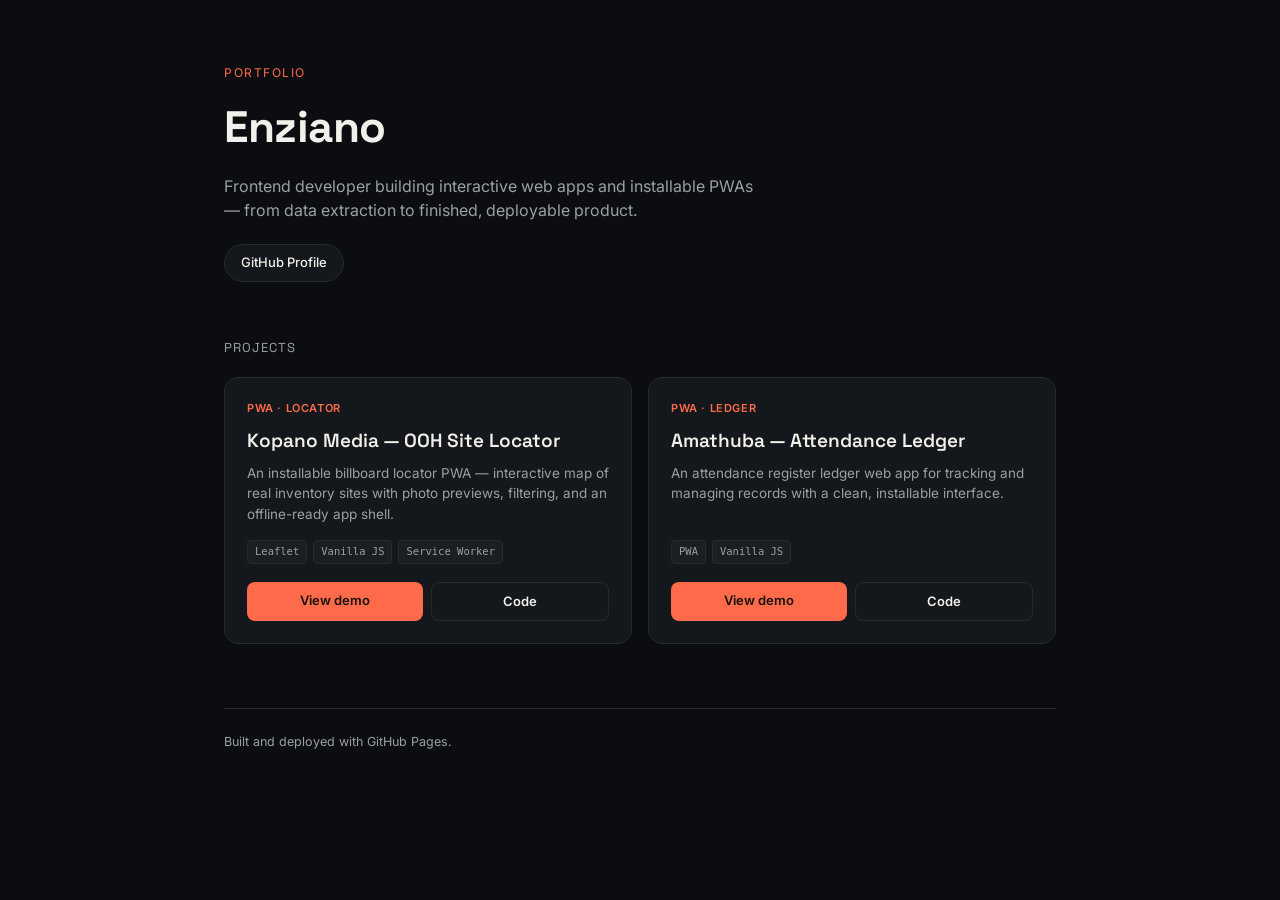
<file: portfolio-index.html>
<!DOCTYPE html>
<html lang="en">
<head>
<meta charset="UTF-8" />
<meta name="viewport" content="width=device-width, initial-scale=1" />
<title>Enziano — Portfolio</title>
<meta name="description" content="Frontend developer portfolio — interactive PWA demos and web apps." />
<meta name="theme-color" content="#0b0d10" />

<link rel="preconnect" href="https://fonts.googleapis.com">
<link rel="preconnect" href="https://fonts.gstatic.com" crossorigin>
<link href="https://fonts.googleapis.com/css2?family=Space+Grotesk:wght@500;600;700&family=Inter:wght@400;500;600&display=swap" rel="stylesheet">

<style>
  :root {
    --bg: #0b0d10;
    --surface: #14171b;
    --surface-alt: #1b1f24;
    --line: #262b31;
    --ink: #f2f0ea;
    --ink-mute: #9aa0a6;
    --accent: #ff6b4a;
    --accent-dim: #cc5539;
    --font-display: "Space Grotesk", sans-serif;
    --font-body: "Inter", -apple-system, sans-serif;
  }

  * { box-sizing: border-box; }
  html, body { margin: 0; padding: 0; }

  body {
    background: var(--bg);
    color: var(--ink);
    font-family: var(--font-body);
    line-height: 1.5;
  }

  .wrap {
    max-width: 880px;
    margin: 0 auto;
    padding: 64px 24px 80px;
  }

  header {
    margin-bottom: 56px;
  }

  .eyebrow {
    font-size: 12px;
    text-transform: uppercase;
    letter-spacing: 1.5px;
    color: var(--accent);
    margin-bottom: 12px;
  }

  h1 {
    font-family: var(--font-display);
    font-size: clamp(32px, 5vw, 44px);
    font-weight: 700;
    margin: 0 0 14px;
    letter-spacing: -0.5px;
  }

  .lede {
    font-size: 16px;
    color: var(--ink-mute);
    max-width: 540px;
    margin: 0;
  }

  .links {
    display: flex;
    gap: 10px;
    margin-top: 22px;
  }
  .links a {
    font-size: 13px;
    font-weight: 500;
    color: var(--ink);
    background: var(--surface);
    border: 1px solid var(--line);
    border-radius: 999px;
    padding: 8px 16px;
    text-decoration: none;
    transition: border-color .15s, color .15s;
  }
  .links a:hover { border-color: var(--accent); color: var(--accent); }

  .section-label {
    font-family: var(--font-display);
    font-size: 13px;
    text-transform: uppercase;
    letter-spacing: 1px;
    color: var(--ink-mute);
    margin-bottom: 20px;
  }

  .projects {
    display: grid;
    grid-template-columns: 1fr;
    gap: 16px;
  }
  @media (min-width: 640px) {
    .projects { grid-template-columns: 1fr 1fr; }
  }

  .card {
    background: var(--surface);
    border: 1px solid var(--line);
    border-radius: 14px;
    padding: 22px;
    display: flex;
    flex-direction: column;
    transition: border-color .15s, transform .15s;
  }
  .card:hover { border-color: var(--accent-dim); transform: translateY(-2px); }

  .card-tag {
    font-size: 11px;
    font-weight: 600;
    text-transform: uppercase;
    letter-spacing: 0.6px;
    color: var(--accent);
    margin-bottom: 10px;
  }

  .card h2 {
    font-family: var(--font-display);
    font-size: 19px;
    margin: 0 0 8px;
    font-weight: 600;
  }

  .card p {
    font-size: 13.5px;
    color: var(--ink-mute);
    margin: 0 0 16px;
    flex: 1;
  }

  .stack {
    display: flex;
    flex-wrap: wrap;
    gap: 6px;
    margin-bottom: 18px;
  }
  .stack span {
    font-size: 10.5px;
    font-family: "SFMono-Regular", Consolas, monospace;
    color: var(--ink-mute);
    background: var(--surface-alt);
    border: 1px solid var(--line);
    border-radius: 4px;
    padding: 3px 7px;
  }

  .card-actions {
    display: flex;
    gap: 8px;
  }
  .btn {
    flex: 1;
    text-align: center;
    font-size: 13px;
    font-weight: 600;
    text-decoration: none;
    padding: 9px 12px;
    border-radius: 8px;
    transition: filter .15s;
  }
  .btn:hover { filter: brightness(1.08); }
  .btn.primary { background: var(--accent); color: #16110d; }
  .btn.ghost { background: transparent; color: var(--ink); border: 1px solid var(--line); }

  .empty-note {
    font-size: 13px;
    color: var(--ink-mute);
    border: 1px dashed var(--line);
    border-radius: 12px;
    padding: 18px;
    text-align: center;
  }

  footer {
    margin-top: 64px;
    padding-top: 24px;
    border-top: 1px solid var(--line);
    font-size: 12.5px;
    color: var(--ink-mute);
  }
</style>
</head>
<body>
<div class="wrap">

  <header>
    <div class="eyebrow">Portfolio</div>
    <h1>Enziano</h1>
    <p class="lede">Frontend developer building interactive web apps and installable PWAs — from data extraction to finished, deployable product.</p>
    <div class="links">
      <a href="https://github.com/EisAAcs12" target="_blank" rel="noopener">GitHub Profile</a>
    </div>
  </header>

  <div class="section-label">Projects</div>

  <div class="projects">

    <div class="card">
      <div class="card-tag">PWA · Locator</div>
      <h2>Kopano Media — OOH Site Locator</h2>
      <p>An installable billboard locator PWA — interactive map of real inventory sites with photo previews, filtering, and an offline-ready app shell.</p>
      <div class="stack">
        <span>Leaflet</span><span>Vanilla JS</span><span>Service Worker</span>
      </div>
      <div class="card-actions">
        <a class="btn primary" href="./kopano-locator-demo/" target="_blank" rel="noopener">View demo</a>
        <a class="btn ghost" href="https://github.com/EisAAcs12/Portfolio-Demos/tree/main/kopano-locator-demo" target="_blank" rel="noopener">Code</a>
      </div>
    </div>

    <div class="card">
      <div class="card-tag">PWA · Ledger</div>
      <h2>Amathuba — Attendance Ledger</h2>
      <p>An attendance register ledger web app for tracking and managing records with a clean, installable interface.</p>
      <div class="stack">
        <span>PWA</span><span>Vanilla JS</span>
      </div>
      <div class="card-actions">
        <a class="btn primary" href="./amathuba-hub-demo/" target="_blank" rel="noopener">View demo</a>
        <a class="btn ghost" href="https://github.com/EisAAcs12/Portfolio-Demos/tree/main/amathuba-hub-demo" target="_blank" rel="noopener">Code</a>
      </div>
    </div>

    <!--
      To add a new project: copy one .card block above,
      update the tag / title / description / stack / links,
      and place the project's own folder in the repo root
      the same way as kopano-locator-demo/ and amathuba-hub-demo/.
    -->

  </div>

  <footer>
    Built and deployed with GitHub Pages.
  </footer>

</div>
</body>
</html>
</file>
